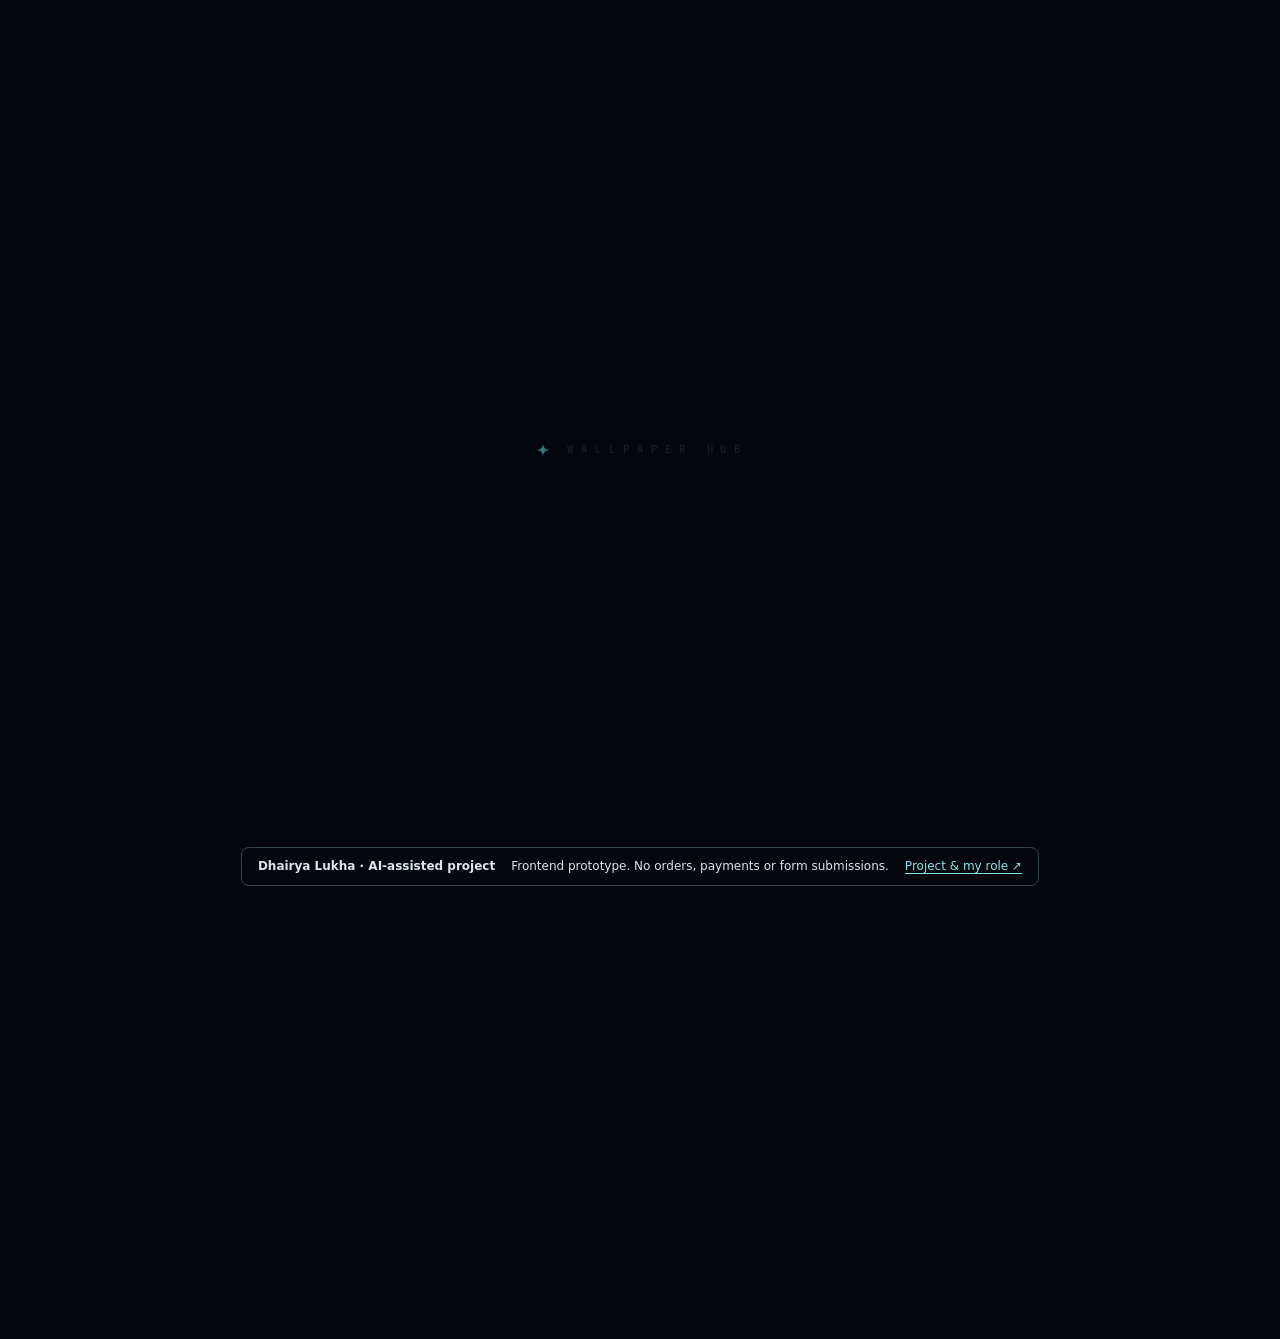
<file: index.html>
<!doctype html>
<html lang="en">
<head>
  <meta charset="utf-8">
  <meta name="viewport" content="width=device-width,initial-scale=1">
  <meta http-equiv="refresh" content="0;url=website/">
  <title>Wallpaper Hub — Dhairya Lukha</title>
  <meta name="description" content="Dhairya Lukha's AI-assisted interactive wallpaper project and website prototype.">
</head>
<body>
  <h1>Wallpaper Hub</h1>
  <p>An AI-assisted personal project by Dhairya Lukha.</p>
  <p><a href="website/">Open the website prototype</a> · <a href="wallpapers/">Try the wallpaper engine</a> · <a href="https://github.com/Dhairya-web/wallpaper-hub">Read the project overview</a></p>
</body>
</html>
</file>
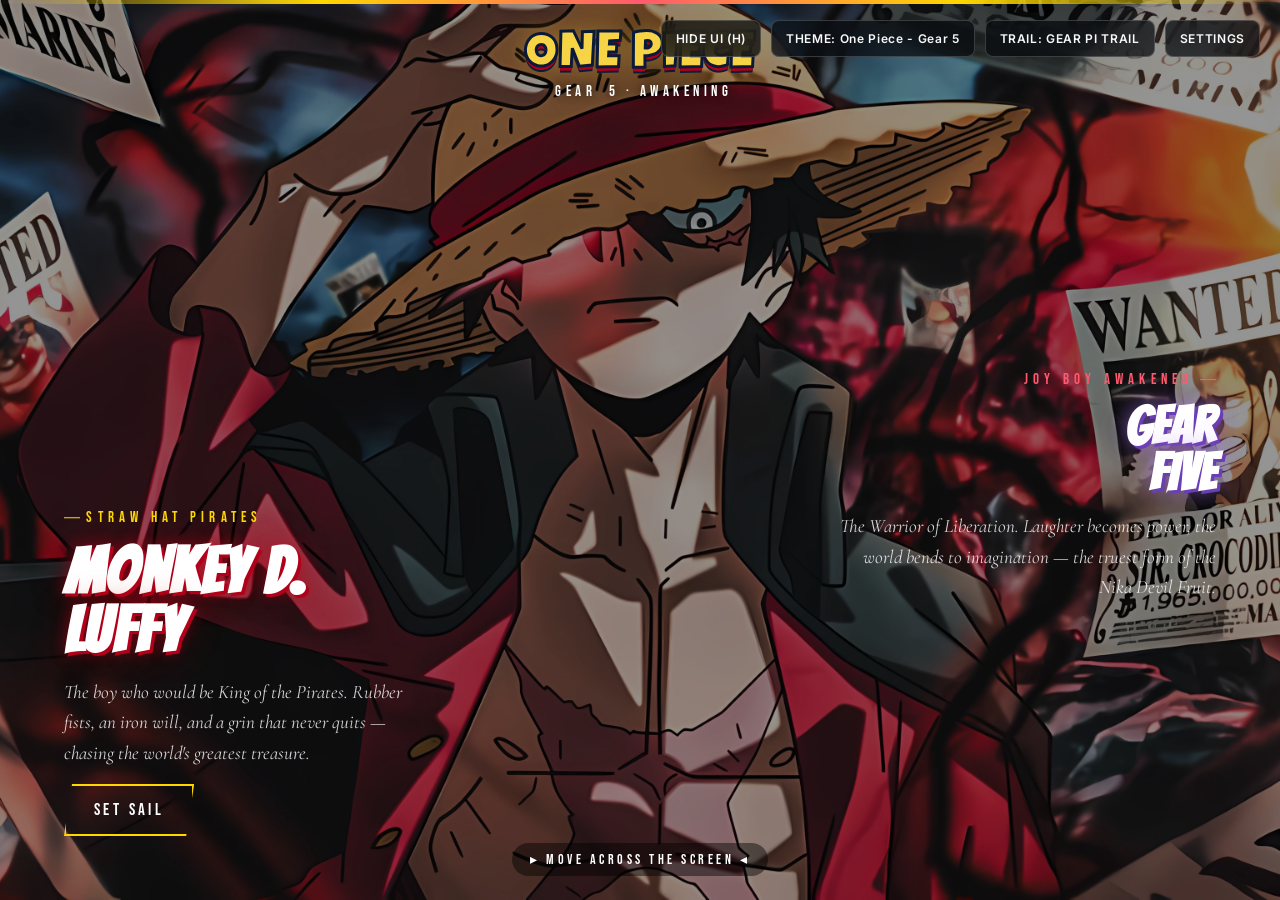
<file: wallpapers/index.html>
<!DOCTYPE html>
<html lang="en">

<head>
  <meta charset="utf-8">
  <meta name="viewport" content="width=device-width, initial-scale=1">
  <title>Interactive Reveal Wallpaper</title>
  <link rel="preconnect" href="https://fonts.googleapis.com">
  <link rel="preconnect" href="https://fonts.gstatic.com" crossorigin>
  <!-- Fonts are loaded dynamically -->
  <script src="assets/data/config.js"></script>
  <style>
    :root {
      --primary: #F4C430;
      --secondary: #ff5a6e;
      --logo-color: #F7D446;
      --logo-stroke: 3px #0a1a3a;
      --title-shadow: 3px 3px 0 #b3001a, 0 0 14px rgba(192, 0, 26, 0.5), 0 0 36px rgba(192, 0, 26, 0.3);
      --right-title-shadow: 3px 3px 0 #6a3fb3, 0 0 16px rgba(180, 120, 255, 0.5), 0 0 40px rgba(180, 120, 255, 0.3);
      --font-logo: 'Luckiest Guy', cursive;
      --font-title: 'Bangers', cursive;
      --font-eyebrow: 'Bebas Neue', sans-serif;
      --font-desc: 'Cormorant Garamond', serif;
    }

    * {
      margin: 0;
      padding: 0;
      box-sizing: border-box;
    }

    [hidden] {
      display: none !important;
    }

    html,
    body {
      height: 100%;
      background: #04060c;
      overflow: hidden;
    }

    .hero {
      position: relative;
      width: 100vw;
      height: 100vh;
      overflow: hidden;
      cursor: none;
    }

    .hero::before {
      content: '';
      position: absolute;
      top: 0;
      left: 0;
      right: 0;
      height: 4px;
      z-index: 20;
      background: linear-gradient(90deg, transparent, var(--primary), var(--secondary), var(--primary), transparent);
    }

    .hero-canvas {
      position: absolute;
      inset: 0;
      width: 100%;
      height: 100%;
      display: block;
      z-index: 0;
    }

    .content {
      position: absolute;
      inset: 0;
      z-index: 10;
      pointer-events: none;
    }

    .logo {
      position: absolute;
      top: 34px;
      left: 50%;
      transform: translateX(-50%);
      width: min(90vw, 960px);
      min-width: 0;
      z-index: 15;
      text-align: center;
      pointer-events: none;
    }

    .logo .op {
      font-family: var(--font-logo);
      font-size: clamp(40px, 4vw, 64px);
      line-height: 0.9;
      letter-spacing: 0.02em;
      color: var(--logo-color);
      -webkit-text-stroke: var(--logo-stroke);
      text-shadow:
        0 4px 0 #b3001a,
        0 6px 0 #0a1a3a,
        0 0 24px rgba(244, 196, 48, 0.45);
    }

    .logo .tag {
      margin-top: 2px;
      font-family: var(--font-eyebrow);
      font-size: 15px;
      letter-spacing: clamp(0.15em, 0.35vw, 0.5em);
      color: #fff;
      text-shadow: 0 0 8px rgba(0, 0, 0, 0.8);
      padding-left: 0.5em;
    }

    .left {
      position: absolute;
      bottom: 64px;
      left: 64px;
      width: 360px;
      min-width: 0;
      display: flex;
      flex-direction: column;
      gap: 16px;
    }

    .right {
      position: absolute;
      top: 54%;
      right: 64px;
      transform: translateY(-50%);
      width: 380px;
      min-width: 0;
      text-align: right;
      display: flex;
      flex-direction: column;
      gap: 14px;
      align-items: flex-end;
    }

    .eyebrow {
      font-family: var(--font-eyebrow);
      font-size: 15px;
      letter-spacing: 0.35em;
      color: var(--primary);
      padding-left: 1.4rem;
      position: relative;
    }

    .eyebrow::before {
      content: '';
      position: absolute;
      left: 0;
      top: 50%;
      transform: translateY(-50%);
      width: 1rem;
      height: 1.5px;
      background: var(--primary);
    }

    .right .eyebrow {
      color: var(--secondary);
      padding: 0 1.4rem 0 0;
    }

    .right .eyebrow::before {
      left: auto;
      right: 0;
      background: var(--secondary);
    }

    .title {
      font-family: var(--font-title);
      font-size: clamp(44px, 5vw, 78px);
      line-height: 0.92;
      color: #fff;
      letter-spacing: 0.02em;
      text-shadow: var(--title-shadow);
    }

    .right .title {
      font-size: clamp(38px, 4vw, 62px);
      color: #fff;
      text-shadow: var(--right-title-shadow);
    }

    .desc {
      font-family: var(--font-desc);
      font-style: italic;
      font-size: 19px;
      line-height: 1.6;
      color: rgba(255, 255, 255, 0.82);
    }

    .btn {
      font-family: var(--font-eyebrow);
      font-size: 17px;
      letter-spacing: 0.2em;
      padding: 14px 28px;
      background: transparent;
      color: #fff;
      border: 2px solid var(--primary);
      cursor: pointer;
      align-self: flex-start;
      position: relative;
      overflow: hidden;
      isolation: isolate;
      clip-path: polygon(8px 0%, 100% 0%, calc(100% - 8px) 100%, 0% 100%);
      pointer-events: all;
      transition: border-color .3s, color .3s;
    }

    .btn::after {
      content: '';
      position: absolute;
      inset: 0;
      background: var(--primary);
      transform: translateX(-105%) skewX(-8deg);
      transition: transform .38s cubic-bezier(.4, 0, .2, 1);
      z-index: -1;
    }

    .btn:hover {
      border-color: #ffe066;
      color: #1a0a00;
    }

    .btn:hover::after {
      transform: translateX(0) skewX(-8deg);
    }

    .hint {
      position: absolute;
      left: 50%;
      bottom: 24px;
      transform: translateX(-50%);
      z-index: 16;
      font-family: var(--font-eyebrow);
      letter-spacing: 0.25em;
      font-size: 14px;
      color: #fff;
      background: rgba(0, 0, 0, 0.45);
      padding: 8px 18px;
      border-radius: 999px;
      max-width: calc(100vw - 40px);
      text-align: center;
      pointer-events: none;
      transition: opacity .5s;
    }

    .logo .op,
    .logo .tag,
    .eyebrow,
    .title,
    .desc,
    .btn,
    .hint {
      min-width: 0;
      max-width: 100%;
      white-space: pre-line;
      overflow-wrap: anywhere;
      word-break: normal;
      hyphens: auto;
      unicode-bidi: plaintext;
    }

    .content, .logo, .hint {
      transition: opacity 0.4s ease;
    }
    body.ui-hidden .content,
    body.ui-hidden .logo,
    body.ui-hidden .hint {
      opacity: 0 !important;
      pointer-events: none;
    }

    .hero[data-theme="aeren-sol"] .logo {
      top: 38px;
      left: 54px;
      width: min(560px, calc(100vw - 108px));
      transform: none;
      text-align: left;
    }

    .hero[data-theme="aeren-sol"] .logo .op {
      font-size: clamp(38px, 3.6vw, 60px);
      letter-spacing: 0.08em;
      text-shadow: 0 0 22px rgba(82, 208, 211, 0.22);
    }

    .hero[data-theme="aeren-sol"] .logo .tag {
      padding-left: 0;
      letter-spacing: clamp(0.12em, 0.26vw, 0.34em);
    }

    .hero[data-theme="aeren-sol"] .left {
      left: 54px;
      bottom: 58px;
      width: min(390px, calc(48vw - 70px));
    }

    .hero[data-theme="aeren-sol"] .right {
      top: 190px;
      right: auto;
      left: 54px;
      width: min(350px, calc(45vw - 70px));
      transform: none;
      text-align: left;
      align-items: flex-start;
    }

    .hero[data-theme="aeren-sol"] .right .eyebrow {
      padding: 0 0 0 1.4rem;
    }

    .hero[data-theme="aeren-sol"] .right .eyebrow::before {
      right: auto;
      left: 0;
    }

    .hero[data-theme="aeren-sol"] .title,
    .hero[data-theme="aeren-sol"] .right .title {
      font-size: clamp(36px, 3.8vw, 60px);
      letter-spacing: 0.045em;
    }

    @media (max-width:680px) {
      .logo .op {
        font-size: 38px;
      }

      .logo .tag {
        font-size: 11px;
        letter-spacing: 0.3em;
      }

      .left {
        left: 22px;
        bottom: 34px;
        width: 62%;
      }

      .right {
        right: 22px;
        width: 58%;
      }

      .title {
        font-size: 42px;
      }

      .right .title {
        font-size: 34px;
      }

      .desc {
        font-size: 15px;
      }

      .btn {
        font-size: 14px;
        padding: 11px 18px;
      }

      .hero[data-theme="aeren-sol"] .logo {
        top: 24px;
        left: 22px;
        width: calc(100vw - 44px);
      }

      .hero[data-theme="aeren-sol"] .right {
        top: 142px;
        right: auto;
        left: 22px;
        width: 62%;
      }

      .hero[data-theme="aeren-sol"] .left {
        left: 22px;
        bottom: 34px;
        width: 62%;
      }
    }
  </style>
</head>

<body>
  <div class="hero" id="hero">
    <canvas class="hero-canvas" id="cv"></canvas>

    <div class="logo">
      <div class="op" id="ui-logoText"></div>
      <div class="tag" id="ui-logoSubText"></div>
    </div>

    <div class="content">
      <div class="left">
        <span class="eyebrow" id="ui-leftEyebrow"></span>
        <h1 class="title" id="ui-leftTitle"></h1>
        <p class="desc" id="ui-leftDesc"></p>
        <button class="btn" id="ui-buttonText" type="button"></button>
      </div>
      <div class="right">
        <span class="eyebrow" id="ui-rightEyebrow"></span>
        <h1 class="title" id="ui-rightTitle"></h1>
        <p class="desc" id="ui-rightDesc"></p>
      </div>
    </div>

    <div class="hint" id="hint"></div>
  </div>

  <script>
    (function () {
      // --- DOM Elements ---
      const hero = document.getElementById('hero');
      const canvas = document.getElementById('cv');
      // Lively's Chromium host can tear when `desynchronized` canvas rendering
      // is combined with a second compositing canvas. Use the stable path.
      const ctx = canvas.getContext('2d');
      const hint = document.getElementById('hint');
      const contentNodes = {
        logoText: document.getElementById('ui-logoText'),
        logoSubText: document.getElementById('ui-logoSubText'),
        leftEyebrow: document.getElementById('ui-leftEyebrow'),
        leftTitle: document.getElementById('ui-leftTitle'),
        leftDesc: document.getElementById('ui-leftDesc'),
        buttonText: document.getElementById('ui-buttonText'),
        rightEyebrow: document.getElementById('ui-rightEyebrow'),
        rightTitle: document.getElementById('ui-rightTitle'),
        rightDesc: document.getElementById('ui-rightDesc'),
        hintText: hint,
      };
      for (const node of Object.values(contentNodes)) node.dir = 'auto';

      // --- Constants ---
      let HEAD_RADIUS = 190;
      const MAX_RENDER_PIXELS = APP_CONFIG.settings?.maxRenderPixels || 2560 * 1440;
      const SETTINGS_SCHEMA_VERSION = 2;
      const SETTINGS_STORAGE_KEY = 'interactive-wallpaper-settings-v2';
      const LEGACY_SETTINGS_STORAGE_KEY = 'interactive-wallpaper-settings-v1';
      const TEXT_FIELD_DEFINITIONS = APP_CONFIG.controls?.textFields || {};
      const LIVELY_TEXT_PROPERTIES = Object.fromEntries(
        Object.entries(TEXT_FIELD_DEFINITIONS)
          .filter(([, definition]) => typeof definition?.propertyName === 'string')
          .map(([fieldId, definition]) => [definition.propertyName, fieldId]),
      );
      const runtimeThemes = APP_CONFIG.themes.filter(theme =>
        theme.enabled !== false || (
          APP_CONFIG.build?.mode === 'development' &&
          APP_CONFIG.build?.platform === 'browser' &&
          theme.developmentPreview === true
        )
      );

      if (!runtimeThemes.length) {
        throw new Error('No enabled wallpaper themes are configured.');
      }

      // --- State ---
      const mouse = { x: 0, y: 0 };
      const smooth = { x: 0, y: 0 };
      let trail = [];
      let isPaused = false;
      let animFrameId = null;
      let renderScale = 1;
      let lastFrameTime = 0;
      let pointerInitialized = false;
      let pointerActive = false;
      let headLastActive = 0;
      let activeTheme = runtimeThemes[0];
      let activeTrailId = activeTheme.settings.defaults.trailId;
      let activeSettings = {};
      let trailHeadScale = 1;
      let targetTrailHeadScale = 1;
      let nextTrailPointId = 0;
      let persistTextTimer = null;
      let pendingTextPersistence = null;
      let motionPreviewEnabled = true;
      const livingMotionState = {
        offsetX: 0,
        offsetY: 0,
        flowX: 0,
        flowY: 0,
        previousPointerX: 0,
        previousPointerY: 0,
        pointerReady: false,
      };
      let livingPetalParticles = [];
      let livingMoteParticles = [];
      let livingConstellationLinks = [];
      let livingMistLayers = [];
      const livingRegionBounds = new WeakMap();
      const livingRegionMeshes = new WeakMap();

      // --- Images ---
      const bottom = new Image(); // mask reveal
      const top = new Image(); // background
      let imageLoadGeneration = 0;
      let imagesReady = false;

      // --- Apply Theme from Config ---
      function getThemeById(themeId) {
        return runtimeThemes.find(theme => theme.id === themeId) || runtimeThemes[0];
      }

      function getThemeTrails(theme) {
        return Array.isArray(theme?.trails) ? theme.trails : [];
      }

      function getTrailOptions(themeId) {
        return getThemeTrails(getThemeById(themeId)).map(trailDefinition => trailDefinition.id);
      }

      function getTrailDefinition(theme, trailId) {
        return getThemeTrails(theme).find(trailDefinition => trailDefinition.id === trailId)
          || getThemeTrails(theme)[0];
      }

      function getActiveTrailDefinition() {
        return getTrailDefinition(activeTheme, activeTrailId);
      }

      function getThemeInteraction(theme = activeTheme) {
        return theme.interaction;
      }

      function getThemeCapabilities(theme) {
        return new Set(theme.settings?.capabilities || []);
      }

      function getThemeTextFields(theme) {
        const fields = Array.isArray(theme.settings?.textFields) ? theme.settings.textFields : [];
        return fields.filter(fieldId => Object.hasOwn(TEXT_FIELD_DEFINITIONS, fieldId));
      }

      function limitCodePoints(value, maximumLength) {
        return Array.from(value).slice(0, maximumLength).join('');
      }

      function normalizeTextValue(value, definition, options = {}) {
        if (typeof value !== 'string') return '';
        let normalized = value.replace(/\r\n?/g, '\n');
        if (options.decodeEscapedNewlines && definition.multiline) {
          normalized = normalized.replace(/\\n/g, '\n');
        }
        normalized = normalized
          .replace(/[\u0000-\u0008\u000B\u000C\u000E-\u001F\u007F]/g, '')
          .replace(/\t/g, ' ');

        if (!definition.multiline) {
          normalized = normalized.replace(/[ \t\r\n]+/g, ' ').trim();
        } else {
          const lines = normalized.split('\n').map(line => line.replace(/ {2,}/g, ' ').trim());
          const compactedLines = [];
          for (const line of lines) {
            const previousLine = compactedLines[compactedLines.length - 1];
            if (line || previousLine !== '') compactedLines.push(line);
          }
          while (compactedLines[0] === '') compactedLines.shift();
          while (compactedLines[compactedLines.length - 1] === '') compactedLines.pop();
          const maximumLines = Number.isInteger(definition.maxLines) ? definition.maxLines : compactedLines.length;
          normalized = compactedLines.slice(0, maximumLines).join('\n');
        }

        return limitCodePoints(normalized, definition.maxLength);
      }

      function sanitizeTextOverrides(theme, candidate = {}, options = {}) {
        const capabilities = getThemeCapabilities(theme);
        if (!capabilities.has('textCustomization') || !candidate || typeof candidate !== 'object' || Array.isArray(candidate)) {
          return {};
        }
        const overrides = {};
        for (const fieldId of getThemeTextFields(theme)) {
          if (!Object.hasOwn(candidate, fieldId)) continue;
          const definition = TEXT_FIELD_DEFINITIONS[fieldId];
          const fallback = normalizeTextValue(theme.content?.[fieldId] || '', definition);
          const normalized = normalizeTextValue(candidate[fieldId], definition, options);
          if (definition.required && !normalized) continue;
          if (normalized === fallback) continue;
          overrides[fieldId] = normalized;
        }
        return overrides;
      }

      function resolveThemeContent(theme = activeTheme, overrides = activeSettings.textOverrides || {}) {
        const resolved = {};
        for (const [fieldId, node] of Object.entries(contentNodes)) {
          void node;
          const definition = TEXT_FIELD_DEFINITIONS[fieldId];
          const fallback = definition
            ? normalizeTextValue(theme.content?.[fieldId] || '', definition)
            : String(theme.content?.[fieldId] || '');
          resolved[fieldId] = Object.hasOwn(overrides, fieldId) ? overrides[fieldId] : fallback;
        }
        return resolved;
      }

      function renderThemeContent() {
        const resolved = resolveThemeContent();
        for (const [fieldId, node] of Object.entries(contentNodes)) {
          const value = resolved[fieldId] || '';
          node.textContent = value;
          node.hidden = value.length === 0;
        }
      }

      function clampControlValue(controlName, value, fallback) {
        const definition = APP_CONFIG.controls?.[controlName];
        const numericValue = Number(value);
        if (!definition || !Number.isFinite(numericValue)) return fallback;
        return Math.min(definition.max, Math.max(definition.min, numericValue));
      }

      function sanitizeThemeSettings(theme, candidate = {}) {
        const defaults = theme.settings?.defaults || {};
        const capabilities = getThemeCapabilities(theme);
        const trailOptions = getTrailOptions(theme.id);
        const fallbackTrailId = trailOptions.includes(defaults.trailId)
          ? defaults.trailId
          : trailOptions[0];
        const settings = {
          trailId: trailOptions.includes(candidate.trailId) ? candidate.trailId : fallbackTrailId,
          artworkMotion: capabilities.has('artworkMotion')
            ? (typeof candidate.artworkMotion === 'boolean'
              ? candidate.artworkMotion
              : defaults.artworkMotion !== false)
            : false,
          showUi: capabilities.has('uiVisibility')
            ? (typeof candidate.showUi === 'boolean' ? candidate.showUi : defaults.showUi !== false)
            : true,
          showSettingsButton: capabilities.has('settingsButtonVisibility')
            ? (typeof candidate.showSettingsButton === 'boolean'
              ? candidate.showSettingsButton
              : defaults.showSettingsButton !== false)
            : false,
          textOverrides: capabilities.has('textCustomization')
            ? sanitizeTextOverrides(theme, candidate.textOverrides || {})
            : {},
        };

        for (const controlName of ['headSize', 'trailPersistence', 'effectIntensity', 'glowStrength', 'backgroundDimming']) {
          const fallback = Number(defaults[controlName]);
          settings[controlName] = capabilities.has(controlName)
            ? clampControlValue(controlName, candidate[controlName], fallback)
            : fallback;
        }

        const performanceOptions = APP_CONFIG.controls?.performanceMode?.options || ['balanced'];
        const requestedPerformance = candidate.performanceMode || defaults.performanceMode;
        settings.performanceMode = capabilities.has('performanceMode') && performanceOptions.includes(requestedPerformance)
          ? requestedPerformance
          : (performanceOptions.includes(defaults.performanceMode) ? defaults.performanceMode : performanceOptions[0]);
        return settings;
      }

      function createEmptyStoredSettings() {
        return { schemaVersion: SETTINGS_SCHEMA_VERSION, themes: {} };
      }

      function readStorageValue(storageKey) {
        try {
          const rawValue = localStorage.getItem(storageKey);
          if (!rawValue) return null;
          const parsed = JSON.parse(rawValue);
          return parsed && typeof parsed === 'object' && !Array.isArray(parsed) ? parsed : null;
        } catch (error) {
          return null;
        }
      }

      function readStoredSettings() {
        if (!APP_CONFIG.settings?.persistSettings) return createEmptyStoredSettings();
        const current = readStorageValue(SETTINGS_STORAGE_KEY);
        if (current?.schemaVersion === SETTINGS_SCHEMA_VERSION &&
          current.themes &&
          typeof current.themes === 'object' &&
          !Array.isArray(current.themes)) {
          return current;
        }
        const legacyThemes = readStorageValue(LEGACY_SETTINGS_STORAGE_KEY);
        return {
          schemaVersion: SETTINGS_SCHEMA_VERSION,
          themes: legacyThemes || {},
        };
      }

      function writeThemeSettings(themeId, settingsSnapshot) {
        if (!APP_CONFIG.settings?.persistSettings || !themeId) return;
        try {
          const stored = readStoredSettings();
          const trailDefaultRevision = getThemeById(themeId)?.settings?.trailDefaultRevision;
          stored.themes[themeId] = {
            ...settingsSnapshot,
            ...(typeof trailDefaultRevision === 'string' && trailDefaultRevision
              ? { trailDefaultRevision }
              : {}),
          };
          localStorage.setItem(SETTINGS_STORAGE_KEY, JSON.stringify(stored));
          localStorage.removeItem(LEGACY_SETTINGS_STORAGE_KEY);
        } catch (error) {
          // Wallpaper hosts may disable storage. Runtime settings still work.
        }
      }

      function flushScheduledThemeSettingsPersistence() {
        clearTimeout(persistTextTimer);
        persistTextTimer = null;
        if (!pendingTextPersistence) return;
        const pending = pendingTextPersistence;
        pendingTextPersistence = null;
        writeThemeSettings(pending.themeId, pending.settings);
      }

      function persistThemeSettings() {
        if (!APP_CONFIG.settings?.persistSettings || !activeTheme) return;
        flushScheduledThemeSettingsPersistence();
        writeThemeSettings(activeTheme.id, {
          ...activeSettings,
          textOverrides: { ...(activeSettings.textOverrides || {}) },
        });
      }

      function scheduleThemeSettingsPersistence() {
        if (!APP_CONFIG.settings?.persistSettings || !activeTheme) return;
        clearTimeout(persistTextTimer);
        pendingTextPersistence = {
          themeId: activeTheme.id,
          settings: {
            ...activeSettings,
            textOverrides: { ...(activeSettings.textOverrides || {}) },
          },
        };
        persistTextTimer = setTimeout(flushScheduledThemeSettingsPersistence, 250);
      }

      function loadThemeSettings(theme) {
        const defaults = theme.settings?.defaults || {};
        const stored = readStoredSettings().themes[theme.id] || {};
        const configuredTrailRevision = theme.settings?.trailDefaultRevision;
        const shouldApplyNewTrailDefault = typeof configuredTrailRevision === 'string' &&
          configuredTrailRevision && stored.trailDefaultRevision !== configuredTrailRevision;
        return sanitizeThemeSettings(theme, {
          ...defaults,
          ...stored,
          ...(shouldApplyNewTrailDefault ? { trailId: defaults.trailId } : {}),
        });
      }

      function startDrawingWhenImagesReady(generation) {
        if (generation !== imageLoadGeneration) return;
        const currentImagesReady = top.complete && top.naturalWidth > 0 &&
          bottom.complete && bottom.naturalWidth > 0;
        if (!currentImagesReady) return;

        imagesReady = true;
        document.body.dataset.imageState = 'ready';
        lastFrameTime = 0;
        if (!isPaused) {
          if (animFrameId) cancelAnimationFrame(animFrameId);
          animFrameId = requestAnimationFrame(draw);
        }
      }

      function loadThemeImages(theme) {
        const generation = ++imageLoadGeneration;
        imagesReady = false;
        document.body.dataset.imageState = 'loading';
        if (animFrameId) {
          cancelAnimationFrame(animFrameId);
          animFrameId = null;
        }

        const handleLoad = () => startDrawingWhenImagesReady(generation);
        const handleError = event => {
          if (generation !== imageLoadGeneration) return;
          imagesReady = false;
          document.body.dataset.imageState = 'error';
          const failedSource = event.currentTarget?.currentSrc || event.currentTarget?.src || 'unknown image';
          console.error(`Wallpaper artwork failed to load: ${failedSource}`);
        };

        top.onload = handleLoad;
        bottom.onload = handleLoad;
        top.onerror = handleError;
        bottom.onerror = handleError;
        top.src = theme.assets.imageAtRest;
        bottom.src = theme.assets.imageInTrail;

        // Cached local images can already be complete before a load event is observed.
        startDrawingWhenImagesReady(generation);
      }

      function applyTheme(themeId, preferredTrailId) {
        flushScheduledThemeSettingsPersistence();
        const theme = getThemeById(themeId);
        const trailOptions = getTrailOptions(theme.id);
        activeTheme = theme;
        activeSettings = loadThemeSettings(theme);
        if (query.get('motion') === 'on' &&
          theme.motion?.enabled === true &&
          getThemeCapabilities(theme).has('artworkMotion')) {
          activeSettings.artworkMotion = true;
        }
        if (trailOptions.includes(preferredTrailId)) activeSettings.trailId = preferredTrailId;
        activeTrailId = activeSettings.trailId;
        trailHeadScale = activeSettings.headSize / 100;
        targetTrailHeadScale = trailHeadScale;
        document.body.classList.toggle('ui-hidden', !activeSettings.showUi);
        hero.dataset.theme = theme.id;
        motionPreviewEnabled = theme.motion?.enabled === true && query.get('motion') !== 'off';
        resetTrail();
        resetLivingMotion();

        // Render immutable defaults plus sanitized plain-text customer overrides.
        renderThemeContent();

        // Inject CSS Colors
        const root = document.documentElement;
        root.style.setProperty('--primary', theme.colors.primary);
        root.style.setProperty('--secondary', theme.colors.secondary);
        root.style.setProperty('--logo-color', theme.colors.logoColor);
        root.style.setProperty('--logo-stroke', theme.colors.logoStroke);
        root.style.setProperty('--title-shadow', theme.colors.titleShadow);
        root.style.setProperty('--right-title-shadow', theme.colors.rightTitleShadow);

        if (theme.fonts) {
          let fontLink = document.getElementById('dynamic-fonts');
          if (fontLink) fontLink.remove();
          const families = Object.values(theme.fonts).map(f => f.replace(/ /g, '+') + ':wght@400;700').join('&family=');
          if (families) {
            fontLink = document.createElement('link');
            fontLink.id = 'dynamic-fonts';
            fontLink.rel = 'stylesheet';
            fontLink.href = `https://fonts.googleapis.com/css2?family=${families}&display=swap`;
            document.head.appendChild(fontLink);
          }
          root.style.setProperty('--font-logo', `'${theme.fonts.logo}', sans-serif`);
          root.style.setProperty('--font-title', `'${theme.fonts.title}', sans-serif`);
          root.style.setProperty('--font-eyebrow', `'${theme.fonts.eyebrow}', sans-serif`);
          root.style.setProperty('--font-desc', `'${theme.fonts.desc}', sans-serif`);
        }

        // Load the current pair as one generation so theme changes cannot strand the render loop.
        loadThemeImages(theme);

        document.title = theme.themeName;
      }

      function setRuntimeSetting(settingName, value, options = {}) {
        const previousTrailId = activeSettings.trailId;
        const previousPerformanceMode = activeSettings.performanceMode;
        const previousArtworkMotion = activeSettings.artworkMotion;
        const previousShowUi = activeSettings.showUi;
        activeSettings = sanitizeThemeSettings(activeTheme, { ...activeSettings, [settingName]: value });
        activeTrailId = activeSettings.trailId;
        targetTrailHeadScale = activeSettings.headSize / 100;
        document.body.classList.toggle('ui-hidden', !activeSettings.showUi);

        if (activeTrailId !== previousTrailId) resetTrail();
        if (activeSettings.performanceMode !== previousPerformanceMode) resize();
        if (activeSettings.artworkMotion !== previousArtworkMotion) {
          resetLivingMotion();
        }
        if (previousShowUi && !activeSettings.showUi) setSettingsPanelOpen(false);
        if (options.persist !== false) persistThemeSettings();
        updateDevButtonLabels();
        updateSettingsControls();
      }

      function setRuntimeTextSetting(fieldId, value, options = {}) {
        if (!getThemeCapabilities(activeTheme).has('textCustomization')) return;
        if (!getThemeTextFields(activeTheme).includes(fieldId)) return;
        const definition = TEXT_FIELD_DEFINITIONS[fieldId];
        const candidateValue = options.decodeEscapedNewlines && definition.multiline
          ? String(value).replace(/\\n/g, '\n')
          : value;
        activeSettings = sanitizeThemeSettings(activeTheme, {
          ...activeSettings,
          textOverrides: {
            ...activeSettings.textOverrides,
            [fieldId]: candidateValue,
          },
        });
        renderThemeContent();
        if (options.persist !== false) {
          if (options.debounce) scheduleThemeSettingsPersistence();
          else persistThemeSettings();
        }
        updateSettingsControls();
      }

      function resetThemeText() {
        activeSettings = sanitizeThemeSettings(activeTheme, {
          ...activeSettings,
          textOverrides: {},
        });
        renderThemeContent();
        persistThemeSettings();
        updateSettingsControls();
      }

      function resetThemeSettings() {
        activeSettings = sanitizeThemeSettings(activeTheme, activeTheme.settings?.defaults || {});
        activeTrailId = activeSettings.trailId;
        trailHeadScale = activeSettings.headSize / 100;
        targetTrailHeadScale = trailHeadScale;
        document.body.classList.toggle('ui-hidden', !activeSettings.showUi);
        renderThemeContent();
        resetTrail();
        resetLivingMotion();
        resize();
        persistThemeSettings();
        updateDevButtonLabels();
        updateSettingsControls();
      }

      function getTrailDurationMs() {
        return getThemeInteraction().baseTrailDurationMs * (activeSettings.trailPersistence || 100) / 100;
      }

      function getEffectIntensity() {
        return (activeSettings.effectIntensity || 100) / 100;
      }

      function getGlowStrength() {
        return (Number.isFinite(activeSettings.glowStrength) ? activeSettings.glowStrength : 100) / 100;
      }

      function getDimmingAlpha() {
        return Math.min(0.9, Math.max(0, (activeSettings.backgroundDimming || 42) / 100));
      }

      function getRenderPixelBudget() {
        const mode = activeSettings.performanceMode || 'balanced';
        if (mode === 'low-power') return Math.min(MAX_RENDER_PIXELS, 1920 * 1080);
        if (mode === 'quality') return MAX_RENDER_PIXELS;
        return Math.min(MAX_RENDER_PIXELS, 2560 * 1440);
      }

      // --- Temporary Theme & UI Switcher ---
      const buildMode = APP_CONFIG.build?.mode || 'development';
      const buildPlatform = APP_CONFIG.build?.platform || 'browser';
      const isDevelopmentBuild = buildMode === 'development' && buildPlatform === 'browser';
      const isCustomerBrowserBuild = buildMode === 'customer' && buildPlatform === 'browser';
      const usesNativeHostSettings = buildMode === 'customer' &&
        (buildPlatform === 'lively' || buildPlatform === 'wallpaper-engine');
      const query = new URLSearchParams(window.location.search);
      const trailGeometryMode = isDevelopmentBuild && query.get('trailGeometry') === 'v2'
        ? 'v2'
        : 'legacy';
      if (isDevelopmentBuild) hero.dataset.trailGeometry = trailGeometryMode;
      const requestedThemeId = isDevelopmentBuild
        ? (query.get('theme') || APP_CONFIG.settings?.defaultThemeId)
        : APP_CONFIG.settings?.defaultThemeId;
      let currentThemeIdx = Math.max(0, runtimeThemes.findIndex(theme => theme.id === requestedThemeId));
      applyTheme(runtimeThemes[currentThemeIdx].id, isDevelopmentBuild ? query.get('trail') : undefined);

      if (!usesNativeHostSettings && !document.getElementById('settings-font')) {
        const settingsFontLink = document.createElement('link');
        settingsFontLink.id = 'settings-font';
        settingsFontLink.rel = 'stylesheet';
        settingsFontLink.href = 'https://fonts.googleapis.com/css2?family=Inter:wght@400;500;600;700&display=swap';
        document.head.appendChild(settingsFontLink);
      }

      const devUiContainer = document.createElement('div');
      devUiContainer.style.cssText = 'position: absolute; top: 20px; right: 20px; z-index: 100; display: flex; flex-wrap: wrap; justify-content: flex-end; max-width: min(720px, calc(100vw - 40px)); gap: 10px; pointer-events: auto; transition: opacity 0.4s;';

      const themeBtn = document.createElement('button');
      themeBtn.textContent = 'SWITCH THEME';
      themeBtn.style.cssText = 'padding: 10px 14px; background: rgba(8,10,15,0.72); color: #f7f8fa; border: 1px solid rgba(255,255,255,0.18); border-radius: 8px; font-family: Inter, "Segoe UI", sans-serif; font-size: 12px; font-weight: 600; cursor: pointer; letter-spacing: 0.055em; backdrop-filter: blur(10px); transition: background 0.25s, color 0.25s, border-color 0.25s;';
      themeBtn.onmouseover = () => { themeBtn.style.background = 'rgba(255,255,255,0.9)'; themeBtn.style.color = '#000'; };
      themeBtn.onmouseout = () => { themeBtn.style.background = 'rgba(0,0,0,0.65)'; themeBtn.style.color = '#fff'; };
      themeBtn.addEventListener('click', () => {
        currentThemeIdx = (currentThemeIdx + 1) % runtimeThemes.length;
        applyTheme(runtimeThemes[currentThemeIdx].id);
        resize();
        updateDevButtonLabels();
        updateSettingsControls();
      });

      const trailBtn = document.createElement('button');
      trailBtn.style.cssText = themeBtn.style.cssText;
      trailBtn.onmouseover = () => { trailBtn.style.background = 'rgba(255,255,255,0.9)'; trailBtn.style.color = '#000'; };
      trailBtn.onmouseout = () => { trailBtn.style.background = 'rgba(0,0,0,0.65)'; trailBtn.style.color = '#fff'; };
      trailBtn.addEventListener('click', () => {
        const themeId = runtimeThemes[currentThemeIdx].id;
        const trailOptions = getTrailOptions(themeId);
        const currentTrailIdx = Math.max(0, trailOptions.indexOf(activeTrailId));
        setRuntimeSetting('trailId', trailOptions[(currentTrailIdx + 1) % trailOptions.length]);
      });

      const motionBtn = document.createElement('button');
      motionBtn.style.cssText = themeBtn.style.cssText;
      motionBtn.onmouseover = () => { motionBtn.style.background = 'rgba(255,255,255,0.9)'; motionBtn.style.color = '#000'; };
      motionBtn.onmouseout = () => { motionBtn.style.background = 'rgba(0,0,0,0.65)'; motionBtn.style.color = '#fff'; };
      motionBtn.addEventListener('click', () => {
        if (activeTheme.motion?.enabled !== true || !getThemeCapabilities(activeTheme).has('artworkMotion')) return;
        motionPreviewEnabled = true;
        setRuntimeSetting('artworkMotion', activeSettings.artworkMotion === false);
      });

      function updateDevButtonLabels() {
        const theme = runtimeThemes[currentThemeIdx];
        const trailDefinition = getTrailDefinition(theme, activeTrailId);
        themeBtn.textContent = `THEME: ${theme.themeName}`;
        trailBtn.textContent = `TRAIL: ${trailDefinition?.name || activeTrailId}`;
        motionBtn.textContent = `ARTWORK: ${getLivingMotionConfig() ? 'LIVING' : 'STATIC'}`;
      }
      updateDevButtonLabels();

      const headSizeControl = document.createElement('label');
      headSizeControl.style.cssText = 'display: grid; grid-template-columns: 1fr; gap: 8px; padding: 10px 0; min-width: 0; color: #e9edf3; border-bottom: 1px solid rgba(255,255,255,0.09); font-family: Inter, "Segoe UI", sans-serif; font-size: 12px; font-weight: 500; letter-spacing: 0.01em;';
      const headSizeLabel = document.createElement('span');
      headSizeLabel.textContent = 'Head size \u00b7 100%';
      headSizeLabel.style.cssText = 'white-space: nowrap;';
      const headSizeInput = document.createElement('input');
      headSizeInput.type = 'range';
      headSizeInput.min = String(APP_CONFIG.controls?.headSize?.min ?? 55);
      headSizeInput.max = String(APP_CONFIG.controls?.headSize?.max ?? 160);
      headSizeInput.step = String(APP_CONFIG.controls?.headSize?.step ?? 5);
      headSizeInput.value = '100';
      headSizeInput.setAttribute('aria-label', 'Trail head size');
      headSizeInput.style.cssText = 'width: 100%; cursor: pointer; accent-color: var(--primary);';
      headSizeInput.addEventListener('input', () => {
        setRuntimeSetting('headSize', Number(headSizeInput.value));
      });
      headSizeControl.appendChild(headSizeLabel);
      headSizeControl.appendChild(headSizeInput);

      function createRangeControl(settingName, labelText) {
        const definition = APP_CONFIG.controls?.[settingName];
        const row = document.createElement('label');
        row.style.cssText = headSizeControl.style.cssText;
        const label = document.createElement('span');
        label.style.cssText = 'white-space: nowrap;';
        const input = document.createElement('input');
        input.type = 'range';
        input.min = String(definition.min);
        input.max = String(definition.max);
        input.step = String(definition.step);
        input.setAttribute('aria-label', labelText);
        input.style.cssText = headSizeInput.style.cssText;
        input.addEventListener('input', () => setRuntimeSetting(settingName, Number(input.value)));
        row.appendChild(label);
        row.appendChild(input);
        return { row, label, input, labelText, settingName };
      }

      const persistenceControl = createRangeControl('trailPersistence', 'Trail persistence');
      const intensityControl = createRangeControl('effectIntensity', 'Effect intensity');
      const glowControl = createRangeControl('glowStrength', 'Glow strength');
      const dimmingControl = createRangeControl('backgroundDimming', 'Background dimming');

      const performanceControl = document.createElement('label');
      performanceControl.style.cssText = headSizeControl.style.cssText;
      const performanceLabel = document.createElement('span');
      performanceLabel.textContent = 'Performance';
      performanceLabel.style.cssText = 'white-space: nowrap;';
      const performanceSelect = document.createElement('select');
      performanceSelect.setAttribute('aria-label', 'Performance mode');
      performanceSelect.style.cssText = 'width: 100%; padding: 8px 10px; color: #f4f6f8; background: rgba(18,21,29,0.96); border: 1px solid rgba(255,255,255,0.14); border-radius: 7px; font: inherit; letter-spacing: 0.01em;';
      for (const optionName of APP_CONFIG.controls?.performanceMode?.options || ['balanced']) {
        const option = document.createElement('option');
        option.value = optionName;
        option.textContent = optionName.replace('-', ' ').toUpperCase();
        performanceSelect.appendChild(option);
      }
      performanceSelect.addEventListener('change', () => setRuntimeSetting('performanceMode', performanceSelect.value));
      performanceControl.appendChild(performanceLabel);
      performanceControl.appendChild(performanceSelect);

      const settingsPanel = document.createElement('div');
      settingsPanel.style.cssText = 'position: absolute; top: 72px; right: 20px; z-index: 99; display: none; flex-direction: column; width: min(340px, calc(100vw - 32px)); max-height:calc(100vh - 110px); overflow-y:auto; overflow-x:hidden; overscroll-behavior:contain; scrollbar-gutter:stable; gap:2px; padding:18px; background:linear-gradient(160deg, rgba(12,15,22,0.94), rgba(5,7,11,0.90)); color:#f5f7fa; border:1px solid rgba(255,255,255,0.13); border-radius:14px; box-shadow:0 20px 60px rgba(0,0,0,0.42); backdrop-filter:blur(18px); pointer-events:auto; font-family:Inter,"Segoe UI",sans-serif; transition:opacity 0.25s, transform 0.25s;';
      settingsPanel.setAttribute('role', 'dialog');
      settingsPanel.setAttribute('aria-modal', 'false');
      settingsPanel.setAttribute('aria-hidden', 'true');
      const settingsHeading = document.createElement('div');
      settingsHeading.id = 'wallpaper-settings-heading';
      settingsHeading.textContent = 'Experience settings';
      settingsHeading.style.cssText = 'font-size: 16px; font-weight: 650; letter-spacing: -0.01em;';
      settingsPanel.setAttribute('aria-labelledby', settingsHeading.id);
      const settingsDescription = document.createElement('div');
      settingsDescription.textContent = 'Tune the interaction without changing the artwork.';
      settingsDescription.style.cssText = 'margin: 3px 0 10px; color: rgba(230,235,244,0.62); font-size: 11px; line-height: 1.45;';
      const settingsHeader = document.createElement('div');
      settingsHeader.style.cssText = 'display:flex; align-items:flex-start; justify-content:space-between; gap:16px;';
      settingsHeader.appendChild(settingsHeading);
      settingsPanel.appendChild(settingsHeader);
      settingsPanel.appendChild(settingsDescription);

      const trailSelectControl = document.createElement('label');
      trailSelectControl.style.cssText = headSizeControl.style.cssText;
      const trailSelectLabel = document.createElement('span');
      trailSelectLabel.textContent = 'Trail style';
      const trailSelect = document.createElement('select');
      trailSelect.setAttribute('aria-label', 'Trail');
      trailSelect.style.cssText = performanceSelect.style.cssText;
      trailSelect.addEventListener('change', () => setRuntimeSetting('trailId', trailSelect.value));
      trailSelectControl.appendChild(trailSelectLabel);
      trailSelectControl.appendChild(trailSelect);
      settingsPanel.appendChild(trailSelectControl);

      const artworkMotionControl = document.createElement('label');
      artworkMotionControl.style.cssText = 'display:flex; align-items:center; justify-content:space-between; gap:12px; padding:10px 0; color:#e9edf3; border-bottom:1px solid rgba(255,255,255,0.09); font-family:Inter,"Segoe UI",sans-serif; font-size:12px; font-weight:500; cursor:pointer;';
      const artworkMotionLabel = document.createElement('span');
      artworkMotionLabel.textContent = 'Living artwork';
      artworkMotionLabel.title = 'Turn off for a completely static artwork layer.';
      const artworkMotionCheckbox = document.createElement('input');
      artworkMotionCheckbox.type = 'checkbox';
      artworkMotionCheckbox.setAttribute('aria-label', 'Living artwork');
      artworkMotionCheckbox.style.cssText = 'width:16px; height:16px; accent-color:var(--primary); cursor:pointer;';
      artworkMotionCheckbox.addEventListener('change', () => {
        motionPreviewEnabled = true;
        setRuntimeSetting('artworkMotion', artworkMotionCheckbox.checked);
      });
      artworkMotionControl.appendChild(artworkMotionLabel);
      artworkMotionControl.appendChild(artworkMotionCheckbox);
      settingsPanel.appendChild(artworkMotionControl);

      const showUiControl = document.createElement('label');
      showUiControl.style.cssText = 'display:flex; align-items:center; justify-content:space-between; gap:12px; padding:10px 0; color:#e9edf3; border-bottom:1px solid rgba(255,255,255,0.09); font-family:Inter,"Segoe UI",sans-serif; font-size:12px; font-weight:500; cursor:pointer;';
      const showUiLabel = document.createElement('span');
      showUiLabel.textContent = 'Show theme text';
      const showUiCheckbox = document.createElement('input');
      showUiCheckbox.type = 'checkbox';
      showUiCheckbox.setAttribute('aria-label', 'Show theme text');
      showUiCheckbox.style.cssText = 'width:16px; height:16px; accent-color:var(--primary); cursor:pointer;';
      showUiCheckbox.addEventListener('change', () => setRuntimeSetting('showUi', showUiCheckbox.checked));
      showUiControl.appendChild(showUiLabel);
      showUiControl.appendChild(showUiCheckbox);
      settingsPanel.appendChild(showUiControl);

      const settingsButtonControl = document.createElement('label');
      settingsButtonControl.style.cssText = showUiControl.style.cssText;
      const settingsButtonLabel = document.createElement('span');
      settingsButtonLabel.textContent = 'Show settings button';
      const settingsButtonCheckbox = document.createElement('input');
      settingsButtonCheckbox.type = 'checkbox';
      settingsButtonCheckbox.setAttribute('aria-label', 'Show settings button');
      settingsButtonCheckbox.style.cssText = showUiCheckbox.style.cssText;
      settingsButtonCheckbox.addEventListener('change', () => {
        setRuntimeSetting('showSettingsButton', settingsButtonCheckbox.checked);
      });
      settingsButtonControl.appendChild(settingsButtonLabel);
      settingsButtonControl.appendChild(settingsButtonCheckbox);
      settingsPanel.appendChild(settingsButtonControl);

      const textEditorDetails = document.createElement('details');
      textEditorDetails.style.cssText = 'padding:2px 0 8px; border-bottom:1px solid rgba(255,255,255,.09);';
      const textEditorSummary = document.createElement('summary');
      textEditorSummary.textContent = 'Text & labels';
      textEditorSummary.style.cssText = 'padding:10px 0; color:rgba(237,241,247,.88); font-size:12px; font-weight:600; cursor:pointer; user-select:none;';
      const textEditorDescription = document.createElement('p');
      textEditorDescription.textContent = 'Personalize the visible wording for this theme.';
      textEditorDescription.style.cssText = 'margin:0 0 10px; color:rgba(230,235,244,.58); font-size:10px; line-height:1.45;';
      const textEditorBody = document.createElement('div');
      textEditorBody.style.cssText = 'display:flex; flex-direction:column; gap:10px; padding:2px 0 8px;';
      const textFieldControls = new Map();

      for (const [fieldId, definition] of Object.entries(TEXT_FIELD_DEFINITIONS)) {
        const fieldControl = document.createElement('label');
        fieldControl.style.cssText = 'display:flex; flex-direction:column; gap:6px; min-width:0; color:#e9edf3; font-size:11px; font-weight:500;';
        const fieldHeader = document.createElement('span');
        fieldHeader.style.cssText = 'display:flex; align-items:center; justify-content:space-between; gap:10px;';
        const fieldLabel = document.createElement('span');
        fieldLabel.textContent = definition.required ? `${definition.label} · required` : definition.label;
        const fieldCounter = document.createElement('span');
        fieldCounter.style.cssText = 'flex:0 0 auto; color:rgba(230,235,244,.42); font-size:9px; font-variant-numeric:tabular-nums;';
        fieldHeader.appendChild(fieldLabel);
        fieldHeader.appendChild(fieldCounter);

        const fieldInput = document.createElement(definition.multiline ? 'textarea' : 'input');
        if (!definition.multiline) fieldInput.type = 'text';
        else fieldInput.rows = definition.maxLength > 100 ? 3 : 2;
        fieldInput.autocomplete = 'off';
        fieldInput.spellcheck = true;
        fieldInput.dir = 'auto';
        fieldInput.setAttribute('aria-label', definition.label);
        fieldInput.style.cssText = 'width:100%; min-height:36px; resize:vertical; padding:9px 10px; color:#f4f6f8; background:rgba(18,21,29,.96); border:1px solid rgba(255,255,255,.14); border-radius:7px; outline:none; font:400 11px/1.45 Inter,"Segoe UI",sans-serif; overflow-wrap:anywhere;';

        const updateCounter = () => {
          fieldCounter.textContent = `${Array.from(fieldInput.value).length} / ${definition.maxLength}`;
        };
        fieldInput.addEventListener('input', () => {
          const limitedValue = normalizeTextValue(fieldInput.value, definition);
          if (limitedValue !== fieldInput.value) fieldInput.value = limitedValue;
          updateCounter();
          setRuntimeTextSetting(fieldId, fieldInput.value, { debounce: true });
        });
        fieldInput.addEventListener('change', () => {
          persistThemeSettings();
          updateSettingsControls();
        });
        fieldInput.addEventListener('blur', () => {
          persistThemeSettings();
          updateSettingsControls();
        });

        fieldControl.appendChild(fieldHeader);
        fieldControl.appendChild(fieldInput);
        textEditorBody.appendChild(fieldControl);
        textFieldControls.set(fieldId, {
          wrapper: fieldControl,
          input: fieldInput,
          counter: fieldCounter,
          updateCounter,
        });
      }

      const restoreTextBtn = document.createElement('button');
      restoreTextBtn.type = 'button';
      restoreTextBtn.textContent = 'Restore original text';
      restoreTextBtn.style.cssText = 'margin-top:2px; padding:8px 10px; color:rgba(245,247,250,.82); background:rgba(255,255,255,.06); border:1px solid rgba(255,255,255,.12); border-radius:7px; cursor:pointer; font:600 10px Inter,"Segoe UI",sans-serif; letter-spacing:.02em;';
      restoreTextBtn.addEventListener('click', resetThemeText);
      textEditorBody.appendChild(restoreTextBtn);
      textEditorDetails.appendChild(textEditorSummary);
      textEditorDetails.appendChild(textEditorDescription);
      textEditorDetails.appendChild(textEditorBody);
      settingsPanel.appendChild(textEditorDetails);

      settingsPanel.appendChild(headSizeControl);
      settingsPanel.appendChild(persistenceControl.row);

      const advancedSettings = document.createElement('details');
      advancedSettings.style.cssText = 'padding:2px 0 8px; border-bottom:1px solid rgba(255,255,255,.09);';
      const advancedSummary = document.createElement('summary');
      advancedSummary.textContent = 'Advanced tuning';
      advancedSummary.style.cssText = 'padding:10px 0; color:rgba(237,241,247,.78); font-size:12px; font-weight:600; cursor:pointer; user-select:none;';
      const advancedSettingsBody = document.createElement('div');
      advancedSettingsBody.style.cssText = 'display:flex; flex-direction:column; padding:0 0 2px;';
      advancedSettingsBody.appendChild(intensityControl.row);
      advancedSettingsBody.appendChild(glowControl.row);
      advancedSettingsBody.appendChild(dimmingControl.row);
      advancedSettingsBody.appendChild(performanceControl);
      advancedSettings.appendChild(advancedSummary);
      advancedSettings.appendChild(advancedSettingsBody);
      settingsPanel.appendChild(advancedSettings);

      const resetSettingsBtn = document.createElement('button');
      resetSettingsBtn.textContent = 'Reset to defaults';
      resetSettingsBtn.style.cssText = themeBtn.style.cssText;
      resetSettingsBtn.addEventListener('click', resetThemeSettings);
      settingsPanel.appendChild(resetSettingsBtn);

      const settingsBtn = document.createElement('button');
      settingsBtn.textContent = 'SETTINGS';
      settingsBtn.style.cssText = themeBtn.style.cssText;

      const customerSettingsBtn = document.createElement('button');
      customerSettingsBtn.type = 'button';
      customerSettingsBtn.textContent = '\u2699';
      customerSettingsBtn.setAttribute('aria-label', 'Open wallpaper settings');
      customerSettingsBtn.setAttribute('aria-keyshortcuts', 'M');
      customerSettingsBtn.title = 'Wallpaper settings (M)';
      customerSettingsBtn.style.cssText = 'position:absolute; right:18px; bottom:18px; z-index:100; width:42px; height:42px; display:grid; place-items:center; padding:0; color:rgba(255,255,255,0.82); background:rgba(8,10,15,0.60); border:1px solid rgba(255,255,255,0.16); border-radius:50%; box-shadow:0 8px 28px rgba(0,0,0,0.28); backdrop-filter:blur(12px); cursor:pointer; font:500 17px Inter,"Segoe UI",sans-serif; transition:background .2s, border-color .2s, transform .2s;';

      const closeSettingsBtn = document.createElement('button');
      closeSettingsBtn.type = 'button';
      closeSettingsBtn.textContent = '\u00d7';
      closeSettingsBtn.setAttribute('aria-label', 'Close wallpaper settings');
      closeSettingsBtn.style.cssText = 'display:none; width:28px; height:28px; flex:0 0 28px; place-items:center; padding:0; color:rgba(255,255,255,.72); background:rgba(255,255,255,.06); border:1px solid rgba(255,255,255,.10); border-radius:7px; cursor:pointer; font:400 20px/1 Inter,"Segoe UI",sans-serif;';
      settingsHeader.appendChild(closeSettingsBtn);

      let settingsPanelReturnFocus = null;

      function setSettingsPanelOpen(isOpen, trigger = null) {
        const wasOpen = settingsPanel.style.display !== 'none';
        if (isOpen && trigger instanceof HTMLElement) settingsPanelReturnFocus = trigger;
        settingsPanel.style.display = isOpen ? 'flex' : 'none';
        settingsPanel.setAttribute('aria-hidden', String(!isOpen));
        settingsBtn.textContent = isOpen ? 'CLOSE SETTINGS' : 'SETTINGS';
        settingsBtn.setAttribute('aria-expanded', String(isOpen));
        customerSettingsBtn.setAttribute('aria-label', isOpen ? 'Close wallpaper settings' : 'Open wallpaper settings');
        customerSettingsBtn.setAttribute('aria-expanded', String(isOpen));
        if (isOpen && isCustomerBrowserBuild) {
          requestAnimationFrame(() => closeSettingsBtn.focus({ preventScroll: true }));
        } else if (!isOpen && wasOpen && settingsPanelReturnFocus?.isConnected && settingsPanelReturnFocus.offsetParent !== null) {
          settingsPanelReturnFocus.focus({ preventScroll: true });
        }
      }

      settingsBtn.addEventListener('click', () => {
        setSettingsPanelOpen(settingsPanel.style.display === 'none', settingsBtn);
      });
      customerSettingsBtn.addEventListener('click', () => {
        setSettingsPanelOpen(settingsPanel.style.display === 'none', customerSettingsBtn);
      });
      closeSettingsBtn.addEventListener('click', () => setSettingsPanelOpen(false));

      const toggleBtn = document.createElement('button');
      toggleBtn.textContent = 'HIDE UI (H)';
      toggleBtn.style.cssText = themeBtn.style.cssText;
      toggleBtn.onmouseover = () => { toggleBtn.style.background = 'rgba(255,255,255,0.9)'; toggleBtn.style.color = '#000'; };
      toggleBtn.onmouseout = () => { toggleBtn.style.background = 'rgba(0,0,0,0.65)'; toggleBtn.style.color = '#fff'; };

      function setUiHidden(isHidden) {
        setRuntimeSetting('showUi', !isHidden);
      }

      function toggleUi() {
        setUiHidden(!document.body.classList.contains('ui-hidden'));
      }

      window.livelyPropertyListener = function (name, value) {
        if (name === 'showUi') {
          setRuntimeSetting('showUi', value === true || value === 'true', { persist: false });
        } else if (name === 'artworkMotion') {
          motionPreviewEnabled = true;
          setRuntimeSetting('artworkMotion', value === true || value === 'true', { persist: false });
        } else if (name === 'showSettingsButton') {
          setRuntimeSetting('showSettingsButton', value === true || value === 'true', { persist: false });
        } else if (name === 'headSize') {
          setRuntimeSetting('headSize', Number(value), { persist: false });
        } else if (name === 'trailPersistence') {
          setRuntimeSetting('trailPersistence', Number(value), { persist: false });
        } else if (name === 'effectIntensity') {
          setRuntimeSetting('effectIntensity', Number(value), { persist: false });
        } else if (name === 'glowStrength') {
          setRuntimeSetting('glowStrength', Number(value), { persist: false });
        } else if (name === 'backgroundDimming') {
          setRuntimeSetting('backgroundDimming', Number(value), { persist: false });
        } else if (name === 'performanceMode') {
          const performanceOptions = APP_CONFIG.controls?.performanceMode?.options || ['balanced'];
          const selectedMode = Number.isInteger(Number(value))
            ? performanceOptions[Number(value)]
            : String(value);
          setRuntimeSetting('performanceMode', selectedMode, { persist: false });
        } else if (name === 'trailId') {
          const trails = getThemeTrails(activeTheme);
          const selectedTrail = Number.isInteger(Number(value))
            ? trails[Number(value)]?.id
            : String(value);
          setRuntimeSetting('trailId', selectedTrail, { persist: false });
        } else if (Object.prototype.hasOwnProperty.call(LIVELY_TEXT_PROPERTIES, name)) {
          setRuntimeTextSetting(LIVELY_TEXT_PROPERTIES[name], String(value ?? ''), {
            persist: false,
            decodeEscapedNewlines: true,
          });
        }
      };
      toggleBtn.addEventListener('mousedown', (event) => {
        event.preventDefault();
        event.stopPropagation();
        toggleUi();
      });

      function isEditableTarget(target) {
        return target instanceof Element && Boolean(
          target.closest('input, textarea, select, [contenteditable="true"], [contenteditable=""]'),
        );
      }

      function handleUiHotkey(event) {
        const isEscape = event.code === 'Escape' || event.key === 'Escape';
        if (isEscape && !usesNativeHostSettings && settingsPanel.style.display !== 'none') {
          event.preventDefault();
          setSettingsPanelOpen(false);
          return;
        }
        if (isEditableTarget(event.target)) return;
        if (event.ctrlKey || event.metaKey || event.altKey) return;
        const isH = event.code === 'KeyH' || String(event.key).toLowerCase() === 'h';
        const isM = event.code === 'KeyM' || String(event.key).toLowerCase() === 'm';
        if (event.repeat) return;
        if (isH) {
          event.preventDefault();
          toggleUi();
        } else if (isM && !usesNativeHostSettings && APP_CONFIG.settings?.showSettingsPanel) {
          event.preventDefault();
          setSettingsPanelOpen(settingsPanel.style.display === 'none');
        }
      }

      document.addEventListener('keydown', handleUiHotkey, true);
      window.addEventListener('pagehide', flushScheduledThemeSettingsPersistence);
      document.documentElement.tabIndex = -1;
      hero.addEventListener('mousedown', () => {
        document.documentElement.focus({ preventScroll: true });
      });

      function updateSettingsControls() {
        const capabilities = getThemeCapabilities(activeTheme);
        const themeTrails = getThemeTrails(activeTheme);
        const canSelectTrail = capabilities.has('trailSelection') && themeTrails.length > 1;
        const supportedTextFields = new Set(getThemeTextFields(activeTheme));
        const canCustomizeText = capabilities.has('textCustomization') && supportedTextFields.size > 0;
        headSizeControl.style.display = capabilities.has('headSize') ? 'grid' : 'none';
        persistenceControl.row.style.display = capabilities.has('trailPersistence') ? 'grid' : 'none';
        intensityControl.row.style.display = capabilities.has('effectIntensity') ? 'grid' : 'none';
        glowControl.row.style.display = capabilities.has('glowStrength') ? 'grid' : 'none';
        dimmingControl.row.style.display = capabilities.has('backgroundDimming') ? 'grid' : 'none';
        performanceControl.style.display = capabilities.has('performanceMode') ? 'grid' : 'none';
        advancedSettings.style.display = [
          'effectIntensity',
          'glowStrength',
          'backgroundDimming',
          'performanceMode',
        ].some(capability => capabilities.has(capability)) ? 'block' : 'none';
        trailBtn.style.display = canSelectTrail ? '' : 'none';
        motionBtn.style.display = isDevelopmentBuild &&
          activeTheme.motion?.enabled === true &&
          capabilities.has('artworkMotion') ? '' : 'none';
        trailSelectControl.style.display = canSelectTrail ? 'grid' : 'none';
        artworkMotionControl.style.display = capabilities.has('artworkMotion') ? 'flex' : 'none';
        showUiControl.style.display = capabilities.has('uiVisibility') ? 'flex' : 'none';
        settingsButtonControl.style.display = isCustomerBrowserBuild &&
          capabilities.has('settingsButtonVisibility') ? 'flex' : 'none';
        textEditorDetails.style.display = canCustomizeText ? 'block' : 'none';

        const resolvedContent = resolveThemeContent();
        for (const [fieldId, control] of textFieldControls) {
          const isSupported = canCustomizeText && supportedTextFields.has(fieldId);
          control.wrapper.hidden = !isSupported;
          if (isSupported && document.activeElement !== control.input) {
            control.input.value = resolvedContent[fieldId] || '';
          }
          control.updateCounter();
        }
        restoreTextBtn.disabled = Object.keys(activeSettings.textOverrides || {}).length === 0;
        restoreTextBtn.style.opacity = restoreTextBtn.disabled ? '0.45' : '1';
        restoreTextBtn.style.cursor = restoreTextBtn.disabled ? 'default' : 'pointer';

        const existingTrailIds = Array.from(trailSelect.options).map(option => option.value);
        const nextTrailIds = themeTrails.map(trail => trail.id);
        if (existingTrailIds.join('|') !== nextTrailIds.join('|')) {
          trailSelect.replaceChildren();
          for (const trailDefinition of themeTrails) {
            const option = document.createElement('option');
            option.value = trailDefinition.id;
            option.textContent = trailDefinition.name;
            trailSelect.appendChild(option);
          }
        }

        headSizeInput.value = String(activeSettings.headSize);
        headSizeLabel.textContent = `Head size \u00b7 ${activeSettings.headSize}%`;
        for (const control of [persistenceControl, intensityControl, glowControl, dimmingControl]) {
          const value = activeSettings[control.settingName];
          control.input.value = String(value);
          control.label.textContent = `${control.labelText} \u00b7 ${value}%`;
        }
        performanceSelect.value = activeSettings.performanceMode;
        trailSelect.value = activeTrailId;
        artworkMotionCheckbox.checked = activeSettings.artworkMotion !== false;
        showUiCheckbox.checked = activeSettings.showUi;
        settingsButtonCheckbox.checked = activeSettings.showSettingsButton;
        settingsHeading.textContent = isDevelopmentBuild
          ? `${activeTheme.themeName} settings`
          : 'Wallpaper settings';
        settingsDescription.textContent = isDevelopmentBuild
          ? 'Development controls for motion, text, visuals, and theme testing.'
          : 'Personalize the interaction and text. Press M anytime to open or close this menu.';
        const isHidden = !activeSettings.showUi;
        toggleBtn.textContent = isHidden ? 'SHOW UI (H)' : 'HIDE UI (H)';
        if (isDevelopmentBuild) {
          // H is the recovery path in development too: a hidden interface must
          // not leave the development toolbar or Settings entry point on screen.
          devUiContainer.style.display = isHidden ? 'none' : 'flex';
          settingsPanel.style.opacity = '1';
        } else {
          settingsPanel.style.opacity = '1';
          const showCustomerSettingsButton = activeSettings.showUi &&
            activeSettings.showSettingsButton;
          customerSettingsBtn.style.display = showCustomerSettingsButton ? 'grid' : 'none';
          customerSettingsBtn.style.opacity = showCustomerSettingsButton ? '1' : '0';
        }
      }

      function isolateSettingsSurface(surface) {
        surface.addEventListener('mouseenter', () => { pointerActive = false; });
        surface.addEventListener('touchstart', () => { pointerActive = false; }, { passive: true });
        surface.addEventListener('mousemove', event => event.stopPropagation());
        surface.addEventListener('touchmove', event => event.stopPropagation(), { passive: true });
      }

      isolateSettingsSurface(devUiContainer);
      isolateSettingsSurface(settingsPanel);
      isolateSettingsSurface(customerSettingsBtn);

      if (isDevelopmentBuild) {
        devUiContainer.appendChild(toggleBtn);
        if (APP_CONFIG.settings?.showThemeSwitcher) {
          devUiContainer.appendChild(themeBtn);
          devUiContainer.appendChild(trailBtn);
          devUiContainer.appendChild(motionBtn);
        }
        if (APP_CONFIG.settings?.showSettingsPanel) {
          devUiContainer.appendChild(settingsBtn);
          hero.appendChild(settingsPanel);
        }
        hero.appendChild(devUiContainer);
      } else if (isCustomerBrowserBuild) {
        settingsPanel.style.top = 'auto';
        settingsPanel.style.right = '18px';
        settingsPanel.style.bottom = '70px';
        closeSettingsBtn.style.display = 'grid';
        hero.appendChild(settingsPanel);
        hero.appendChild(customerSettingsBtn);
      } else if (usesNativeHostSettings) {
        // Lively and Wallpaper Engine expose settings in their own customer UI.
        setSettingsPanelOpen(false);
      }
      updateSettingsControls();

      // --- Rendering Logic ---
      const off = document.createElement('canvas');
      const offc = off.getContext('2d');

      function cover(img, cw, ch) {
        const ir = img.width / img.height, cr = cw / ch;
        let w, h, x, y;
        if (ir > cr) { h = ch; w = ch * ir; x = (cw - w) / 2; y = 0; }
        else { w = cw; h = cw / ir; x = 0; y = (ch - h) / 2; }
        return [x, y, w, h];
      }

      function getLivingMotionConfig() {
        return motionPreviewEnabled &&
          activeSettings.artworkMotion !== false &&
          activeTheme.motion?.enabled === true
          ? activeTheme.motion
          : null;
      }

      function makeSeededRandom(seedText) {
        let state = 2166136261;
        for (const character of seedText) {
          state ^= character.codePointAt(0);
          state = Math.imul(state, 16777619);
        }
        return function random() {
          state = (Math.imul(state, 1664525) + 1013904223) >>> 0;
          return state / 4294967296;
        };
      }

      function getPerformanceCount(counts) {
        return counts?.[activeSettings.performanceMode] || 0;
      }

      function resetLivingMotion() {
        livingMotionState.offsetX = 0;
        livingMotionState.offsetY = 0;
        livingMotionState.flowX = 0;
        livingMotionState.flowY = 0;
        livingMotionState.previousPointerX = 0;
        livingMotionState.previousPointerY = 0;
        livingMotionState.pointerReady = false;
        livingPetalParticles = [];
        livingMoteParticles = [];
        livingConstellationLinks = [];
        livingMistLayers = [];

        const motion = getLivingMotionConfig();
        if (!motion) return;
        const atmosphere = motion.atmosphere;
        const random = makeSeededRandom(`${activeTheme.id}:${activeSettings.performanceMode}`);

        for (let index = 0; index < getPerformanceCount(atmosphere.petalCount); index++) {
          livingPetalParticles.push({
            x: random(),
            y: random(),
            speed: 0.006 + random() * 0.011,
            drift: 0.003 + random() * 0.007,
            sway: 0.003 + random() * 0.009,
            phase: random() * Math.PI * 2,
            size: 1.2 + random() * 2.5,
            spin: 0.12 + random() * 0.30,
            gold: random() > 0.74,
          });
        }

        for (let index = 0; index < getPerformanceCount(atmosphere.moteCount); index++) {
          livingMoteParticles.push({
            x: random(),
            y: 0.16 + random() * 0.76,
            speed: 0.006 + random() * 0.012,
            sway: 0.004 + random() * 0.014,
            phase: random() * Math.PI * 2,
            size: 0.8 + random() * 1.8,
            gold: random() > 0.72,
          });
        }

        for (let index = 0; index < getPerformanceCount(atmosphere.constellationLinkCount); index++) {
          livingConstellationLinks.push({
            x: 0.40 + random() * 0.54,
            y: 0.12 + random() * 0.72,
            length: 0.028 + random() * 0.055,
            angle: -0.9 + random() * 1.8,
            drift: 0.002 + random() * 0.004,
            phase: random() * Math.PI * 2,
          });
        }

        for (let index = 0; index < getPerformanceCount(atmosphere.mistCount); index++) {
          livingMistLayers.push({
            x: 0.12 + random() * 0.54,
            y: 0.18 + random() * 0.52,
            radius: 0.12 + random() * 0.10,
            drift: 0.006 + random() * 0.008,
            phase: random() * Math.PI * 2,
          });
        }
      }

      function updateLivingMotion(now, deltaSeconds, width, height) {
        const motion = getLivingMotionConfig();
        if (!motion) return;
        const parallax = motion.parallax;
        const normalizedX = pointerActive && pointerInitialized
          ? Math.max(-1, Math.min(1, (smooth.x / Math.max(1, width) - 0.5) * 2))
          : 0;
        const normalizedY = pointerActive && pointerInitialized
          ? Math.max(-1, Math.min(1, (smooth.y / Math.max(1, height) - 0.5) * 2))
          : 0;
        const targetX = -normalizedX * parallax.pointerStrengthX +
          Math.sin(now * 0.000073) * parallax.ambientStrengthX;
        const targetY = -normalizedY * parallax.pointerStrengthY +
          Math.cos(now * 0.000061) * parallax.ambientStrengthY;
        const follow = 1 - Math.exp(-parallax.followRate * deltaSeconds);
        livingMotionState.offsetX += (targetX - livingMotionState.offsetX) * follow;
        livingMotionState.offsetY += (targetY - livingMotionState.offsetY) * follow;

        const deformation = motion.deformation;
        if (!deformation.enabled || deformation.sourceType !== 'layered-cutouts') {
          const settle = 1 - Math.exp(-deformation.pointerDecayRate * deltaSeconds);
          livingMotionState.flowX += (0 - livingMotionState.flowX) * settle;
          livingMotionState.flowY += (0 - livingMotionState.flowY) * settle;
          livingMotionState.pointerReady = false;
          return;
        }
        let targetFlowX = 0;
        let targetFlowY = 0;
        if (pointerActive && pointerInitialized) {
          if (livingMotionState.pointerReady) {
            const minimumDimension = Math.max(1, Math.min(width, height));
            const safeDelta = Math.max(1 / 240, deltaSeconds);
            const velocityX = (smooth.x - livingMotionState.previousPointerX) /
              (minimumDimension * safeDelta);
            const velocityY = (smooth.y - livingMotionState.previousPointerY) /
              (minimumDimension * safeDelta);
            targetFlowX = Math.max(-1, Math.min(1, velocityX * deformation.pointerResponse));
            targetFlowY = Math.max(-1, Math.min(1, velocityY * deformation.pointerResponse));
          }
          livingMotionState.pointerReady = true;
          livingMotionState.previousPointerX = smooth.x;
          livingMotionState.previousPointerY = smooth.y;
        } else {
          livingMotionState.pointerReady = false;
        }
        const flowRate = pointerActive
          ? deformation.pointerFollowRate
          : deformation.pointerDecayRate;
        const flowFollow = 1 - Math.exp(-flowRate * deltaSeconds);
        livingMotionState.flowX += (targetFlowX - livingMotionState.flowX) * flowFollow;
        livingMotionState.flowY += (targetFlowY - livingMotionState.flowY) * flowFollow;
      }

      function coverWithLivingMotion(img, width, height) {
        const frame = cover(img, width, height);
        const motion = getLivingMotionConfig();
        if (!motion) return frame;
        const scale = motion.parallax.overscanScale;
        const scaledWidth = frame[2] * scale;
        const scaledHeight = frame[3] * scale;
        return [
          frame[0] - (scaledWidth - frame[2]) * 0.5 + livingMotionState.offsetX,
          frame[1] - (scaledHeight - frame[3]) * 0.5 + livingMotionState.offsetY,
          scaledWidth,
          scaledHeight,
        ];
      }

      function wrapUnit(value) {
        return value - Math.floor(value);
      }

      function appendLivingPolygon(targetContext, imageFrame, points, offsets = null) {
        points.forEach((point, index) => {
          const offset = offsets?.[index] || [0, 0];
          const x = imageFrame[0] + imageFrame[2] * point[0] + offset[0];
          const y = imageFrame[1] + imageFrame[3] * point[1] + offset[1];
          if (index === 0) targetContext.moveTo(x, y);
          else targetContext.lineTo(x, y);
        });
        targetContext.closePath();
      }

      function pointInsideLivingPolygon(x, y, points) {
        let inside = false;
        for (let current = 0, previous = points.length - 1; current < points.length; previous = current++) {
          const currentPoint = points[current];
          const previousPoint = points[previous];
          const verticalDelta = previousPoint[1] - currentPoint[1];
          const safeVerticalDelta = Math.abs(verticalDelta) < 1e-9
            ? (verticalDelta < 0 ? -1e-9 : 1e-9)
            : verticalDelta;
          const crosses = ((currentPoint[1] > y) !== (previousPoint[1] > y)) &&
            (x < (previousPoint[0] - currentPoint[0]) * (y - currentPoint[1]) /
              safeVerticalDelta + currentPoint[0]);
          if (crosses) inside = !inside;
        }
        return inside;
      }

      function getLivingRegionBounds(region) {
        const cached = livingRegionBounds.get(region);
        if (cached) return cached;
        let minX = 1;
        let maxX = 0;
        let minY = 1;
        let maxY = 0;
        for (const point of region.points) {
          minX = Math.min(minX, point[0]);
          maxX = Math.max(maxX, point[0]);
          minY = Math.min(minY, point[1]);
          maxY = Math.max(maxY, point[1]);
        }
        const bounds = {
          minX: Math.max(0, minX),
          maxX: Math.min(1, maxX),
          minY: Math.max(0, minY),
          maxY: Math.min(1, maxY),
        };
        livingRegionBounds.set(region, bounds);
        return bounds;
      }

      function getLivingMesh(region, density) {
        let cachedByDensity = livingRegionMeshes.get(region);
        if (!cachedByDensity) {
          cachedByDensity = new Map();
          livingRegionMeshes.set(region, cachedByDensity);
        }
        if (cachedByDensity.has(density)) return cachedByDensity.get(density);

        const { minX, maxX, minY, maxY } = getLivingRegionBounds(region);
        const spanX = maxX - minX;
        const spanY = maxY - minY;
        const alongSpan = region.axis === 'x' ? spanX : spanY;
        const crossSpan = region.axis === 'x' ? spanY : spanX;
        const alongSegments = Math.max(2, density);
        const crossSegments = Math.max(
          2,
          Math.min(alongSegments, Math.round(alongSegments * crossSpan / Math.max(1e-6, alongSpan))),
        );
        const columns = region.axis === 'x' ? alongSegments : crossSegments;
        const rows = region.axis === 'x' ? crossSegments : alongSegments;
        const vertices = [];
        for (let row = 0; row <= rows; row++) {
          for (let column = 0; column <= columns; column++) {
            vertices.push([
              minX + spanX * column / columns,
              minY + spanY * row / rows,
            ]);
          }
        }

        const triangles = [];
        const vertexAt = (column, row) => row * (columns + 1) + column;
        for (let row = 0; row < rows; row++) {
          for (let column = 0; column < columns; column++) {
            const topLeft = vertexAt(column, row);
            const topRight = vertexAt(column + 1, row);
            const bottomLeft = vertexAt(column, row + 1);
            const bottomRight = vertexAt(column + 1, row + 1);
            const centerX = (vertices[topLeft][0] + vertices[bottomRight][0]) * 0.5;
            const centerY = (vertices[topLeft][1] + vertices[bottomRight][1]) * 0.5;
            const intersectsRegion = pointInsideLivingPolygon(centerX, centerY, region.points) ||
              [topLeft, topRight, bottomLeft, bottomRight].some(index =>
                pointInsideLivingPolygon(vertices[index][0], vertices[index][1], region.points));
            if (!intersectsRegion) continue;
            triangles.push([topLeft, topRight, bottomRight], [topLeft, bottomRight, bottomLeft]);
          }
        }

        const mesh = { vertices, triangles };
        cachedByDensity.set(density, mesh);
        return mesh;
      }

      function getLivingPointOffset(region, bounds, point, now, imageScale) {
        const spanX = Math.max(1e-6, bounds.maxX - bounds.minX);
        const spanY = Math.max(1e-6, bounds.maxY - bounds.minY);
        const localX = Math.max(0, Math.min(1, (point[0] - bounds.minX) / spanX));
        const localY = Math.max(0, Math.min(1, (point[1] - bounds.minY) / spanY));
        const along = region.axis === 'x' ? localX : localY;
        const across = region.axis === 'x' ? localY : localX;
        const distanceFromAnchor = region.anchor === 'end' ? 1 - along : along;
        const easedDistance = distanceFromAnchor * distanceFromAnchor * (3 - 2 * distanceFromAnchor);
        const freedom = Math.pow(Math.max(0, easedDistance), region.falloff);
        const elapsed = now * 0.001;
        const phase = elapsed * region.speed * Math.PI * 2 +
          along * region.frequency + region.phase + (across - 0.5) * 0.68;
        const wave = Math.sin(phase) * 0.52 +
          Math.sin(phase * 0.51 + 1.31) * 0.31 +
          Math.sin(phase * 0.23 + 2.17) * 0.17;
        const crossFlow = region.axis === 'x'
          ? livingMotionState.flowY
          : livingMotionState.flowX;
        const alongFlow = region.axis === 'x'
          ? livingMotionState.flowX
          : livingMotionState.flowY;
        const pointerInfluence = region.pointerInfluence;
        const crossOffset = (wave + crossFlow * pointerInfluence) *
          region.crossAmplitude * imageScale * freedom;
        const alongOffset = (
          Math.sin(phase * 0.63 + 0.79) * 0.62 + alongFlow * pointerInfluence * 0.38
        ) * region.alongAmplitude * imageScale * freedom;
        return region.axis === 'x'
          ? [alongOffset, crossOffset]
          : [crossOffset, alongOffset];
      }

      function expandLivingTriangle(points, padding) {
        const centerX = (points[0][0] + points[1][0] + points[2][0]) / 3;
        const centerY = (points[0][1] + points[1][1] + points[2][1]) / 3;
        return points.map(point => {
          const deltaX = point[0] - centerX;
          const deltaY = point[1] - centerY;
          const length = Math.hypot(deltaX, deltaY) || 1;
          const scale = (length + padding) / length;
          return [centerX + deltaX * scale, centerY + deltaY * scale];
        });
      }

      function drawLivingTexturedTriangle(targetContext, image, source, destination) {
        const sourcePixels = source.map(point => [point[0] * image.width, point[1] * image.height]);
        const [s0, s1, s2] = sourcePixels;
        const denominator = s0[0] * (s1[1] - s2[1]) +
          s1[0] * (s2[1] - s0[1]) + s2[0] * (s0[1] - s1[1]);
        if (Math.abs(denominator) < 1e-6) return;

        const solve = values => [
          (values[0] * (s1[1] - s2[1]) + values[1] * (s2[1] - s0[1]) +
            values[2] * (s0[1] - s1[1])) / denominator,
          (values[0] * (s2[0] - s1[0]) + values[1] * (s0[0] - s2[0]) +
            values[2] * (s1[0] - s0[0])) / denominator,
          (values[0] * (s1[0] * s2[1] - s2[0] * s1[1]) +
            values[1] * (s2[0] * s0[1] - s0[0] * s2[1]) +
            values[2] * (s0[0] * s1[1] - s1[0] * s0[1])) / denominator,
        ];
        const xTransform = solve(destination.map(point => point[0]));
        const yTransform = solve(destination.map(point => point[1]));
        const clipPoints = expandLivingTriangle(destination, 0.65);

        targetContext.save();
        targetContext.beginPath();
        targetContext.moveTo(clipPoints[0][0], clipPoints[0][1]);
        targetContext.lineTo(clipPoints[1][0], clipPoints[1][1]);
        targetContext.lineTo(clipPoints[2][0], clipPoints[2][1]);
        targetContext.closePath();
        targetContext.clip();
        targetContext.transform(
          xTransform[0],
          yTransform[0],
          xTransform[1],
          yTransform[1],
          xTransform[2],
          yTransform[2],
        );
        targetContext.drawImage(image, 0, 0);
        targetContext.restore();
      }

      function drawLivingPuppetRegion(
        targetContext,
        image,
        imageFrame,
        region,
        protectedAreas,
        now,
        deformation,
      ) {
        const meshDensity = getPerformanceCount(deformation.meshDensity);
        if (!meshDensity || !region.points?.length) return;

        const bounds = getLivingRegionBounds(region);
        if (bounds.maxX - bounds.minX <= 0 || bounds.maxY - bounds.minY <= 0) return;
        const imageScale = Math.min(Math.abs(imageFrame[2]), Math.abs(imageFrame[3]));
        const mesh = getLivingMesh(region, meshDensity);
        const offsets = mesh.vertices.map(point =>
          getLivingPointOffset(region, bounds, point, now, imageScale));
        const destination = mesh.vertices.map((point, index) => [
          imageFrame[0] + point[0] * imageFrame[2] + offsets[index][0],
          imageFrame[1] + point[1] * imageFrame[3] + offsets[index][1],
        ]);
        const outlineOffsets = region.points.map(point =>
          getLivingPointOffset(region, bounds, point, now, imageScale));

        targetContext.save();
        targetContext.beginPath();
        appendLivingPolygon(targetContext, imageFrame, region.points, outlineOffsets);
        for (const protectedArea of protectedAreas || []) {
          appendLivingPolygon(targetContext, imageFrame, protectedArea);
        }
        targetContext.clip('evenodd');
        targetContext.globalAlpha = region.opacity;
        targetContext.imageSmoothingEnabled = true;
        targetContext.imageSmoothingQuality = activeSettings.performanceMode === 'quality'
          ? 'high'
          : 'medium';
        for (const triangle of mesh.triangles) {
          drawLivingTexturedTriangle(
            targetContext,
            image,
            triangle.map(index => mesh.vertices[index]),
            triangle.map(index => destination[index]),
          );
        }
        targetContext.restore();
      }

      function drawLivingPuppetRegions(
        targetContext,
        image,
        imageFrame,
        regions,
        protectedAreas,
        now,
      ) {
        const motion = getLivingMotionConfig();
        if (!motion || !regions?.length) return;
        for (const region of regions) {
          drawLivingPuppetRegion(
            targetContext,
            image,
            imageFrame,
            region,
            protectedAreas,
            now,
            motion.deformation,
          );
        }
      }

      function drawLivingRestingAtmosphere(targetContext, now, width, height) {
        const motion = getLivingMotionConfig();
        if (!motion) return;
        const atmosphere = motion.atmosphere;
        const elapsed = now * 0.001 * atmosphere.speedScale;

        targetContext.save();
        targetContext.globalCompositeOperation = 'screen';
        for (const mist of livingMistLayers) {
          const x = wrapUnit(mist.x + elapsed * mist.drift) * width;
          const y = (mist.y + Math.sin(elapsed * 0.11 + mist.phase) * 0.025) * height;
          const radius = Math.max(width, height) * mist.radius;
          const gradient = targetContext.createRadialGradient(x, y, 0, x, y, radius);
          gradient.addColorStop(0, 'rgba(115,170,180,0.045)');
          gradient.addColorStop(0.58, 'rgba(82,116,130,0.022)');
          gradient.addColorStop(1, 'rgba(0,0,0,0)');
          targetContext.fillStyle = gradient;
          targetContext.fillRect(x - radius, y - radius, radius * 2, radius * 2);
        }
        targetContext.restore();

        if (!livingPetalParticles.length) return;
        targetContext.save();
        targetContext.globalCompositeOperation = 'screen';
        targetContext.globalAlpha = atmosphere.restingOpacity;
        for (const particle of livingPetalParticles) {
          const x = wrapUnit(
            particle.x + elapsed * particle.drift +
            Math.sin(elapsed * 0.32 + particle.phase) * particle.sway,
          ) * width;
          const y = wrapUnit(particle.y - elapsed * particle.speed) * height;
          const angle = particle.phase + elapsed * particle.spin;
          targetContext.save();
          targetContext.translate(x, y);
          targetContext.rotate(angle);
          targetContext.beginPath();
          targetContext.ellipse(0, 0, particle.size * 1.7, particle.size * 0.58, 0, 0, Math.PI * 2);
          targetContext.fillStyle = particle.gold
            ? 'rgba(246,210,133,0.48)'
            : 'rgba(154,245,237,0.46)';
          targetContext.fill();
          targetContext.restore();
        }
        targetContext.restore();
      }

      function drawLivingRevealedAtmosphere(targetContext, now, width, height, imageFrame) {
        const motion = getLivingMotionConfig();
        if (!motion) return;
        const atmosphere = motion.atmosphere;
        const elapsed = now * 0.001 * atmosphere.speedScale;

        targetContext.save();
        targetContext.globalCompositeOperation = 'source-atop';
        targetContext.globalAlpha = atmosphere.revealedOpacity;

        if (livingConstellationLinks.length) {
          targetContext.beginPath();
          for (const link of livingConstellationLinks) {
            const sway = Math.sin(elapsed * 0.16 + link.phase) * 0.008;
            const x = wrapUnit(link.x + elapsed * link.drift) * width;
            const y = (link.y + sway) * height;
            const length = link.length * Math.min(width, height);
            targetContext.moveTo(x, y);
            targetContext.lineTo(
              x + Math.cos(link.angle) * length,
              y + Math.sin(link.angle) * length,
            );
          }
          targetContext.strokeStyle = 'rgba(143,231,246,0.24)';
          targetContext.lineWidth = 0.75;
          targetContext.stroke();
        }

        for (const particle of livingMoteParticles) {
          const x = wrapUnit(
            particle.x + Math.sin(elapsed * 0.24 + particle.phase) * particle.sway,
          ) * width;
          const y = wrapUnit(particle.y - elapsed * particle.speed) * height;
          targetContext.beginPath();
          targetContext.arc(x, y, particle.size, 0, Math.PI * 2);
          targetContext.fillStyle = particle.gold
            ? 'rgba(244,207,126,0.74)'
            : 'rgba(134,248,238,0.72)';
          targetContext.fill();
        }

        const starseedX = imageFrame[0] + imageFrame[2] * atmosphere.starseed.x;
        const starseedY = imageFrame[1] + imageFrame[3] * atmosphere.starseed.y;
        const starseedRadius = Math.min(imageFrame[2], imageFrame[3]) * atmosphere.starseed.radiusScale;
        const glow = targetContext.createRadialGradient(
          starseedX, starseedY, 0,
          starseedX, starseedY, starseedRadius,
        );
        glow.addColorStop(0, 'rgba(238,255,250,0.22)');
        glow.addColorStop(0.34, 'rgba(91,231,226,0.10)');
        glow.addColorStop(0.72, 'rgba(228,190,114,0.045)');
        glow.addColorStop(1, 'rgba(0,0,0,0)');
        targetContext.globalAlpha = 1;
        targetContext.fillStyle = glow;
        targetContext.fillRect(
          starseedX - starseedRadius,
          starseedY - starseedRadius,
          starseedRadius * 2,
          starseedRadius * 2,
        );
        targetContext.restore();
      }

      function resize() {
        const w = hero.offsetWidth, h = hero.offsetHeight;
        const interaction = getThemeInteraction();
        const deviceScale = window.devicePixelRatio || 1;
        const memorySafeScale = Math.sqrt(getRenderPixelBudget() / Math.max(1, w * h));
        renderScale = Math.min(deviceScale, memorySafeScale);
        canvas.width = Math.max(1, Math.round(w * renderScale));
        canvas.height = Math.max(1, Math.round(h * renderScale));
        off.width = canvas.width;
        off.height = canvas.height;
        ctx.setTransform(renderScale, 0, 0, renderScale, 0, 0);
        offc.setTransform(renderScale, 0, 0, renderScale, 0, 0);
        ctx.imageSmoothingEnabled = true;
        ctx.imageSmoothingQuality = 'high';
        offc.imageSmoothingEnabled = true;
        offc.imageSmoothingQuality = 'high';
        // The original Minimal Reveal is the sizing authority for every trail.
        HEAD_RADIUS = Math.max(
          interaction.headRadius.minimum,
          Math.min(w, h) * interaction.headRadius.viewportScale,
        );
        resetLivingMotion();
      }
      resize();
      window.addEventListener('resize', resize);

      function updatePointer(x, y) {
        const interaction = getThemeInteraction();
        const isDistantReentry = pointerInitialized && !pointerActive &&
          Math.hypot(x - smooth.x, y - smooth.y) >
            getTrailHeadRadius() * interaction.reentryDistanceScale;
        mouse.x = x;
        mouse.y = y;
        if (!pointerInitialized || isDistantReentry) {
          smooth.x = x;
          smooth.y = y;
          pointerInitialized = true;
          trail.length = 0;
          headLastActive = 0;
          nextTrailPointId = 0;
        }
        pointerActive = true;
        hint.style.opacity = 0;
      }

      function resetTrail() {
        trail.length = 0;
        lastFrameTime = 0;
        pointerInitialized = false;
        pointerActive = false;
        headLastActive = 0;
        nextTrailPointId = 0;
      }

      hero.addEventListener('mousemove', function (e) {
        const r = hero.getBoundingClientRect();
        updatePointer(e.clientX - r.left, e.clientY - r.top);
      });
      hero.addEventListener('touchmove', function (e) {
        const r = hero.getBoundingClientRect(); const t = e.touches[0];
        updatePointer(t.clientX - r.left, t.clientY - r.top);
      }, { passive: true });
      hero.addEventListener('mouseleave', () => { pointerActive = false; });
      hero.addEventListener('touchend', () => { pointerActive = false; }, { passive: true });
      hero.addEventListener('touchcancel', () => { pointerActive = false; }, { passive: true });

      window.livelyWallpaperPlaybackChanged = function (paused) {
        isPaused = paused;
        if (animFrameId) cancelAnimationFrame(animFrameId);
        if (!isPaused && imagesReady) {
          lastFrameTime = 0;
          animFrameId = requestAnimationFrame(draw);
        }
      };

      function updateTrail(now, deltaSeconds) {
        if (!pointerInitialized) return;
        const interaction = getThemeInteraction();
        const sampling = interaction.sampling;

        const sizeFollow = 1 - Math.exp(-interaction.headSizeFollowRate * deltaSeconds);
        trailHeadScale += (targetTrailHeadScale - trailHeadScale) * sizeFollow;
        if (Math.abs(targetTrailHeadScale - trailHeadScale) < 0.0005) {
          trailHeadScale = targetTrailHeadScale;
        }
        const follow = 1 - Math.exp(-interaction.followRate * deltaSeconds);
        smooth.x += (mouse.x - smooth.x) * follow;
        smooth.y += (mouse.y - smooth.y) * follow;

        if (pointerActive) {
          headLastActive = now;
          const lastPoint = trail[trail.length - 1];
          // Keep samples evenly spaced and never insert the live endpoint.
          // The endpoint is drawn separately in buildTrailPath(), so a sample
          // crossing cannot duplicate it or reshape the head at small sizes.
          const spacing = Math.min(
            sampling.maximumSpacing,
            Math.max(sampling.minimumSpacing, getTrailHeadRadius() * sampling.headRadiusFactor),
          );
          const distance = lastPoint
            ? Math.hypot(smooth.x - lastPoint.x, smooth.y - lastPoint.y)
            : Infinity;

          if (!lastPoint) {
            trail.push(makeTrailPoint(smooth.x, smooth.y, now));
          } else if (distance >= spacing) {
            const sampleCount = Math.min(
              sampling.maxSamplesPerFrame,
              Math.floor((distance - 0.001) / spacing),
            );
            for (let step = 1; step <= sampleCount; step++) {
              const progress = (spacing * step) / distance;
              trail.push(makeTrailPoint(
                lastPoint.x + (smooth.x - lastPoint.x) * progress,
                lastPoint.y + (smooth.y - lastPoint.y) * progress,
                now - Math.min(34, deltaSeconds * 1000) * (1 - progress),
              ));
            }
          }
        }

        const trailDuration = getTrailDurationMs();
        while (trail.length && now - trail[0].born > trailDuration) {
          trail.shift();
        }
        if (trail.length > interaction.maxTrailPoints) {
          trail.splice(0, trail.length - interaction.maxTrailPoints);
        }
      }

      function makeTrailPoint(x, y, born) {
        return { x, y, born, id: nextTrailPointId++ };
      }

      function getHeadLife(now) {
        if (!pointerInitialized || !headLastActive) return 0;
        return 1 - Math.min(1, Math.max(0, (now - headLastActive) / getTrailDurationMs()));
      }

      function getTrailLife(point, now) {
        return 1 - Math.min(1, Math.max(0, (now - point.born) / getTrailDurationMs()));
      }

      function getTrailHeadRadius() {
        return HEAD_RADIUS * trailHeadScale;
      }

      function buildTrailPath(now) {
        const headLife = getHeadLife(now);
        if (headLife <= 0) return null;

        const points = trail.slice();
        const lastPoint = points[points.length - 1];
        if (!lastPoint || Math.hypot(smooth.x - lastPoint.x, smooth.y - lastPoint.y) > 0.01) {
          points.push({ x: smooth.x, y: smooth.y, born: headLastActive });
        }
        const distanceFromHead = new Array(points.length).fill(0);
        let accumulatedDistance = 0;
        for (let i = points.length - 2; i >= 0; i--) {
          accumulatedDistance += Math.hypot(
            points[i + 1].x - points[i].x,
            points[i + 1].y - points[i].y,
          );
          distanceFromHead[i] = accumulatedDistance;
        }
        return { points, headLife, distanceFromHead };
      }

      // V2_MINIMAL_GEOMETRY_BEGIN
      const V2_MINIMAL_GEOMETRY = (() => {
        const DEFAULTS = Object.freeze({
          sourceCapacity: 129,
          geometryCapacity: 512,
          pointEpsilon: 0.05,
          segmentEpsilon: 0.02,
          segmentOverlap: 1.25,
          flatnessTolerance: 0.85,
          radiusTolerance: 0.25,
          maxSubdivisionDepth: 4,
          miterLimit: 2,
          reversalDotThreshold: Math.cos(Math.PI * 5 / 6),
          maximumRadius: 4096,
          bodyWidthFloor: 0.72,
          terminalTaperFraction: 0.18,
          terminalTaperSegments: 4,
        });

        function clamp(value, minimum, maximum) {
          return Math.min(maximum, Math.max(minimum, value));
        }

        function distance(x0, y0, x1, y1) {
          return Math.hypot(x1 - x0, y1 - y0);
        }

        function midpoint(a, b) {
          return (a + b) * 0.5;
        }

        function finiteNumber(value, fallback) {
          const parsed = Number(value);
          return Number.isFinite(parsed) ? parsed : fallback;
        }

        function smoothstep01(value) {
          const bounded = clamp(finiteNumber(value, 0), 0, 1);
          return bounded * bounded * (3 - 2 * bounded);
        }

        function resolveTemporalWidthFactor(
          pointEasedLife,
          headEasedLife,
          tailWidthScale,
          lifeWidthScale,
          bodyWidthFloor = DEFAULTS.bodyWidthFloor,
        ) {
          const pointLife = clamp(finiteNumber(pointEasedLife, 0), 0, 1);
          const headLife = clamp(finiteNumber(headEasedLife, 0), 0, 1);
          const tailScale = Math.max(0, finiteNumber(tailWidthScale, 0));
          const lifeScale = Math.max(0, finiteNumber(lifeWidthScale, 0));
          const floorRatio = clamp(
            finiteNumber(bodyWidthFloor, DEFAULTS.bodyWidthFloor),
            0,
            1,
          );
          const fullProfile = tailScale + lifeScale;
          const pointLegacyFactor = (tailScale + pointLife * lifeScale) * pointLife;
          const headLegacyFactor = (tailScale + headLife * lifeScale) * headLife;
          const activeBodyFloor = Math.min(
            headLegacyFactor,
            fullProfile * floorRatio * headLife,
          );
          return Math.max(pointLegacyFactor, activeBodyFloor);
        }

        function normalizedOptions(overrides = {}) {
          return Object.freeze({
            sourceCapacity: Math.max(
              2,
              Math.trunc(finiteNumber(overrides.sourceCapacity, DEFAULTS.sourceCapacity)),
            ),
            geometryCapacity: Math.max(
              8,
              Math.trunc(finiteNumber(overrides.geometryCapacity, DEFAULTS.geometryCapacity)),
            ),
            pointEpsilon: Math.max(
              0.0001,
              finiteNumber(overrides.pointEpsilon, DEFAULTS.pointEpsilon),
            ),
            segmentEpsilon: Math.max(
              0.0001,
              finiteNumber(overrides.segmentEpsilon, DEFAULTS.segmentEpsilon),
            ),
            segmentOverlap: Math.max(
              0,
              finiteNumber(overrides.segmentOverlap, DEFAULTS.segmentOverlap),
            ),
            flatnessTolerance: Math.max(
              0.0001,
              finiteNumber(overrides.flatnessTolerance, DEFAULTS.flatnessTolerance),
            ),
            radiusTolerance: Math.max(
              0.0001,
              finiteNumber(overrides.radiusTolerance, DEFAULTS.radiusTolerance),
            ),
            maxSubdivisionDepth: clamp(
              Math.trunc(finiteNumber(overrides.maxSubdivisionDepth, DEFAULTS.maxSubdivisionDepth)),
              0,
              12,
            ),
            miterLimit: Math.max(
              1,
              finiteNumber(overrides.miterLimit, DEFAULTS.miterLimit),
            ),
            reversalDotThreshold: clamp(
              finiteNumber(overrides.reversalDotThreshold, DEFAULTS.reversalDotThreshold),
              -1,
              1,
            ),
            maximumRadius: Math.max(
              1,
              finiteNumber(overrides.maximumRadius, DEFAULTS.maximumRadius),
            ),
            bodyWidthFloor: clamp(
              finiteNumber(overrides.bodyWidthFloor, DEFAULTS.bodyWidthFloor),
              0,
              1,
            ),
            terminalTaperFraction: clamp(
              finiteNumber(overrides.terminalTaperFraction, DEFAULTS.terminalTaperFraction),
              0.05,
              0.35,
            ),
            terminalTaperSegments: clamp(
              Math.trunc(finiteNumber(
                overrides.terminalTaperSegments,
                DEFAULTS.terminalTaperSegments,
              )),
              2,
              8,
            ),
          });
        }

        function resetReport(report) {
          report.sourcePoints = 0;
          report.knots = 0;
          report.geometryVertices = 0;
          report.geometryCapacity = 0;
          report.capacityPercent = 0;
          report.sourceBudgetHit = false;
          report.geometryBudgetHit = false;
          report.invalidGeometry = false;
          report.duplicateMerges = 0;
          report.zeroLengthSegments = 0;
          report.segmentCount = 0;
          report.joinMiterCount = 0;
          report.joinBevelCount = 0;
          report.joinStraightCount = 0;
          report.reversalCount = 0;
          report.logicalReversalCount = 0;
          report.subdivisionCount = 0;
          report.maximumSubdivisionDepthUsed = 0;
          report.maximumMiterRatio = 0;
          report.sameWindingViolations = 0;
          report.minimumSubpathArea = Infinity;
          report.fillCalls = 0;
          report.strokeCalls = 0;
          report.internalCaps = 0;
          report.terminalBodyDisks = 0;
          report.fillRule = 'nonzero';
          report.endpointError = 0;
          report.bodyWidthFloor = 0;
          report.totalArcLength = 0;
          report.terminalTaperTargetFraction = 0;
          report.terminalTaperFraction = 0;
          report.terminalTaperRequestedLength = 0;
          report.terminalTaperLength = 0;
          report.terminalTaperVertices = 0;
          report.terminalTaperShoulderInserted = false;
          report.terminalTaperSamplesInserted = 0;
          report.representation = 'v2-minimal-same-winding-compound-fill';
          return report;
        }

        function createWorkspace(overrides = {}) {
          const settings = normalizedOptions(overrides);
          const sourceCapacity = settings.sourceCapacity;
          const geometryCapacity = settings.geometryCapacity;
          const report = resetReport({});
          const workspace = {
            settings,
            sourceCapacity,
            geometryCapacity,
            sourceCount: 0,
            knotCount: 0,
            geometryCount: 0,
            sourceX: new Float64Array(sourceCapacity),
            sourceY: new Float64Array(sourceCapacity),
            sourceBorn: new Float64Array(sourceCapacity),
            sourceDistanceFromHead: new Float64Array(sourceCapacity),
            sourceRadius: new Float64Array(sourceCapacity),
            knotX: new Float64Array(sourceCapacity),
            knotY: new Float64Array(sourceCapacity),
            knotRadius: new Float64Array(sourceCapacity),
            knotReversal: new Uint8Array(sourceCapacity),
            geometryX: new Float64Array(geometryCapacity),
            geometryY: new Float64Array(geometryCapacity),
            geometryRadius: new Float64Array(geometryCapacity),
            geometryReversal: new Uint8Array(geometryCapacity),
            frame: null,
            report,
            path: {
              headLife: 0,
              pointCount: 0,
              lastMotionTime: 0,
              geometryMode: 'v2',
            },
            activity: {
              ready: false,
              previousMouseX: 0,
              previousMouseY: 0,
              previousSmoothX: 0,
              previousSmoothY: 0,
              wasPointerActive: false,
              lastMotionTime: 0,
              renewalCount: 0,
            },
          };
          workspace.frame = {
            count: 0,
            x: workspace.sourceX,
            y: workspace.sourceY,
            radius: workspace.sourceRadius,
            sourceBudgetHit: false,
          };
          return workspace;
        }

        function clearFrame(workspace) {
          workspace.sourceCount = 0;
          workspace.knotCount = 0;
          workspace.geometryCount = 0;
          workspace.frame.count = 0;
          workspace.frame.sourceBudgetHit = false;
          workspace.path.headLife = 0;
          workspace.path.pointCount = 0;
          workspace.path.lastMotionTime = 0;
          resetReport(workspace.report);
        }

        function resetWorkspace(workspace) {
          clearFrame(workspace);
          const activity = workspace.activity;
          activity.ready = false;
          activity.previousMouseX = 0;
          activity.previousMouseY = 0;
          activity.previousSmoothX = 0;
          activity.previousSmoothY = 0;
          activity.wasPointerActive = false;
          activity.lastMotionTime = 0;
          activity.renewalCount = 0;
        }

        function appendGeometry(workspace, x, y, radius, report, isFinalEndpoint) {
          if (![x, y, radius].every(Number.isFinite)) {
            report.invalidGeometry = true;
            return false;
          }
          const safeRadius = clamp(radius, 0, workspace.settings.maximumRadius);
          if (workspace.geometryCount < workspace.geometryCapacity) {
            const index = workspace.geometryCount;
            workspace.geometryX[index] = x;
            workspace.geometryY[index] = y;
            workspace.geometryRadius[index] = safeRadius;
            workspace.geometryReversal[index] = 0;
            workspace.geometryCount += 1;
            return true;
          }
          report.geometryBudgetHit = true;
          if (isFinalEndpoint && workspace.geometryCapacity) {
            const index = workspace.geometryCapacity - 1;
            workspace.geometryX[index] = x;
            workspace.geometryY[index] = y;
            workspace.geometryRadius[index] = safeRadius;
            workspace.geometryReversal[index] = 0;
          }
          return false;
        }

        function pointLineDistance(px, py, ax, ay, bx, by) {
          const dx = bx - ax;
          const dy = by - ay;
          const denominator = dx * dx + dy * dy;
          if (denominator <= 1e-12) return Math.hypot(px - ax, py - ay);
          const projection = clamp(((px - ax) * dx + (py - ay) * dy) / denominator, 0, 1);
          return Math.hypot(px - (ax + dx * projection), py - (ay + dy * projection));
        }

        function flattenQuadratic(
          x0, y0, cx, cy, x1, y1,
          r0, rc, r1,
          depth, isFinalEndpoint,
          workspace, report
        ) {
          const settings = workspace.settings;
          if (workspace.geometryCount >= workspace.geometryCapacity - 1 && isFinalEndpoint) {
            report.geometryBudgetHit = true;
            appendGeometry(workspace, x1, y1, r1, report, true);
            return;
          }
          if (workspace.geometryCount >= workspace.geometryCapacity && !isFinalEndpoint) {
            report.geometryBudgetHit = true;
            return;
          }

          const spatialError = pointLineDistance(cx, cy, x0, y0, x1, y1);
          const radiusError = Math.abs(rc - midpoint(r0, r1));
          const flatEnough = spatialError <= settings.flatnessTolerance &&
            radiusError <= settings.radiusTolerance;
          if (flatEnough || depth >= settings.maxSubdivisionDepth) {
            report.maximumSubdivisionDepthUsed = Math.max(report.maximumSubdivisionDepthUsed, depth);
            appendGeometry(workspace, x1, y1, r1, report, isFinalEndpoint);
            return;
          }

          report.subdivisionCount += 1;
          report.maximumSubdivisionDepthUsed = Math.max(report.maximumSubdivisionDepthUsed, depth + 1);
          const x0c = midpoint(x0, cx);
          const y0c = midpoint(y0, cy);
          const cx1 = midpoint(cx, x1);
          const cy1 = midpoint(cy, y1);
          const middleX = midpoint(x0c, cx1);
          const middleY = midpoint(y0c, cy1);
          const r0c = midpoint(r0, rc);
          const rc1 = midpoint(rc, r1);
          const middleRadius = midpoint(r0c, rc1);

          flattenQuadratic(
            x0, y0, x0c, y0c, middleX, middleY,
            r0, r0c, middleRadius,
            depth + 1, false,
            workspace, report
          );
          flattenQuadratic(
            middleX, middleY, cx1, cy1, x1, y1,
            middleRadius, rc1, r1,
            depth + 1, isFinalEndpoint,
            workspace, report
          );
        }

        function compactGeometry(workspace, report) {
          if (workspace.geometryCount < 2) return;
          let write = 1;
          for (let read = 1; read < workspace.geometryCount; read += 1) {
            const previous = write - 1;
            const separation = distance(
              workspace.geometryX[previous], workspace.geometryY[previous],
              workspace.geometryX[read], workspace.geometryY[read],
            );
            if (separation <= workspace.settings.segmentEpsilon) {
              workspace.geometryX[previous] = workspace.geometryX[read];
              workspace.geometryY[previous] = workspace.geometryY[read];
              workspace.geometryRadius[previous] = Math.max(
                workspace.geometryRadius[previous],
                workspace.geometryRadius[read],
              );
              workspace.geometryReversal[previous] = workspace.geometryReversal[previous] ||
                workspace.geometryReversal[read];
              report.zeroLengthSegments += 1;
            } else {
              if (write !== read) {
                workspace.geometryX[write] = workspace.geometryX[read];
                workspace.geometryY[write] = workspace.geometryY[read];
                workspace.geometryRadius[write] = workspace.geometryRadius[read];
                workspace.geometryReversal[write] = workspace.geometryReversal[read];
              }
              write += 1;
            }
          }
          workspace.geometryCount = write;
        }

        function insertGeometryVertex(workspace, index, x, y, radius, report) {
          if (workspace.geometryCount >= workspace.geometryCapacity) {
            report.geometryBudgetHit = true;
            return false;
          }
          for (let read = workspace.geometryCount; read > index; read -= 1) {
            workspace.geometryX[read] = workspace.geometryX[read - 1];
            workspace.geometryY[read] = workspace.geometryY[read - 1];
            workspace.geometryRadius[read] = workspace.geometryRadius[read - 1];
            workspace.geometryReversal[read] = workspace.geometryReversal[read - 1];
          }
          workspace.geometryX[index] = x;
          workspace.geometryY[index] = y;
          workspace.geometryRadius[index] = radius;
          workspace.geometryReversal[index] = 0;
          workspace.geometryCount += 1;
          return true;
        }

        function applyLocalizedTerminalTaper(workspace, report) {
          const settings = workspace.settings;
          report.bodyWidthFloor = settings.bodyWidthFloor;
          report.terminalTaperTargetFraction = settings.terminalTaperFraction;
          if (workspace.geometryCount < 2) return;

          let totalArcLength = 0;
          for (let index = 1; index < workspace.geometryCount; index += 1) {
            totalArcLength += distance(
              workspace.geometryX[index - 1], workspace.geometryY[index - 1],
              workspace.geometryX[index], workspace.geometryY[index],
            );
          }
          report.totalArcLength = totalArcLength;
          if (totalArcLength <= settings.segmentEpsilon) {
            workspace.geometryRadius[0] = 0;
            return;
          }

          const requestedLength = totalArcLength * settings.terminalTaperFraction;
          report.terminalTaperRequestedLength = requestedLength;
          let cumulativeLength = 0;
          let shoulderIndex = workspace.geometryCount - 1;
          for (let index = 1; index < workspace.geometryCount; index += 1) {
            const segmentLength = distance(
              workspace.geometryX[index - 1], workspace.geometryY[index - 1],
              workspace.geometryX[index], workspace.geometryY[index],
            );
            const nextLength = cumulativeLength + segmentLength;
            if (nextLength + 1e-9 < requestedLength) {
              cumulativeLength = nextLength;
              continue;
            }

            const distanceBeforeShoulder = requestedLength - cumulativeLength;
            const distanceAfterShoulder = nextLength - requestedLength;
            if (distanceBeforeShoulder <= settings.segmentEpsilon) {
              shoulderIndex = index - 1;
            } else if (distanceAfterShoulder <= settings.segmentEpsilon) {
              shoulderIndex = index;
            } else {
              const interpolation = distanceBeforeShoulder / segmentLength;
              const shoulderX = workspace.geometryX[index - 1] +
                (workspace.geometryX[index] - workspace.geometryX[index - 1]) * interpolation;
              const shoulderY = workspace.geometryY[index - 1] +
                (workspace.geometryY[index] - workspace.geometryY[index - 1]) * interpolation;
              const shoulderRadius = workspace.geometryRadius[index - 1] +
                (workspace.geometryRadius[index] - workspace.geometryRadius[index - 1]) * interpolation;
              if (insertGeometryVertex(
                workspace,
                index,
                shoulderX,
                shoulderY,
                shoulderRadius,
                report,
              )) {
                shoulderIndex = index;
                report.terminalTaperShoulderInserted = true;
              } else {
                shoulderIndex = index;
              }
            }
            break;
          }

          for (let step = 1; step < settings.terminalTaperSegments; step += 1) {
            const targetLength = requestedLength * step / settings.terminalTaperSegments;
            cumulativeLength = 0;
            for (let index = 1; index <= shoulderIndex; index += 1) {
              const segmentLength = distance(
                workspace.geometryX[index - 1], workspace.geometryY[index - 1],
                workspace.geometryX[index], workspace.geometryY[index],
              );
              const nextLength = cumulativeLength + segmentLength;
              if (nextLength + 1e-9 < targetLength) {
                cumulativeLength = nextLength;
                continue;
              }
              const distanceBeforeMark = targetLength - cumulativeLength;
              const distanceAfterMark = nextLength - targetLength;
              if (
                distanceBeforeMark > settings.segmentEpsilon &&
                distanceAfterMark > settings.segmentEpsilon
              ) {
                const interpolation = distanceBeforeMark / segmentLength;
                const markX = workspace.geometryX[index - 1] +
                  (workspace.geometryX[index] - workspace.geometryX[index - 1]) * interpolation;
                const markY = workspace.geometryY[index - 1] +
                  (workspace.geometryY[index] - workspace.geometryY[index - 1]) * interpolation;
                const markRadius = workspace.geometryRadius[index - 1] +
                  (workspace.geometryRadius[index] - workspace.geometryRadius[index - 1]) * interpolation;
                if (insertGeometryVertex(
                  workspace,
                  index,
                  markX,
                  markY,
                  markRadius,
                  report,
                )) {
                  shoulderIndex += 1;
                  report.terminalTaperSamplesInserted += 1;
                }
              }
              break;
            }
          }

          cumulativeLength = 0;
          for (let index = 0; index < workspace.geometryCount; index += 1) {
            if (index > 0) {
              cumulativeLength += distance(
                workspace.geometryX[index - 1], workspace.geometryY[index - 1],
                workspace.geometryX[index], workspace.geometryY[index],
              );
            }
            if (index >= shoulderIndex) break;
            const taperProgress = requestedLength > 0
              ? clamp(cumulativeLength / requestedLength, 0, 1)
              : 1;
            workspace.geometryRadius[index] *= smoothstep01(taperProgress);
            report.terminalTaperVertices += 1;
          }
          workspace.geometryRadius[0] = 0;

          let shoulderDistance = 0;
          for (let index = 1; index <= shoulderIndex; index += 1) {
            shoulderDistance += distance(
              workspace.geometryX[index - 1], workspace.geometryY[index - 1],
              workspace.geometryX[index], workspace.geometryY[index],
            );
          }
          report.terminalTaperLength = shoulderDistance;
          report.terminalTaperFraction = shoulderDistance / totalArcLength;
        }

        function buildGeometry(frame, workspace) {
          const report = resetReport(workspace.report);
          const settings = workspace.settings;
          workspace.knotCount = 0;
          workspace.geometryCount = 0;
          report.sourcePoints = frame.count;
          report.sourceBudgetHit = frame.sourceBudgetHit === true;
          report.geometryCapacity = workspace.geometryCapacity;
          report.bodyWidthFloor = settings.bodyWidthFloor;
          report.terminalTaperTargetFraction = settings.terminalTaperFraction;
          if (!frame.count) return report;

          for (let index = 0; index < frame.count; index += 1) {
            const x = frame.x[index];
            const y = frame.y[index];
            const radius = frame.radius[index];
            if (![x, y, radius].every(Number.isFinite)) {
              report.invalidGeometry = true;
              workspace.knotCount = 0;
              workspace.geometryCount = 0;
              return report;
            }
            const safeRadius = clamp(radius, 0, settings.maximumRadius);
            if (workspace.knotCount) {
              const previous = workspace.knotCount - 1;
              if (distance(workspace.knotX[previous], workspace.knotY[previous], x, y) <= settings.pointEpsilon) {
                workspace.knotX[previous] = x;
                workspace.knotY[previous] = y;
                workspace.knotRadius[previous] = Math.max(workspace.knotRadius[previous], safeRadius);
                report.duplicateMerges += 1;
                continue;
              }
            }
            if (workspace.knotCount < workspace.sourceCapacity) {
              const write = workspace.knotCount;
              workspace.knotX[write] = x;
              workspace.knotY[write] = y;
              workspace.knotRadius[write] = safeRadius;
              workspace.knotReversal[write] = 0;
              workspace.knotCount += 1;
            } else {
              report.sourceBudgetHit = true;
              const newest = workspace.sourceCapacity - 1;
              workspace.knotX[newest] = x;
              workspace.knotY[newest] = y;
              workspace.knotRadius[newest] = Math.max(workspace.knotRadius[newest], safeRadius);
              workspace.knotReversal[newest] = 0;
            }
          }
          report.knots = workspace.knotCount;
          if (!workspace.knotCount) return report;

          for (let index = 1; index + 1 < workspace.knotCount; index += 1) {
            const previousDx = workspace.knotX[index] - workspace.knotX[index - 1];
            const previousDy = workspace.knotY[index] - workspace.knotY[index - 1];
            const nextDx = workspace.knotX[index + 1] - workspace.knotX[index];
            const nextDy = workspace.knotY[index + 1] - workspace.knotY[index];
            const previousLength = Math.hypot(previousDx, previousDy);
            const nextLength = Math.hypot(nextDx, nextDy);
            if (previousLength <= settings.segmentEpsilon || nextLength <= settings.segmentEpsilon) continue;
            const dot = clamp(
              (previousDx * nextDx + previousDy * nextDy) / (previousLength * nextLength),
              -1,
              1,
            );
            if (dot <= settings.reversalDotThreshold) {
              workspace.knotReversal[index] = 1;
              report.logicalReversalCount += 1;
            }
          }

          if (workspace.knotCount === 1) {
            appendGeometry(
              workspace,
              workspace.knotX[0], workspace.knotY[0], workspace.knotRadius[0],
              report, true,
            );
          } else {
            function emitRun(runStart, runEnd) {
              for (let index = runStart; index <= runEnd; index += 1) {
                const previous = Math.max(runStart, index - 1);
                const next = Math.min(runEnd, index + 1);
                const x0 = index === runStart
                  ? workspace.knotX[index]
                  : midpoint(workspace.knotX[previous], workspace.knotX[index]);
                const y0 = index === runStart
                  ? workspace.knotY[index]
                  : midpoint(workspace.knotY[previous], workspace.knotY[index]);
                const x1 = index === runEnd
                  ? workspace.knotX[index]
                  : midpoint(workspace.knotX[index], workspace.knotX[next]);
                const y1 = index === runEnd
                  ? workspace.knotY[index]
                  : midpoint(workspace.knotY[index], workspace.knotY[next]);
                const r0 = index === runStart
                  ? workspace.knotRadius[index]
                  : midpoint(workspace.knotRadius[previous], workspace.knotRadius[index]);
                const r1 = index === runEnd
                  ? workspace.knotRadius[index]
                  : midpoint(workspace.knotRadius[index], workspace.knotRadius[next]);

                const lastGeometry = workspace.geometryCount - 1;
                if (!workspace.geometryCount || distance(
                  workspace.geometryX[lastGeometry],
                  workspace.geometryY[lastGeometry],
                  x0,
                  y0,
                ) > settings.segmentEpsilon) {
                  appendGeometry(workspace, x0, y0, r0, report, false);
                }
                flattenQuadratic(
                  x0, y0,
                  workspace.knotX[index], workspace.knotY[index],
                  x1, y1,
                  r0, workspace.knotRadius[index], r1,
                  0, index === runEnd && runEnd === workspace.knotCount - 1,
                  workspace, report,
                );
              }
            }

            let runStart = 0;
            for (let index = 1; index + 1 < workspace.knotCount; index += 1) {
              if (!workspace.knotReversal[index]) continue;
              emitRun(runStart, index);
              if (workspace.geometryCount) {
                workspace.geometryReversal[workspace.geometryCount - 1] = 1;
              }
              runStart = index;
            }
            emitRun(runStart, workspace.knotCount - 1);
          }

          compactGeometry(workspace, report);
          if (workspace.geometryCount) {
            const last = workspace.geometryCount - 1;
            const sourceLast = frame.count - 1;
            workspace.geometryX[last] = frame.x[sourceLast];
            workspace.geometryY[last] = frame.y[sourceLast];
            workspace.geometryRadius[last] = clamp(
              frame.radius[sourceLast],
              0,
              settings.maximumRadius,
            );
            report.endpointError = distance(
              workspace.geometryX[last], workspace.geometryY[last],
              frame.x[sourceLast], frame.y[sourceLast],
            );
          }
          applyLocalizedTerminalTaper(workspace, report);
          report.geometryVertices = workspace.geometryCount;
          report.capacityPercent = workspace.geometryCapacity
            ? (workspace.geometryCount / workspace.geometryCapacity) * 100
            : 0;
          return report;
        }

        function signedArea3(x0, y0, x1, y1, x2, y2) {
          return 0.5 * (
            x0 * y1 + x1 * y2 + x2 * y0 -
            y0 * x1 - y1 * x2 - y2 * x0
          );
        }

        function signedArea4(x0, y0, x1, y1, x2, y2, x3, y3) {
          return 0.5 * (
            x0 * y1 + x1 * y2 + x2 * y3 + x3 * y0 -
            y0 * x1 - y1 * x2 - y2 * x3 - y3 * x0
          );
        }

        function recordArea(area, report) {
          if (!Number.isFinite(area)) {
            report.invalidGeometry = true;
            return false;
          }
          const absoluteArea = Math.abs(area);
          if (absoluteArea > 1e-8) {
            report.minimumSubpathArea = Math.min(report.minimumSubpathArea, absoluteArea);
          }
          return absoluteArea > 1e-8;
        }

        function appendTriangle(context, x0, y0, x1, y1, x2, y2, report) {
          const area = signedArea3(x0, y0, x1, y1, x2, y2);
          if (!recordArea(area, report)) return false;
          context.moveTo(x0, y0);
          if (area > 0) {
            context.lineTo(x1, y1);
            context.lineTo(x2, y2);
          } else {
            context.lineTo(x2, y2);
            context.lineTo(x1, y1);
          }
          context.closePath();
          return true;
        }

        function appendQuad(context, x0, y0, x1, y1, x2, y2, x3, y3, report) {
          const area = signedArea4(x0, y0, x1, y1, x2, y2, x3, y3);
          if (!recordArea(area, report)) return false;
          context.moveTo(x0, y0);
          if (area > 0) {
            context.lineTo(x1, y1);
            context.lineTo(x2, y2);
            context.lineTo(x3, y3);
          } else {
            context.lineTo(x3, y3);
            context.lineTo(x2, y2);
            context.lineTo(x1, y1);
          }
          context.closePath();
          return true;
        }

        function appendDisk(context, x, y, radius, report) {
          if (![x, y, radius].every(Number.isFinite) || radius <= 0) return false;
          context.moveTo(x + radius, y);
          context.arc(x, y, radius, 0, Math.PI * 2, false);
          context.closePath();
          report.minimumSubpathArea = Math.min(
            report.minimumSubpathArea,
            Math.PI * radius * radius,
          );
          return true;
        }

        function classifyTurn(t0x, t0y, t1x, t1y, settings = DEFAULTS) {
          const dot = clamp(t0x * t1x + t0y * t1y, -1, 1);
          const cross = t0x * t1y - t0y * t1x;
          if (dot <= settings.reversalDotThreshold) return 'reversal';
          if (Math.abs(cross) <= 1e-5 && dot > 0) return 'straight';
          return 'ordinary';
        }

        function appendCompoundGeometry(context, workspace, report) {
          const settings = workspace.settings;
          const count = workspace.geometryCount;
          for (let index = 0; index + 1 < count; index += 1) {
            const x0 = workspace.geometryX[index];
            const y0 = workspace.geometryY[index];
            const x1 = workspace.geometryX[index + 1];
            const y1 = workspace.geometryY[index + 1];
            const radius0 = workspace.geometryRadius[index];
            const radius1 = workspace.geometryRadius[index + 1];
            const dx = x1 - x0;
            const dy = y1 - y0;
            const length = Math.hypot(dx, dy);
            if (length <= settings.segmentEpsilon) {
              report.zeroLengthSegments += 1;
              continue;
            }
            const normalX = -dy / length;
            const normalY = dx / length;
            const tangentX = dx / length;
            const tangentY = dy / length;
            const boundedOverlap = Math.min(settings.segmentOverlap, length * 0.25);
            const startOverlap = index === 0 ? 0 : boundedOverlap;
            const endOverlap = index === count - 2 ? 0 : boundedOverlap;
            const startX = x0 - tangentX * startOverlap;
            const startY = y0 - tangentY * startOverlap;
            const endX = x1 + tangentX * endOverlap;
            const endY = y1 + tangentY * endOverlap;
            if (appendQuad(
              context,
              startX + normalX * radius0, startY + normalY * radius0,
              endX + normalX * radius1, endY + normalY * radius1,
              endX - normalX * radius1, endY - normalY * radius1,
              startX - normalX * radius0, startY - normalY * radius0,
              report,
            )) {
              report.segmentCount += 1;
            }
          }

          for (let index = 1; index + 1 < count; index += 1) {
            const px = workspace.geometryX[index];
            const py = workspace.geometryY[index];
            const previousDx = px - workspace.geometryX[index - 1];
            const previousDy = py - workspace.geometryY[index - 1];
            const nextDx = workspace.geometryX[index + 1] - px;
            const nextDy = workspace.geometryY[index + 1] - py;
            const previousLength = Math.hypot(previousDx, previousDy);
            const nextLength = Math.hypot(nextDx, nextDy);
            if (previousLength <= settings.segmentEpsilon || nextLength <= settings.segmentEpsilon) continue;
            const t0x = previousDx / previousLength;
            const t0y = previousDy / previousLength;
            const t1x = nextDx / nextLength;
            const t1y = nextDy / nextLength;
            const classification = workspace.geometryReversal[index]
              ? 'reversal'
              : classifyTurn(t0x, t0y, t1x, t1y, settings);
            const radius = workspace.geometryRadius[index];
            if (radius <= 1e-6) continue;
            if (classification === 'straight') {
              report.joinStraightCount += 1;
              continue;
            }
            if (classification === 'reversal') {
              if (appendDisk(context, px, py, radius, report)) {
                report.reversalCount += 1;
              }
              continue;
            }

            const cross = t0x * t1y - t0y * t1x;
            const outerSign = cross > 0 ? -1 : 1;
            const normal0X = -t0y * outerSign;
            const normal0Y = t0x * outerSign;
            const normal1X = -t1y * outerSign;
            const normal1Y = t1x * outerSign;
            const ax = px + normal0X * radius;
            const ay = py + normal0Y * radius;
            const bx = px + normal1X * radius;
            const by = py + normal1Y * radius;
            const bisectorX = normal0X + normal1X;
            const bisectorY = normal0Y + normal1Y;
            const bisectorLength = Math.hypot(bisectorX, bisectorY);
            let usedMiter = false;

            if (bisectorLength > 1e-6) {
              const unitX = bisectorX / bisectorLength;
              const unitY = bisectorY / bisectorLength;
              const denominator = unitX * normal1X + unitY * normal1Y;
              if (denominator > 1e-5) {
                const miterLength = radius / denominator;
                const miterRatio = miterLength / Math.max(radius, 1e-6);
                const mx = px + unitX * miterLength;
                const my = py + unitY * miterLength;
                report.maximumMiterRatio = Math.max(report.maximumMiterRatio, miterRatio);
                if (
                  Number.isFinite(mx) && Number.isFinite(my) &&
                  miterRatio <= settings.miterLimit && miterRatio >= 1 &&
                  (mx - px) * unitX + (my - py) * unitY > 0
                ) {
                  usedMiter = appendQuad(
                    context,
                    ax, ay,
                    mx, my,
                    bx, by,
                    px, py,
                    report,
                  );
                }
              }
            }
            if (usedMiter) {
              report.joinMiterCount += 1;
            } else {
              appendTriangle(context, ax, ay, px, py, bx, by, report);
              report.joinBevelCount += 1;
            }
          }
        }

        function renderCompoundMask(context, frame, workspace, fillStyle) {
          const report = buildGeometry(frame, workspace);
          if (report.invalidGeometry || workspace.geometryCount < 2) {
            if (!Number.isFinite(report.minimumSubpathArea)) report.minimumSubpathArea = 0;
            return report;
          }
          context.save();
          context.globalCompositeOperation = 'source-over';
          context.globalAlpha = 1;
          context.fillStyle = fillStyle;
          context.beginPath();
          appendCompoundGeometry(context, workspace, report);
          if (report.segmentCount > 0) {
            context.fill('nonzero');
            report.fillCalls = 1;
          }
          context.restore();
          if (!Number.isFinite(report.minimumSubpathArea)) report.minimumSubpathArea = 0;
          return report;
        }

        return Object.freeze({
          DEFAULTS,
          appendCompoundGeometry,
          buildGeometry,
          classifyTurn,
          clearFrame,
          createWorkspace,
          normalizedOptions,
          renderCompoundMask,
          resolveTemporalWidthFactor,
          resetWorkspace,
          signedArea3,
          signedArea4,
        });
      })();
      // V2_MINIMAL_GEOMETRY_END

      const V2_MINIMAL_MOTION_EPSILON = 0.01;
      const V2_MINIMAL_RUNTIME = {
        active: false,
        workspace: null,
        frameCount: 0,
        peakGeometryVertices: 0,
        capacityHit: false,
        headVisible: false,
        lastBuildMilliseconds: 0,
        peakBuildMilliseconds: 0,
      };

      function isV2MinimalTrail(trailDefinition) {
        return trailGeometryMode === 'v2' && trailDefinition?.renderer === 'minimalReveal';
      }

      function getV2MinimalWorkspace() {
        if (!V2_MINIMAL_RUNTIME.workspace) {
          V2_MINIMAL_RUNTIME.workspace = V2_MINIMAL_GEOMETRY.createWorkspace();
          if (isDevelopmentBuild) {
            hero.dataset.v2WorkspaceCount = '1';
            hero.dataset.v2SourceCapacity = String(V2_MINIMAL_RUNTIME.workspace.sourceCapacity);
            hero.dataset.v2GeometryCapacity = String(V2_MINIMAL_RUNTIME.workspace.geometryCapacity);
            hero.dataset.v2PeakGeometryVertices = '0';
            hero.dataset.v2CapacityHit = 'false';
            hero.dataset.v2InvalidGeometry = 'false';
            hero.dataset.v2EndpointError = '0';
            hero.dataset.v2HeadVisible = 'false';
            hero.dataset.v2BodyWidthFloor = String(
              V2_MINIMAL_RUNTIME.workspace.settings.bodyWidthFloor,
            );
            hero.dataset.v2TerminalTaperFraction = String(
              V2_MINIMAL_RUNTIME.workspace.settings.terminalTaperFraction,
            );
          }
        }
        V2_MINIMAL_RUNTIME.active = true;
        if (isDevelopmentBuild) hero.dataset.v2Active = 'true';
        return V2_MINIMAL_RUNTIME.workspace;
      }

      function deactivateV2MinimalRuntime() {
        if (!V2_MINIMAL_RUNTIME.active && !V2_MINIMAL_RUNTIME.workspace) return;
        if (V2_MINIMAL_RUNTIME.workspace) {
          V2_MINIMAL_GEOMETRY.resetWorkspace(V2_MINIMAL_RUNTIME.workspace);
        }
        V2_MINIMAL_RUNTIME.workspace = null;
        V2_MINIMAL_RUNTIME.active = false;
        V2_MINIMAL_RUNTIME.frameCount = 0;
        V2_MINIMAL_RUNTIME.peakGeometryVertices = 0;
        V2_MINIMAL_RUNTIME.capacityHit = false;
        V2_MINIMAL_RUNTIME.headVisible = false;
        V2_MINIMAL_RUNTIME.lastBuildMilliseconds = 0;
        V2_MINIMAL_RUNTIME.peakBuildMilliseconds = 0;
        if (isDevelopmentBuild) {
          hero.dataset.v2Active = 'false';
          hero.dataset.v2WorkspaceCount = '0';
          hero.dataset.v2PeakGeometryVertices = '0';
          hero.dataset.v2CapacityHit = 'false';
          hero.dataset.v2InvalidGeometry = 'false';
          hero.dataset.v2EndpointError = '0';
          hero.dataset.v2HeadVisible = 'false';
        }
      }

      function saturatingIncrement(value) {
        return value < Number.MAX_SAFE_INTEGER ? value + 1 : value;
      }

      function getV2MinimalHeadLife(now, lastMotionTime, duration) {
        if (![now, lastMotionTime, duration].every(Number.isFinite) || duration <= 0) return 0;
        return 1 - Math.min(1, Math.max(0, (now - lastMotionTime) / duration));
      }

      function updateV2MinimalActivity(workspace, now) {
        const activity = workspace.activity;
        if (!activity.ready) {
          activity.ready = true;
          activity.previousMouseX = mouse.x;
          activity.previousMouseY = mouse.y;
          activity.previousSmoothX = smooth.x;
          activity.previousSmoothY = smooth.y;
          activity.wasPointerActive = pointerActive;
          activity.lastMotionTime = now;
          activity.renewalCount = 1;
          return activity.lastMotionTime;
        }

        const targetMovement = Math.hypot(
          mouse.x - activity.previousMouseX,
          mouse.y - activity.previousMouseY,
        );
        const smoothedMovement = Math.hypot(
          smooth.x - activity.previousSmoothX,
          smooth.y - activity.previousSmoothY,
        );
        const smoothingResidual = Math.hypot(mouse.x - smooth.x, mouse.y - smooth.y);
        const becameActive = pointerActive && !activity.wasPointerActive;
        if (
          pointerActive && (
            becameActive ||
            targetMovement > V2_MINIMAL_MOTION_EPSILON ||
            smoothedMovement > V2_MINIMAL_MOTION_EPSILON ||
            smoothingResidual > V2_MINIMAL_MOTION_EPSILON
          )
        ) {
          activity.lastMotionTime = now;
          activity.renewalCount = saturatingIncrement(activity.renewalCount);
        }
        activity.previousMouseX = mouse.x;
        activity.previousMouseY = mouse.y;
        activity.previousSmoothX = smooth.x;
        activity.previousSmoothY = smooth.y;
        activity.wasPointerActive = pointerActive;
        return activity.lastMotionTime;
      }

      function prepareV2MinimalFrame(now, style, workspace) {
        const lastMotionTime = updateV2MinimalActivity(workspace, now);
        const duration = getTrailDurationMs();
        const headLife = getV2MinimalHeadLife(now, lastMotionTime, duration);
        const headEase = headLife * headLife * (3 - 2 * headLife);
        workspace.path.headLife = headLife;
        workspace.path.lastMotionTime = lastMotionTime;
        workspace.sourceCount = 0;
        workspace.frame.count = 0;
        workspace.frame.sourceBudgetHit = false;
        if (headLife <= 0) {
          V2_MINIMAL_GEOMETRY.clearFrame(workspace);
          return null;
        }

        const maximumAcceptedPoints = workspace.sourceCapacity - 1;
        const sourceStart = Math.max(0, trail.length - maximumAcceptedPoints);
        if (sourceStart > 0) workspace.frame.sourceBudgetHit = true;
        for (let index = sourceStart; index < trail.length; index += 1) {
          const point = trail[index];
          const write = workspace.sourceCount;
          workspace.sourceX[write] = point.x;
          workspace.sourceY[write] = point.y;
          workspace.sourceBorn[write] = point.born;
          workspace.sourceCount += 1;
        }

        const last = workspace.sourceCount - 1;
        if (
          last < 0 ||
          Math.hypot(smooth.x - workspace.sourceX[last], smooth.y - workspace.sourceY[last]) >
            V2_MINIMAL_MOTION_EPSILON
        ) {
          const write = Math.min(workspace.sourceCount, workspace.sourceCapacity - 1);
          if (workspace.sourceCount >= workspace.sourceCapacity) {
            workspace.frame.sourceBudgetHit = true;
          } else {
            workspace.sourceCount += 1;
          }
          workspace.sourceX[write] = smooth.x;
          workspace.sourceY[write] = smooth.y;
          workspace.sourceBorn[write] = lastMotionTime;
        } else {
          workspace.sourceX[last] = smooth.x;
          workspace.sourceY[last] = smooth.y;
          workspace.sourceBorn[last] = Math.max(workspace.sourceBorn[last], lastMotionTime);
        }

        let accumulatedDistance = 0;
        if (workspace.sourceCount) {
          workspace.sourceDistanceFromHead[workspace.sourceCount - 1] = 0;
        }
        for (let index = workspace.sourceCount - 2; index >= 0; index -= 1) {
          accumulatedDistance += Math.hypot(
            workspace.sourceX[index + 1] - workspace.sourceX[index],
            workspace.sourceY[index + 1] - workspace.sourceY[index],
          );
          workspace.sourceDistanceFromHead[index] = accumulatedDistance;
        }

        const ribbon = getThemeInteraction().ribbon;
        const headBlendDistance = Math.max(
          1,
          HEAD_RADIUS * getThemeInteraction().headScaleBlendRadius,
        );
        for (let index = 0; index < workspace.sourceCount; index += 1) {
          const life = 1 - Math.min(
            1,
            Math.max(0, (now - workspace.sourceBorn[index]) / duration),
          );
          const easedLife = life * life * (3 - 2 * life);
          const scaleBlend = Math.max(
            0,
            1 - workspace.sourceDistanceFromHead[index] / headBlendDistance,
          );
          const smoothScaleBlend = scaleBlend * scaleBlend * (3 - 2 * scaleBlend);
          const localHeadScale = 1 + (trailHeadScale - 1) * smoothScaleBlend;
          const temporalWidthFactor = V2_MINIMAL_GEOMETRY.resolveTemporalWidthFactor(
            easedLife,
            headEase,
            ribbon.tailWidthScale,
            ribbon.lifeWidthScale,
            workspace.settings.bodyWidthFloor,
          );
          const width = HEAD_RADIUS * style.mask.ribbonWidthScale *
            localHeadScale * temporalWidthFactor;
          workspace.sourceRadius[index] = Math.max(0, width * 0.5);
        }

        workspace.frame.count = workspace.sourceCount;
        workspace.path.pointCount = workspace.sourceCount;
        return workspace.frame;
      }

      function drawV2MinimalRevealMask(now, style) {
        const workspace = getV2MinimalWorkspace();
        const buildStart = performance.now();
        const frame = prepareV2MinimalFrame(now, style, workspace);
        if (!frame) {
          V2_MINIMAL_RUNTIME.lastBuildMilliseconds = performance.now() - buildStart;
          if (V2_MINIMAL_RUNTIME.headVisible) {
            V2_MINIMAL_RUNTIME.headVisible = false;
            if (isDevelopmentBuild) hero.dataset.v2HeadVisible = 'false';
          }
          return null;
        }
        if (!V2_MINIMAL_RUNTIME.headVisible) {
          V2_MINIMAL_RUNTIME.headVisible = true;
          if (isDevelopmentBuild) hero.dataset.v2HeadVisible = 'true';
        }

        const report = V2_MINIMAL_GEOMETRY.renderCompoundMask(
          offc,
          frame,
          workspace,
          style.mask.ribbonColor,
        );
        const headEase = workspace.path.headLife * workspace.path.headLife *
          (3 - 2 * workspace.path.headLife);
        if (headEase > 0) {
          offc.save();
          offc.globalCompositeOperation = 'source-over';
          offc.globalAlpha = 1;
          offc.beginPath();
          offc.arc(
            smooth.x,
            smooth.y,
            getTrailHeadRadius() * style.mask.headScale * headEase,
            0,
            Math.PI * 2,
          );
          offc.fillStyle = style.mask.headColor;
          offc.fill();
          offc.restore();
        }

        const buildMilliseconds = performance.now() - buildStart;
        V2_MINIMAL_RUNTIME.lastBuildMilliseconds = buildMilliseconds;
        V2_MINIMAL_RUNTIME.peakBuildMilliseconds = Math.max(
          V2_MINIMAL_RUNTIME.peakBuildMilliseconds,
          buildMilliseconds,
        );
        V2_MINIMAL_RUNTIME.frameCount = saturatingIncrement(V2_MINIMAL_RUNTIME.frameCount);
        const previousPeakGeometryVertices = V2_MINIMAL_RUNTIME.peakGeometryVertices;
        V2_MINIMAL_RUNTIME.peakGeometryVertices = Math.max(
          V2_MINIMAL_RUNTIME.peakGeometryVertices,
          report.geometryVertices,
        );
        const previouslyHitCapacity = V2_MINIMAL_RUNTIME.capacityHit;
        V2_MINIMAL_RUNTIME.capacityHit = V2_MINIMAL_RUNTIME.capacityHit ||
          report.sourceBudgetHit || report.geometryBudgetHit;
        if (
          isDevelopmentBuild &&
          V2_MINIMAL_RUNTIME.peakGeometryVertices > previousPeakGeometryVertices
        ) {
          hero.dataset.v2PeakGeometryVertices = String(
            V2_MINIMAL_RUNTIME.peakGeometryVertices,
          );
        }
        if (isDevelopmentBuild && V2_MINIMAL_RUNTIME.capacityHit !== previouslyHitCapacity) {
          hero.dataset.v2CapacityHit = String(V2_MINIMAL_RUNTIME.capacityHit);
        }
        if (isDevelopmentBuild && report.invalidGeometry) {
          hero.dataset.v2InvalidGeometry = 'true';
        }
        if (isDevelopmentBuild && report.endpointError > 0) {
          hero.dataset.v2EndpointError = String(report.endpointError);
        }
        return workspace.path;
      }

      function getV2MinimalDiagnosticsSnapshot() {
        const workspace = V2_MINIMAL_RUNTIME.workspace;
        const report = workspace?.report;
        return {
          selectedMode: trailGeometryMode,
          active: V2_MINIMAL_RUNTIME.active,
          workspaceCount: workspace ? 1 : 0,
          sourceCapacity: workspace?.sourceCapacity || 0,
          geometryCapacity: workspace?.geometryCapacity || 0,
          sourcePoints: report?.sourcePoints || 0,
          geometryVertices: report?.geometryVertices || 0,
          peakGeometryVertices: V2_MINIMAL_RUNTIME.peakGeometryVertices,
          capacityHit: V2_MINIMAL_RUNTIME.capacityHit,
          invalidGeometry: report?.invalidGeometry === true,
          endpointError: report?.endpointError || 0,
          fillCalls: report?.fillCalls || 0,
          strokeCalls: report?.strokeCalls || 0,
          internalCaps: report?.internalCaps || 0,
          terminalBodyDisks: report?.terminalBodyDisks || 0,
          reversalCount: report?.reversalCount || 0,
          joinMiterCount: report?.joinMiterCount || 0,
          joinBevelCount: report?.joinBevelCount || 0,
          bodyWidthFloor: workspace?.settings.bodyWidthFloor || 0,
          terminalTaperTargetFraction: workspace?.settings.terminalTaperFraction || 0,
          terminalTaperFraction: report?.terminalTaperFraction || 0,
          terminalTaperLength: report?.terminalTaperLength || 0,
          terminalTaperVertices: report?.terminalTaperVertices || 0,
          terminalTaperShoulderInserted: report?.terminalTaperShoulderInserted === true,
          terminalTaperSamplesInserted: report?.terminalTaperSamplesInserted || 0,
          headLife: workspace?.path.headLife || 0,
          lastMotionTime: workspace?.activity.lastMotionTime || 0,
          motionRenewalCount: workspace?.activity.renewalCount || 0,
          frameCount: V2_MINIMAL_RUNTIME.frameCount,
          lastBuildMilliseconds: V2_MINIMAL_RUNTIME.lastBuildMilliseconds,
          peakBuildMilliseconds: V2_MINIMAL_RUNTIME.peakBuildMilliseconds,
        };
      }

      if (isDevelopmentBuild) {
        Object.defineProperty(window, '__trailV2MinimalDiagnostics', {
          configurable: false,
          enumerable: false,
          writable: false,
          value: Object.freeze({
            getSnapshot: getV2MinimalDiagnosticsSnapshot,
          }),
        });
      }

      function drawFadingTrailSegments(targetContext, path, now, widthScale, color, opacityScale, isSolidMask = false) {
        const points = path.points;
        if (points.length < 2) return;
        const ribbon = getThemeInteraction().ribbon;

        targetContext.lineCap = 'round';
        targetContext.lineJoin = 'round';
        targetContext.strokeStyle = color;

        for (let i = 0; i < points.length; i++) {
          const previous = points[Math.max(0, i - 1)];
          const point = points[i];
          const next = points[Math.min(points.length - 1, i + 1)];
          const life = getTrailLife(point, now);
          if (life <= 0) continue;

          const easedLife = life * life * (3 - 2 * life);
          const startX = i === 0 ? point.x : (previous.x + point.x) * 0.5;
          const startY = i === 0 ? point.y : (previous.y + point.y) * 0.5;
          const endX = i === points.length - 1 ? point.x : (point.x + next.x) * 0.5;
          const endY = i === points.length - 1 ? point.y : (point.y + next.y) * 0.5;

          targetContext.beginPath();
          targetContext.moveTo(startX, startY);
          targetContext.quadraticCurveTo(point.x, point.y, endX, endY);
          
          let alpha = opacityScale * Math.pow(easedLife, ribbon.alphaExponent);
          const scaleBlend = Math.max(
            0,
            1 - path.distanceFromHead[i] /
              Math.max(1, HEAD_RADIUS * getThemeInteraction().headScaleBlendRadius),
          );
          const smoothScaleBlend = scaleBlend * scaleBlend * (3 - 2 * scaleBlend);
          const localHeadScale = 1 + (trailHeadScale - 1) * smoothScaleBlend;
          
          let width = HEAD_RADIUS * widthScale *
            (ribbon.tailWidthScale + easedLife * ribbon.lifeWidthScale) * localHeadScale;
            
          if (isSolidMask) {
            alpha = 1;
            width *= easedLife;
          }
          
          targetContext.globalAlpha = alpha;
          targetContext.lineWidth = width;
          targetContext.stroke();
        }
      }

      function appendNormalizedPath(targetContext, x, y, radius, commands, mirrorX = false) {
        const mapX = value => x + radius * value * (mirrorX ? -1 : 1);
        const mapY = value => y + radius * value;
        for (const command of commands) {
          const [operation, ...values] = command;
          if (operation === 'M') targetContext.moveTo(mapX(values[0]), mapY(values[1]));
          else if (operation === 'L') targetContext.lineTo(mapX(values[0]), mapY(values[1]));
          else if (operation === 'Q') {
            targetContext.quadraticCurveTo(
              mapX(values[0]), mapY(values[1]),
              mapX(values[2]), mapY(values[3]),
            );
          } else if (operation === 'C') {
            targetContext.bezierCurveTo(
              mapX(values[0]), mapY(values[1]),
              mapX(values[2]), mapY(values[3]),
              mapX(values[4]), mapY(values[5]),
            );
          } else if (operation === 'Z') targetContext.closePath();
        }
      }

      function traceNormalizedPath(targetContext, x, y, radius, commands) {
        targetContext.beginPath();
        appendNormalizedPath(targetContext, x, y, Math.max(0.1, radius), commands);
      }

      function traceMirroredPath(targetContext, x, y, radius, commands) {
        targetContext.beginPath();
        appendNormalizedPath(targetContext, x, y, radius, commands);
        appendNormalizedPath(targetContext, x, y, radius, commands, true);
      }

      function drawGearPiTrailMask(now, path, style) {
        const mask = style.mask;
        const headEase = path.headLife * path.headLife * (3 - 2 * path.headLife);
        offc.save();
        offc.globalCompositeOperation = 'source-over';
        drawFadingTrailSegments(
          offc, path, now, mask.ribbonWidthScale, mask.ribbonColor, mask.ribbonOpacity, true
        );
        if (headEase > 0) {
          traceNormalizedPath(
            offc,
            smooth.x,
            smooth.y,
            getTrailHeadRadius() * mask.cloudScale * headEase,
            mask.cloudCommands,
          );
          offc.fillStyle = mask.cloudColor;
          offc.globalAlpha = 1;
          offc.fill();
        }
        offc.restore();
        return path;
      }

      function drawGearPiCloudBorder(now, path, style) {
        if (!path) return;
        const effectStrength = getEffectIntensity() * getGlowStrength();
        const overlay = style.overlay;
        ctx.save();
        ctx.globalCompositeOperation = overlay.blendMode;
        for (const layer of overlay.ribbonLayers) {
          drawFadingTrailSegments(
            ctx,
            path,
            now,
            layer.widthScale,
            layer.color,
            layer.opacity * effectStrength,
          );
        }
        for (const layer of overlay.cloudLayers) {
          traceNormalizedPath(
            ctx,
            smooth.x,
            smooth.y,
            getTrailHeadRadius() * layer.scale,
            style.mask.cloudCommands,
          );
          ctx.globalAlpha = layer.opacity * path.headLife * effectStrength;
          ctx.fillStyle = layer.color;
          ctx.fill();
        }
        ctx.restore();
      }

      function drawMinimalRevealMask(now, path, style) {
        const mask = style.mask;
        const headEase = path.headLife * path.headLife * (3 - 2 * path.headLife);
        offc.save();
        offc.globalCompositeOperation = 'source-over';
        drawFadingTrailSegments(
          offc, path, now, mask.ribbonWidthScale, mask.ribbonColor, mask.ribbonOpacity, true
        );
        if (headEase > 0) {
          offc.globalAlpha = 1;
          offc.beginPath();
          offc.arc(
            smooth.x,
            smooth.y,
            getTrailHeadRadius() * mask.headScale * headEase,
            0,
            Math.PI * 2,
          );
          offc.fillStyle = mask.headColor;
          offc.fill();
        }
        offc.restore();
        return path;
      }

      function drawMinimalRevealGlow(path, style) {
        if (!path) return;
        const radius = getTrailHeadRadius() * style.glow.radiusScale;
        const glow = ctx.createRadialGradient(smooth.x, smooth.y, 0, smooth.x, smooth.y, radius);
        for (const stop of style.glow.stops) glow.addColorStop(stop.offset, stop.color);
        ctx.save();
        ctx.globalAlpha = path.headLife * getEffectIntensity() * getGlowStrength();
        ctx.beginPath();
        ctx.arc(smooth.x, smooth.y, radius, 0, Math.PI * 2);
        ctx.fillStyle = glow;
        ctx.fill();
        ctx.restore();
      }

      function drawHeroLightMask(now, path, style) {
        if (!path) return null;
        const mask = style.mask;
        const headEase = path.headLife * path.headLife * (3 - 2 * path.headLife);
        offc.save();
        offc.globalCompositeOperation = 'source-over';
        drawFadingTrailSegments(
          offc, path, now, mask.ribbonWidthScale, mask.ribbonColor, mask.ribbonOpacity, true
        );
        if (headEase > 0) {
          const radius = getTrailHeadRadius() * mask.headScale * headEase;
          offc.globalAlpha = 1;
          offc.beginPath();
          offc.arc(smooth.x, smooth.y, radius, 0, Math.PI * 2);
          offc.fillStyle = mask.ribbonColor || 'rgba(0,0,0,1)';
          offc.fill();
        }
        offc.restore();
        return path;
      }

      function drawHeroLightOverlay(now, path, style) {
        if (!path) return;
        const strength = getEffectIntensity() * getGlowStrength();
        const overlay = style.overlay;
        ctx.save();
        ctx.globalCompositeOperation = overlay.blendMode;
        for (const layer of overlay.ribbonLayers) {
          if (layer.skipInLowPower && activeSettings.performanceMode === 'low-power') continue;
          drawFadingTrailSegments(
            ctx,
            path,
            now,
            layer.widthScale,
            layer.color,
            layer.opacity * strength,
          );
        }
        const haloRadius = getTrailHeadRadius() * overlay.haloRadiusScale;
        const halo = ctx.createRadialGradient(
          smooth.x, smooth.y, 0,
          smooth.x, smooth.y, haloRadius,
        );
        for (const stop of overlay.haloStops) halo.addColorStop(stop.offset, stop.color);
        ctx.globalAlpha = path.headLife * strength;
        ctx.beginPath();
        ctx.arc(smooth.x, smooth.y, haloRadius, 0, Math.PI * 2);
        ctx.fillStyle = halo;
        ctx.fill();
        ctx.restore();
      }

      function traceWebBoundary(targetContext, x, y, radius, spokes, rotation, sagScale) {
        targetContext.beginPath();
        targetContext.moveTo(
          x + Math.cos(rotation) * radius,
          y + Math.sin(rotation) * radius,
        );
        for (let segment = 1; segment <= spokes; segment++) {
          const endAngle = rotation + (Math.PI * 2 * segment) / spokes;
          const middleAngle = endAngle - Math.PI / spokes;
          targetContext.quadraticCurveTo(
            x + Math.cos(middleAngle) * radius * sagScale,
            y + Math.sin(middleAngle) * radius * sagScale,
            x + Math.cos(endAngle) * radius,
            y + Math.sin(endAngle) * radius,
          );
        }
        targetContext.closePath();
      }

      function drawSpiderTrailMask(now, path, style) {
        const mask = style.mask;
        const headEase = path.headLife * path.headLife * (3 - 2 * path.headLife);
        offc.save();
        offc.globalCompositeOperation = 'source-over';
        drawFadingTrailSegments(
          offc, path, now, mask.ribbonWidthScale, mask.ribbonColor, mask.ribbonOpacity, true
        );

        if (headEase > 0) {
          const headRadius = getTrailHeadRadius() * headEase;
          offc.globalCompositeOperation = 'destination-out';
          offc.globalAlpha = 1;
          offc.beginPath();
          offc.arc(smooth.x, smooth.y, headRadius * mask.clearScale, 0, Math.PI * 2);
          offc.fill();

          offc.globalCompositeOperation = 'source-over';
          offc.globalAlpha = 1;
          offc.fillStyle = mask.headColor;
          traceWebBoundary(
            offc,
            smooth.x,
            smooth.y,
            headRadius * mask.headScale,
            mask.boundarySpokes,
            mask.boundaryRotationRadians,
            mask.boundarySagScale,
          );
          offc.fill();
        }
        offc.restore();
        return path;
      }

      function drawWebTrailBody(now, path, style) {
        if (!path || path.points.length < 2) return;
        const points = path.points;
        const bucketCount = style.bucketCount;
        const bodyRadius = getTrailHeadRadius();
        ctx.save();
        ctx.globalCompositeOperation = style.blendMode;
        ctx.lineCap = 'round';
        ctx.lineJoin = 'round';
        ctx.strokeStyle = style.color;
        ctx.lineWidth = Math.max(style.lineWidthMinimum, bodyRadius * style.lineWidthScale);

        for (let bucket = 0; bucket < bucketCount; bucket++) {
          let hasGeometry = false;
          ctx.beginPath();
          for (let i = 0; i < points.length; i++) {
            const previous = points[Math.max(0, i - 1)];
            const point = points[i];
            const next = points[Math.min(points.length - 1, i + 1)];
            const life = getTrailLife(point, now);
            if (life <= 0) continue;
            const pointBucket = Math.min(bucketCount - 1, Math.floor(life * bucketCount));
            if (pointBucket !== bucket) continue;

            const tangentX = next.x - previous.x;
            const tangentY = next.y - previous.y;
            const tangentLength = Math.max(1, Math.hypot(tangentX, tangentY));
            const directionX = tangentX / tangentLength;
            const directionY = tangentY / tangentLength;
            const normalX = -directionY;
            const normalY = directionX;
            const startX = i === 0 ? point.x : (previous.x + point.x) * 0.5;
            const startY = i === 0 ? point.y : (previous.y + point.y) * 0.5;
            const endX = i === points.length - 1 ? point.x : (point.x + next.x) * 0.5;
            const endY = i === points.length - 1 ? point.y : (point.y + next.y) * 0.5;
            const strandSpread = bodyRadius * style.spreadScale *
              (style.spreadBase + life * style.spreadLifeScale);

            for (const strand of style.strandOffsets) {
              const offset = strand * strandSpread;
              ctx.moveTo(startX + normalX * offset, startY + normalY * offset);
              ctx.quadraticCurveTo(
                point.x + normalX * offset,
                point.y + normalY * offset,
                endX + normalX * offset,
                endY + normalY * offset,
              );
            }

            if (Number.isInteger(point.id) && point.id % style.crossbarEvery === 0) {
              ctx.moveTo(point.x - normalX * strandSpread, point.y - normalY * strandSpread);
              ctx.quadraticCurveTo(
                point.x - directionX * bodyRadius * style.crossbarBendScale,
                point.y - directionY * bodyRadius * style.crossbarBendScale,
                point.x + normalX * strandSpread,
                point.y + normalY * strandSpread,
              );
            }
            hasGeometry = true;
          }

          if (hasGeometry) {
            const bucketLife = (bucket + 1) / bucketCount;
            ctx.globalAlpha = (style.alphaBase + bucketLife * style.alphaLifeScale) *
              style.opacity * getEffectIntensity();
            ctx.stroke();
          }
        }
        ctx.restore();
      }

      function traceRadialWeb(targetContext, x, y, radius, style) {
        const { spokes, rings, rotationRadians, ringSagScale } = style;
        targetContext.beginPath();
        for (let spoke = 0; spoke < spokes; spoke++) {
          const angle = rotationRadians + (Math.PI * 2 * spoke) / spokes;
          targetContext.moveTo(x, y);
          targetContext.lineTo(x + Math.cos(angle) * radius, y + Math.sin(angle) * radius);
        }

        for (let ring = 1; ring <= rings; ring++) {
          const ringRadius = radius * (ring / rings);
          targetContext.moveTo(
            x + Math.cos(rotationRadians) * ringRadius,
            y + Math.sin(rotationRadians) * ringRadius,
          );
          for (let segment = 1; segment <= spokes; segment++) {
            const endAngle = rotationRadians + (Math.PI * 2 * segment) / spokes;
            const middleAngle = endAngle - Math.PI / spokes;
            targetContext.quadraticCurveTo(
              x + Math.cos(middleAngle) * ringRadius * ringSagScale,
              y + Math.sin(middleAngle) * ringRadius * ringSagScale,
              x + Math.cos(endAngle) * ringRadius,
              y + Math.sin(endAngle) * ringRadius,
            );
          }
        }
      }

      function drawSpiderHead(now, path, style) {
        if (!path) return;
        const head = style.head;
        const radius = getTrailHeadRadius() * head.radiusScale;
        const intensity = getEffectIntensity();
        ctx.save();
        ctx.lineCap = 'round';
        ctx.lineJoin = 'round';

        traceRadialWeb(ctx, smooth.x, smooth.y, radius, head);
        ctx.globalCompositeOperation = 'source-over';
        ctx.globalAlpha = head.darkLayer.opacity * path.headLife * intensity;
        ctx.strokeStyle = head.darkLayer.color;
        ctx.lineWidth = Math.max(
          head.darkLayer.lineWidthMinimum,
          radius * head.darkLayer.lineWidthScale,
        );
        ctx.stroke();

        traceRadialWeb(ctx, smooth.x, smooth.y, radius, head);
        ctx.globalCompositeOperation = 'screen';
        ctx.globalAlpha = head.lightLayer.opacity * path.headLife * intensity;
        ctx.strokeStyle = head.lightLayer.color;
        ctx.lineWidth = Math.max(
          head.lightLayer.lineWidthMinimum,
          radius * head.lightLayer.lineWidthScale,
        );
        ctx.stroke();

        if (head.eyes) {
          const eyes = head.eyes;
          traceMirroredPath(ctx, smooth.x, smooth.y, radius, head.eyeCommands);
          ctx.globalCompositeOperation = 'source-over';
          ctx.globalAlpha = eyes.fill.opacity * path.headLife * intensity;
          ctx.fillStyle = eyes.fill.color;
          ctx.fill();
          ctx.globalAlpha = eyes.darkStroke.opacity * path.headLife * intensity;
          ctx.strokeStyle = eyes.darkStroke.color;
          ctx.lineWidth = Math.max(
            eyes.darkStroke.lineWidthMinimum,
            radius * eyes.darkStroke.lineWidthScale,
          );
          ctx.stroke();

          traceMirroredPath(ctx, smooth.x, smooth.y, radius, head.eyeCommands);
          ctx.globalCompositeOperation = 'screen';
          ctx.globalAlpha = eyes.accentStroke.opacity * path.headLife * intensity;
          ctx.strokeStyle = eyes.accentStroke.color;
          ctx.lineWidth = Math.max(
            eyes.accentStroke.lineWidthMinimum,
            radius * eyes.accentStroke.lineWidthScale,
          );
          ctx.shadowColor = eyes.accentStroke.shadowColor;
          ctx.shadowBlur = radius * eyes.accentStroke.shadowBlurScale * getGlowStrength();
          ctx.stroke();

          ctx.shadowColor = 'rgba(0,0,0,0)';
          ctx.shadowBlur = 0;
          traceMirroredPath(
            ctx,
            smooth.x,
            smooth.y,
            radius * eyes.highlightStroke.scale,
            head.eyeCommands,
          );
          ctx.globalAlpha = eyes.highlightStroke.opacity * path.headLife * intensity;
          ctx.strokeStyle = eyes.highlightStroke.color;
          ctx.lineWidth = Math.max(
            eyes.highlightStroke.lineWidthMinimum,
            radius * eyes.highlightStroke.lineWidthScale,
          );
          ctx.stroke();
        }
        ctx.restore();
      }

      function drawSpiderTrailOverlay(now, path, style) {
        if (!path) return;
        drawWebTrailBody(now, path, style.body);
        drawSpiderHead(now, path, style);
      }

      const TRAIL_RENDERERS = {
        minimalReveal: {
          drawMask: drawMinimalRevealMask,
          drawOverlay: (now, path, style) => drawMinimalRevealGlow(path, style),
        },
        heroLight: {
          drawMask: drawHeroLightMask,
          drawOverlay: drawHeroLightOverlay,
        },
        gearPi: {
          drawMask: drawGearPiTrailMask,
          drawUnderlay: drawGearPiCloudBorder,
        },
        maskedWeb: {
          drawMask: drawSpiderTrailMask,
          drawOverlay: drawSpiderTrailOverlay,
        },
        radialWeb: {
          drawMask: drawSpiderTrailMask,
          drawOverlay: drawSpiderTrailOverlay,
        },
      };

      function getActiveTrailRenderer(trailDefinition) {
        const renderer = TRAIL_RENDERERS[trailDefinition.renderer];
        if (!renderer) {
          throw new Error(`Unknown trail renderer: ${trailDefinition.renderer}`);
        }
        return renderer;
      }

      function drawActiveTrailMask(now, renderer, trailDefinition) {
        if (isV2MinimalTrail(trailDefinition)) {
          if (!pointerInitialized) {
            deactivateV2MinimalRuntime();
            return null;
          }
          return drawV2MinimalRevealMask(now, trailDefinition.style);
        }
        deactivateV2MinimalRuntime();
        const path = buildTrailPath(now);
        if (!path) return null;
        return renderer.drawMask(now, path, trailDefinition.style);
      }

      function draw(now) {
        if (isPaused || !imagesReady || top.naturalWidth === 0 || bottom.naturalWidth === 0) {
          animFrameId = null;
          return;
        }
        const w = hero.offsetWidth, h = hero.offsetHeight;
        const deltaSeconds = lastFrameTime
          ? Math.min(0.05, Math.max(0.001, (now - lastFrameTime) / 1000))
          : 1 / 60;
        lastFrameTime = now;
        updateTrail(now, deltaSeconds);
        updateLivingMotion(now, deltaSeconds, w, h);

        ctx.clearRect(0, 0, w, h);
        const ct = coverWithLivingMotion(top, w, h);
        ctx.drawImage(top, ct[0], ct[1], ct[2], ct[3]);
        const livingMotion = getLivingMotionConfig();
        if (
          livingMotion?.deformation.enabled &&
          livingMotion.deformation.sourceType === 'layered-cutouts'
        ) {
          drawLivingPuppetRegions(
            ctx,
            top,
            ct,
            livingMotion.deformation.restingRegions,
            livingMotion.deformation.restingProtectedAreas,
            now,
          );
        }
        const dimming = getDimmingAlpha();
        ctx.fillStyle = `rgba(0,0,0,${dimming})`;
        ctx.fillRect(0, 0, w, h);
        drawLivingRestingAtmosphere(ctx, now, w, h);

        offc.clearRect(0, 0, w, h);
        const trailDefinition = getActiveTrailDefinition();
        const renderer = getActiveTrailRenderer(trailDefinition);
        const trailPath = drawActiveTrailMask(now, renderer, trailDefinition);
        offc.globalCompositeOperation = 'source-in';
        const cb = getLivingMotionConfig() ? ct : cover(bottom, w, h);
        offc.drawImage(bottom, cb[0], cb[1], cb[2], cb[3]);
        offc.globalCompositeOperation = 'source-atop';
        if (
          livingMotion?.deformation.enabled &&
          livingMotion.deformation.sourceType === 'layered-cutouts' &&
          trailPath
        ) {
          drawLivingPuppetRegions(
            offc,
            bottom,
            cb,
            livingMotion.deformation.revealedRegions,
            livingMotion.deformation.revealedProtectedAreas,
            now,
          );
        }
        offc.fillStyle = `rgba(0,0,0,${dimming})`;
        offc.fillRect(0, 0, w, h);
        drawLivingRevealedAtmosphere(offc, now, w, h, cb);

        if (renderer.drawUnderlay) {
          renderer.drawUnderlay(now, trailPath, trailDefinition.style);
        }
        
        ctx.globalCompositeOperation = 'destination-out';
        ctx.drawImage(off, 0, 0, w, h);
        ctx.globalCompositeOperation = 'lighter';
        ctx.drawImage(off, 0, 0, w, h);
        ctx.globalCompositeOperation = 'source-over';

        if (renderer.drawOverlay) {
          renderer.drawOverlay(now, trailPath, trailDefinition.style);
        }
        animFrameId = requestAnimationFrame(draw);
      }

      document.addEventListener('dblclick', () => {
        if (buildPlatform !== 'browser') return;
        if (!document.fullscreenElement) {
          document.documentElement.requestFullscreen().catch(err => console.log(err));
        } else {
          document.exitFullscreen();
        }
      });
    })();
  </script>
</body>

</html>
</file>
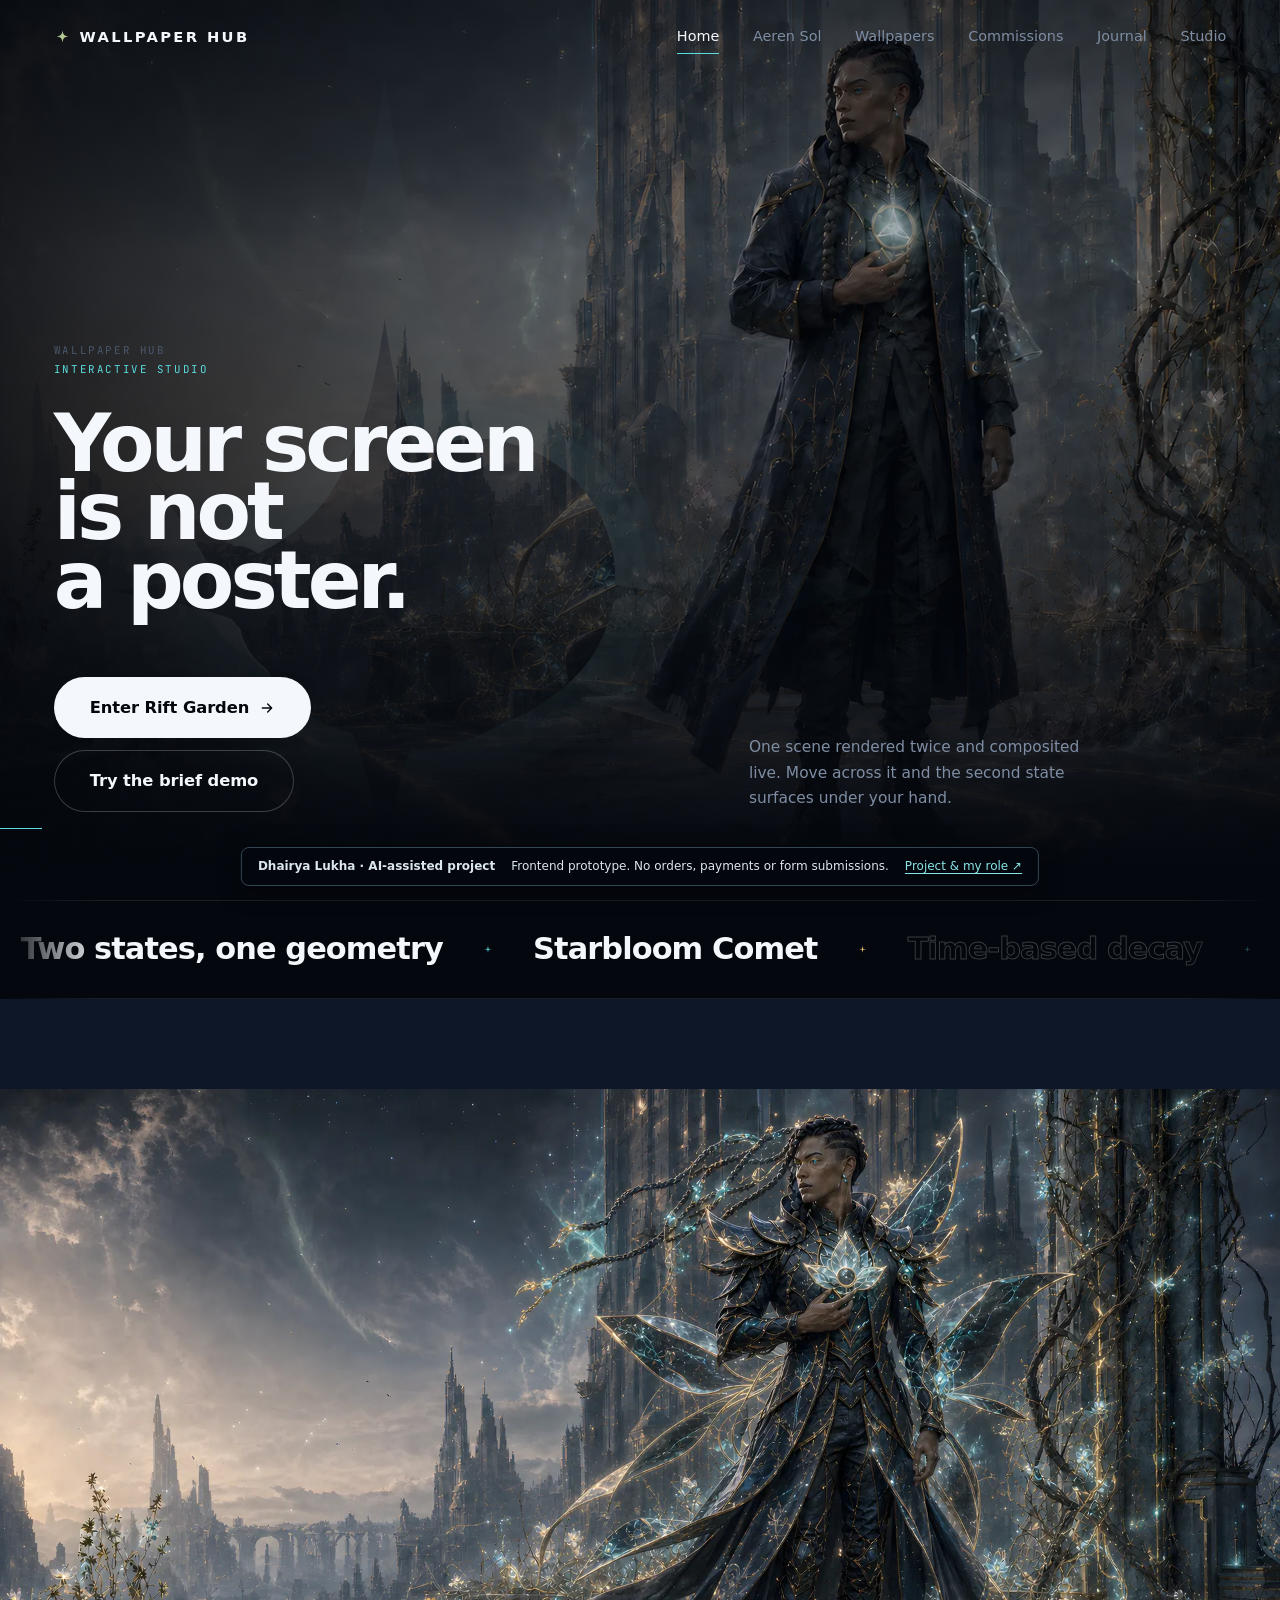
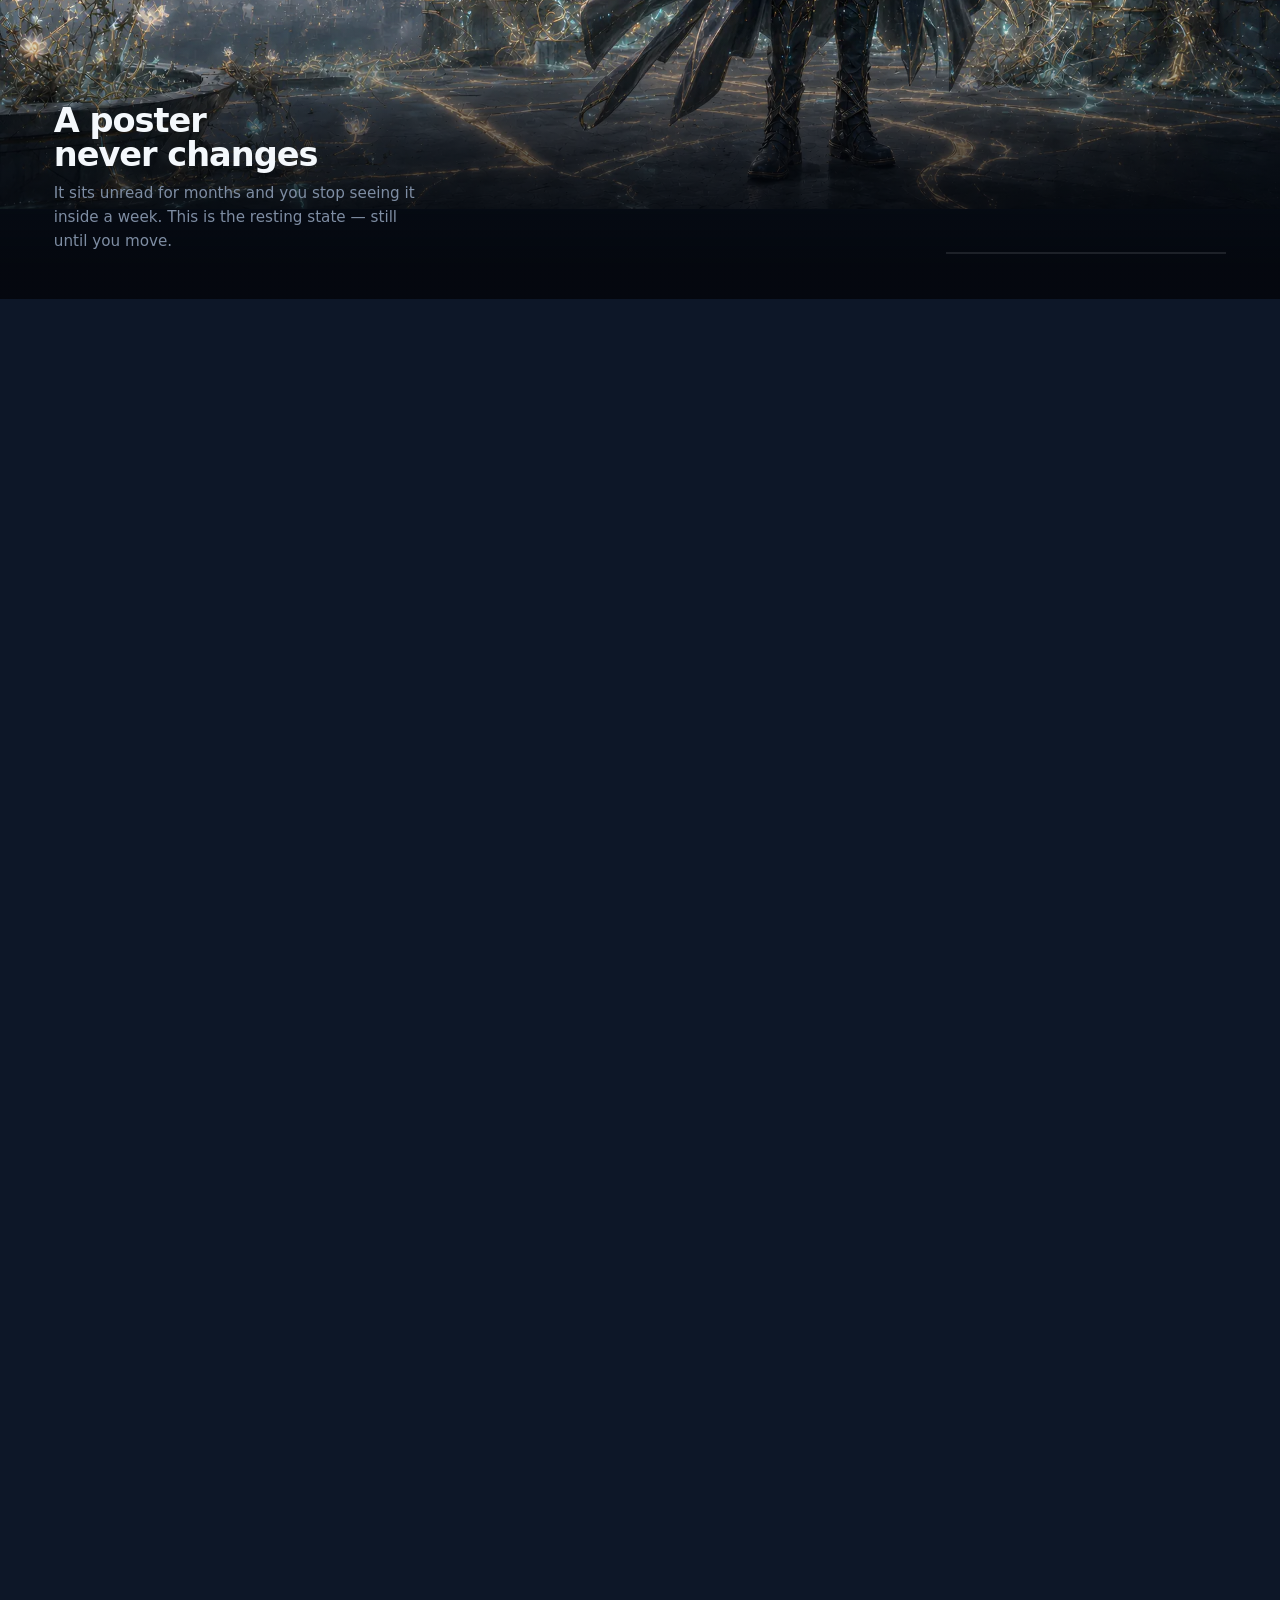
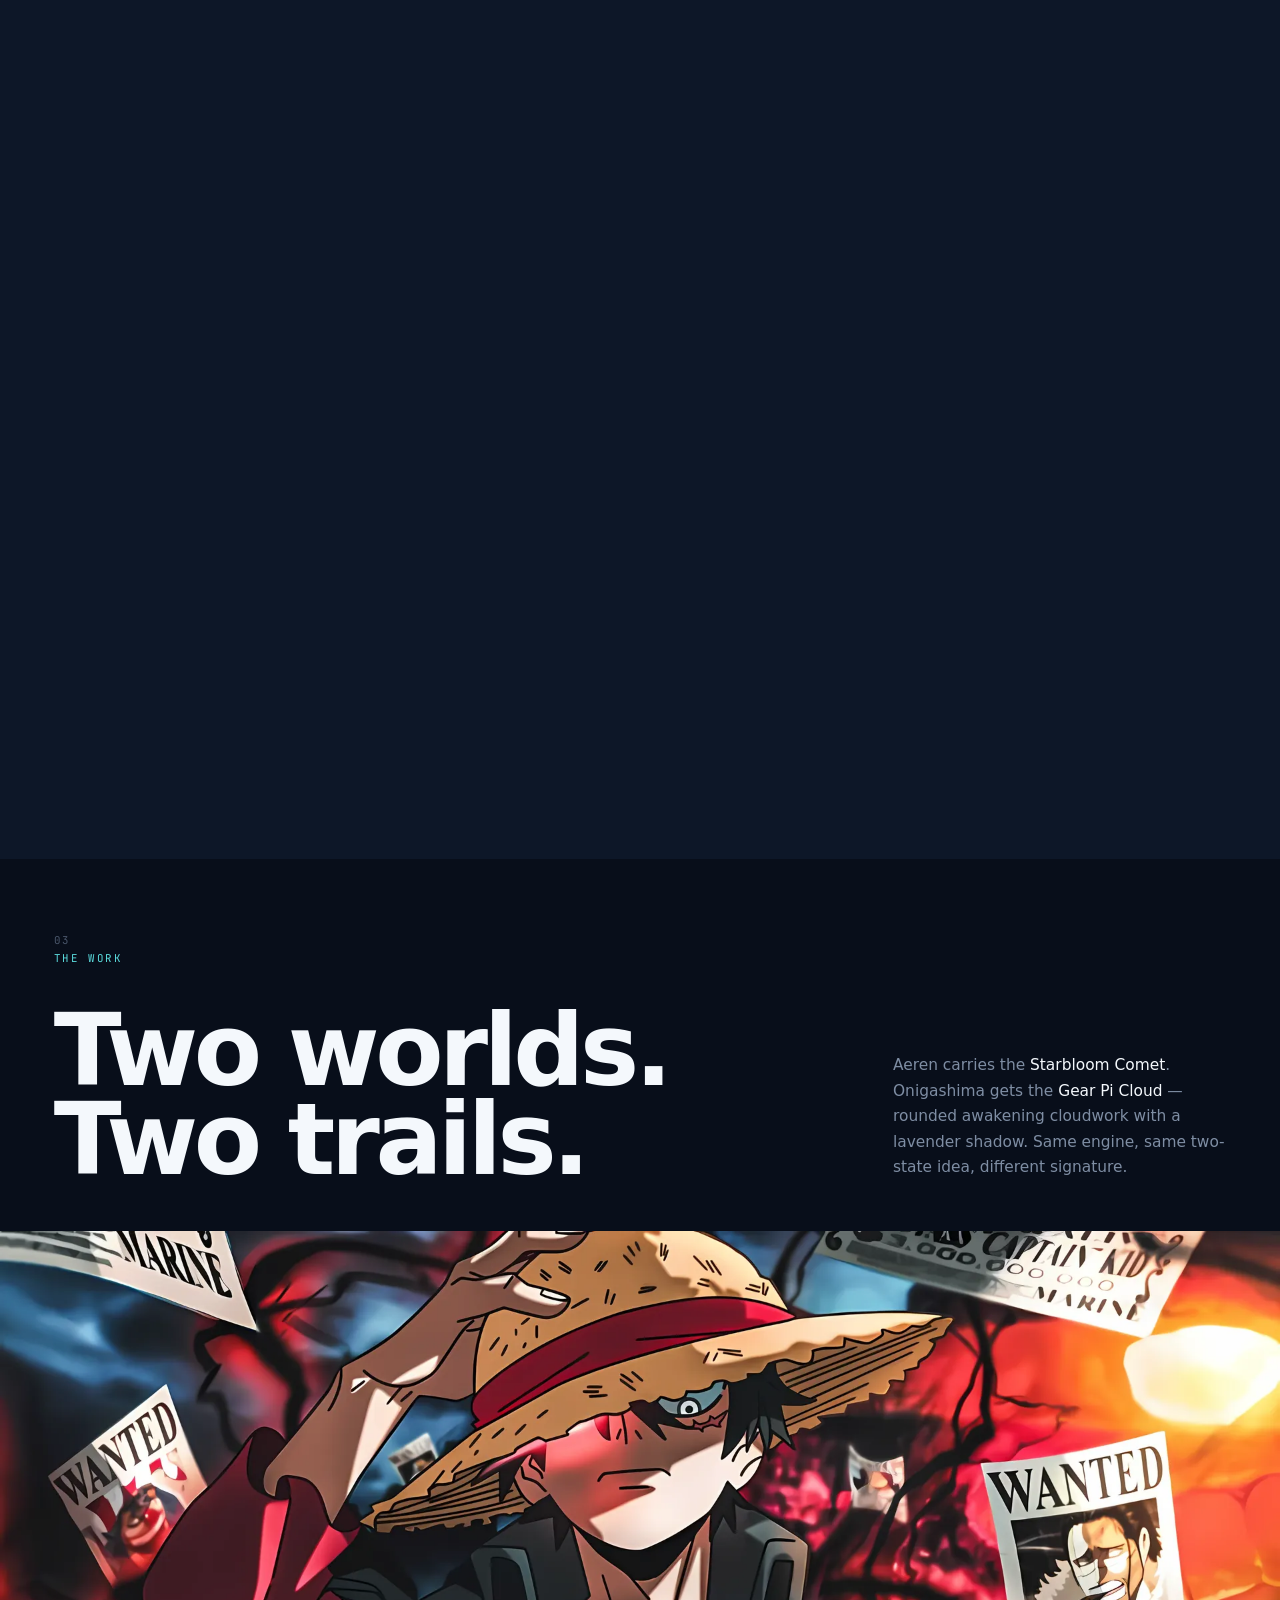
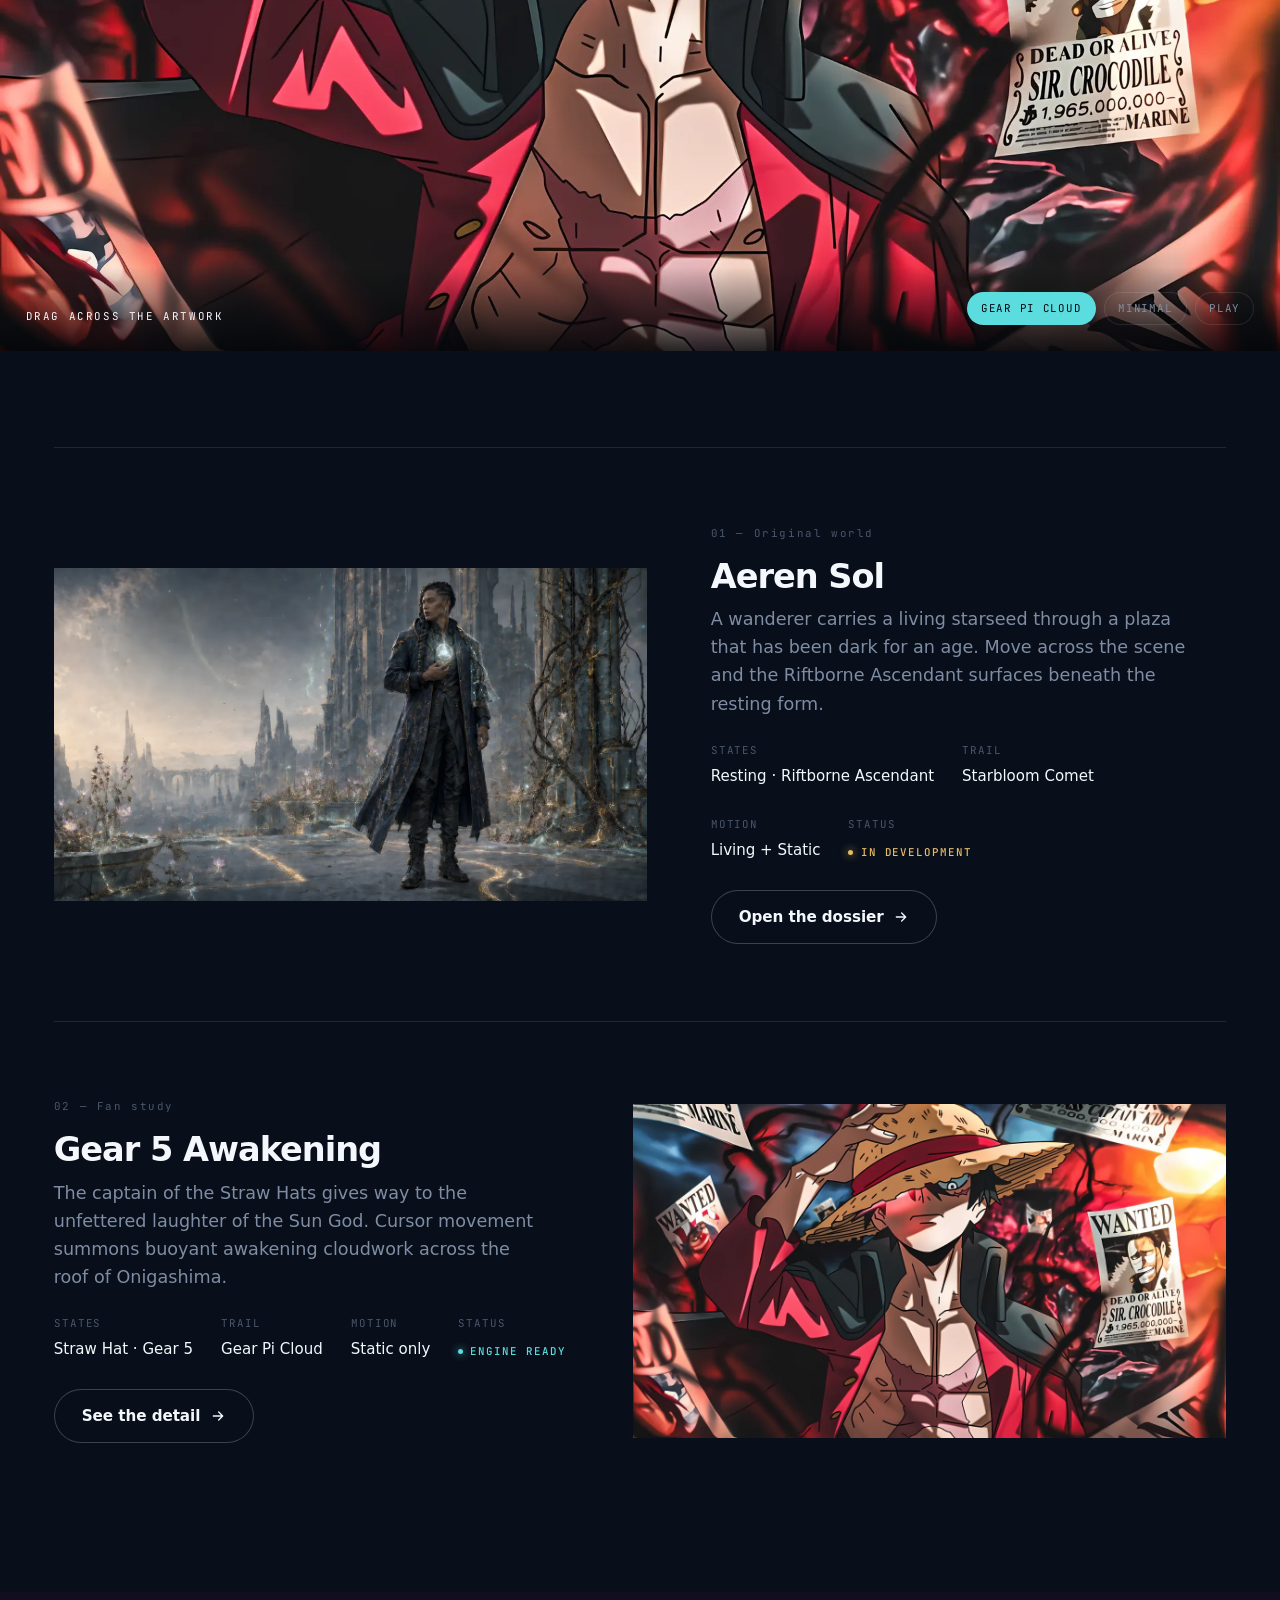
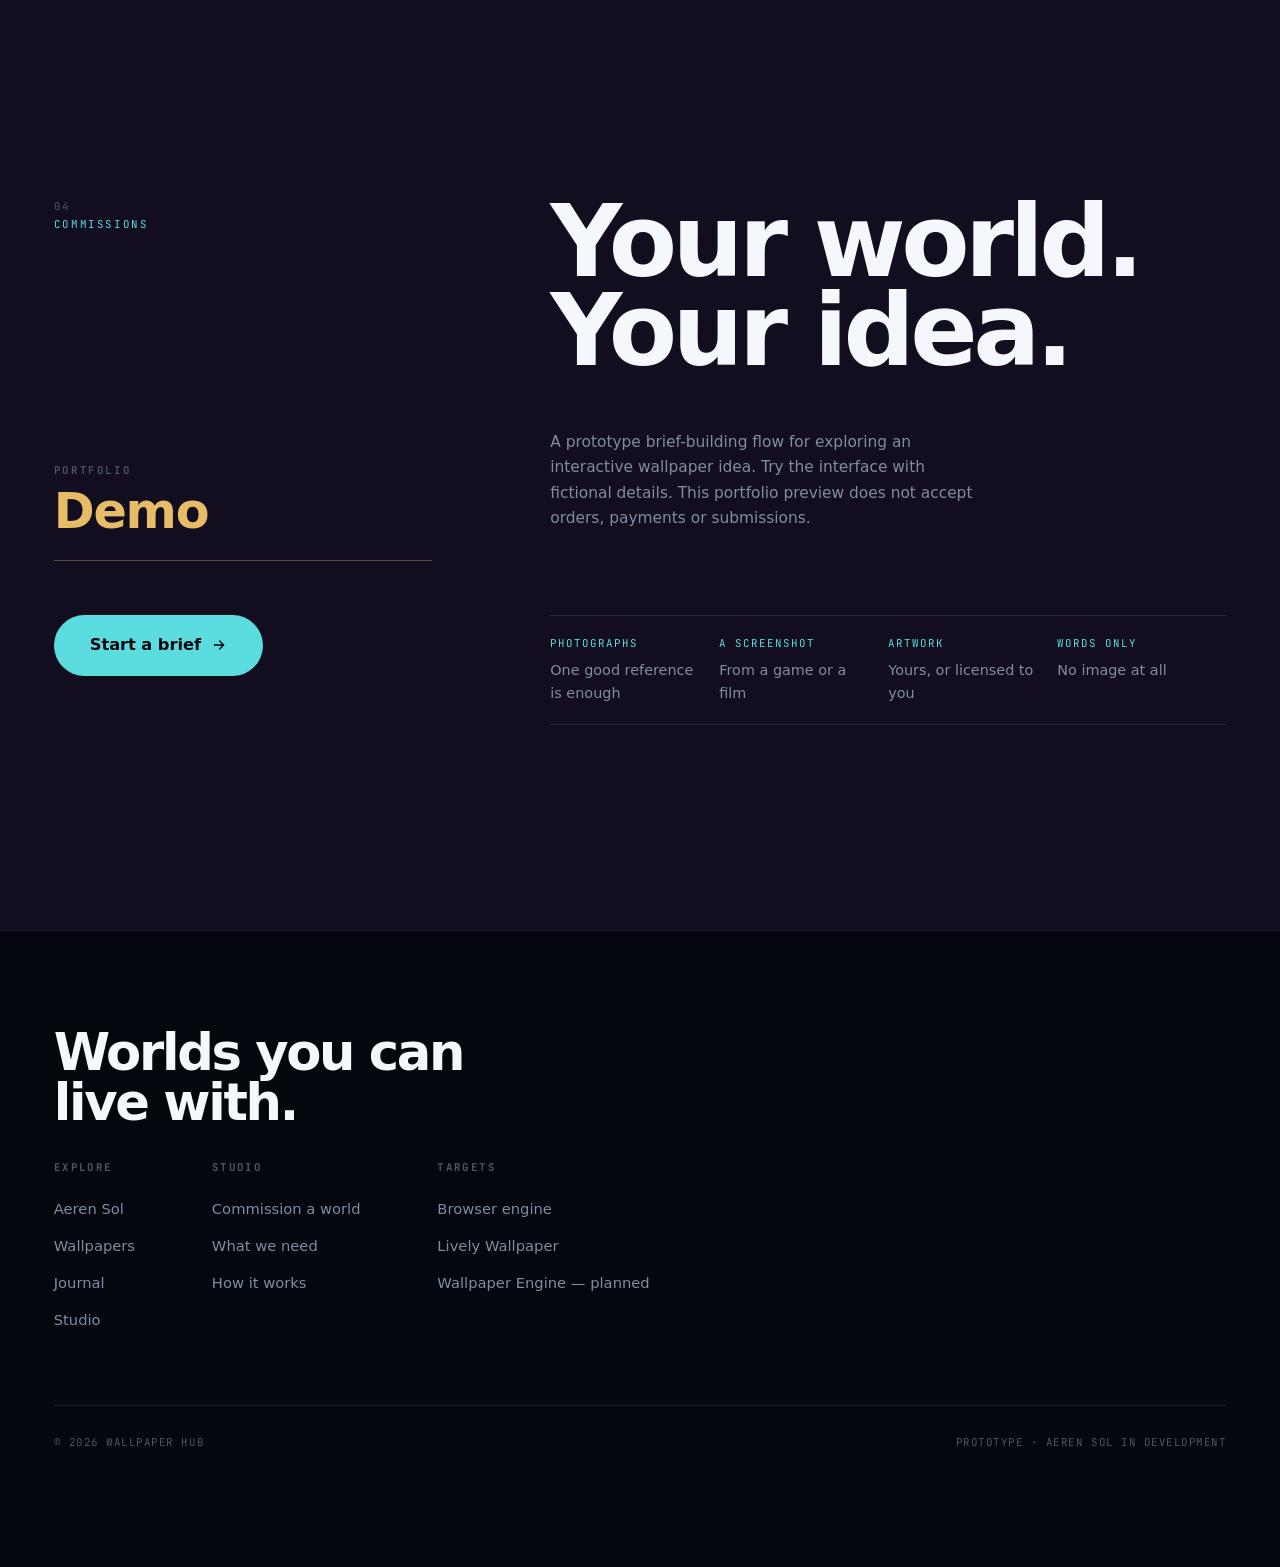
<file: website/index.html>
<!DOCTYPE html>
<html lang="en">
<head>
<meta charset="utf-8">
<meta name="viewport" content="width=device-width,initial-scale=1,viewport-fit=cover">
<title>Wallpaper Hub — Portfolio by Dhairya Lukha</title>
<meta name="description" content="Dhairya Lukha's AI-assisted interactive wallpaper project. A frontend portfolio prototype, not a live store.">
<meta name="theme-color" content="#04070D">
<meta name="color-scheme" content="dark">

<link rel="preconnect" href="https://api.fontshare.com" crossorigin>
<link rel="preconnect" href="https://cdn.fontshare.com" crossorigin>
<link rel="preconnect" href="https://fonts.gstatic.com" crossorigin>
<link rel="stylesheet" href="https://api.fontshare.com/v2/css?f[]=satoshi@400,500,700,900&display=swap">
<link rel="stylesheet" href="https://fonts.googleapis.com/css2?family=JetBrains+Mono:wght@400;500&display=swap">

<link rel="preload" as="image" href="assets/derived/aeren-sol-base-1920.webp"
      imagesrcset="assets/derived/aeren-sol-base-1280.webp 1280w, assets/derived/aeren-sol-base-1920.webp 1920w, assets/derived/aeren-sol-base-2560.webp 2560w">

<link rel="stylesheet" href="css/tokens.css">
<link rel="stylesheet" href="css/base.css">
<link rel="stylesheet" href="css/components.css">
<link rel="stylesheet" href="css/views.css">
<link rel="stylesheet" href="css/portfolio.css">
</head>
<body>
<aside class="portfolio-note" aria-label="Portfolio context">
  <strong>Dhairya Lukha · AI-assisted project</strong>
  <span>Frontend prototype. No orders, payments or form submissions.</span>
  <a href="https://github.com/Dhairya-web/wallpaper-hub">Project &amp; my role ↗</a>
</aside>

<a class="skip" href="#main">Skip to content</a>

<div class="veil" id="veil">
  <div class="veil-in">
    <svg class="veil-seed" viewBox="-2 -2 4 4" aria-hidden="true">
      <path d="M0-1.4C.15-.4.4-.15 1.4 0 .4.15.15.4 0 1.4-.15.4-.4.15-1.4 0-.4-.15-.15-.4 0-1.4Z" fill="#5BDCDE"/>
    </svg>
    <span class="veil-txt">WALLPAPER HUB</span>
  </div>
</div>

<div class="field" aria-hidden="true"><i></i><i></i><i></i><i></i><i></i><i></i><i></i><i></i><i></i></div>

<!-- Route transition. The site's whole idea is a scene that opens
     along a seam, so navigation opens along one too. -->
<div class="xr" id="xr" aria-hidden="true">
  <i class="xr-l"></i><i class="xr-r"></i><i class="xr-seam"></i>
</div>

<div id="hdr"></div>
<main id="main" tabindex="-1"></main>
<div id="ftr"></div>

<noscript><div style="padding:5rem 1.5rem;text-align:center;color:#F4F8FC">
  <h2>Wallpaper Hub</h2><p style="color:#8A99AE">This experience composites interactive artwork and needs JavaScript.</p>
</div></noscript>

<script type="module" src="js/main.js"></script>
</body>
</html>
</file>
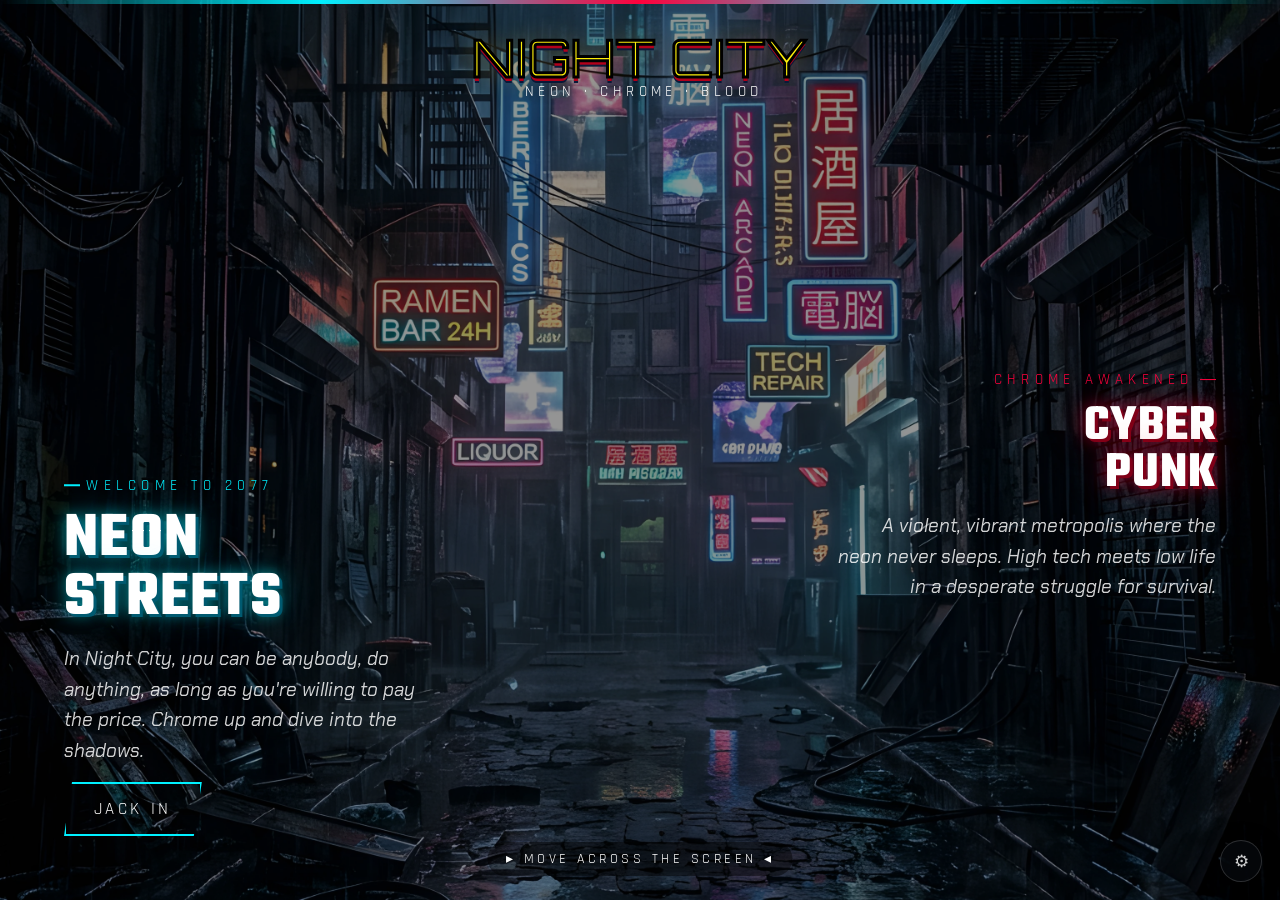
<file: wallpapers/release/browser/cyberpunk-neon/index.html>
<!DOCTYPE html>
<html lang="en">

<head>
  <meta charset="utf-8">
  <meta name="viewport" content="width=device-width, initial-scale=1">
  <title>Interactive Reveal Wallpaper</title>
  <link rel="preconnect" href="https://fonts.googleapis.com">
  <link rel="preconnect" href="https://fonts.gstatic.com" crossorigin>
  <!-- Fonts are loaded dynamically -->
  <script src="assets/data/config.js"></script>
  <style>
    :root {
      --primary: #F4C430;
      --secondary: #ff5a6e;
      --logo-color: #F7D446;
      --logo-stroke: 3px #0a1a3a;
      --title-shadow: 3px 3px 0 #b3001a, 0 0 14px rgba(192, 0, 26, 0.5), 0 0 36px rgba(192, 0, 26, 0.3);
      --right-title-shadow: 3px 3px 0 #6a3fb3, 0 0 16px rgba(180, 120, 255, 0.5), 0 0 40px rgba(180, 120, 255, 0.3);
      --font-logo: 'Luckiest Guy', cursive;
      --font-title: 'Bangers', cursive;
      --font-eyebrow: 'Bebas Neue', sans-serif;
      --font-desc: 'Cormorant Garamond', serif;
    }

    * {
      margin: 0;
      padding: 0;
      box-sizing: border-box;
    }

    [hidden] {
      display: none !important;
    }

    html,
    body {
      height: 100%;
      background: #04060c;
      overflow: hidden;
    }

    .hero {
      position: relative;
      width: 100vw;
      height: 100vh;
      overflow: hidden;
      cursor: none;
    }

    .hero::before {
      content: '';
      position: absolute;
      top: 0;
      left: 0;
      right: 0;
      height: 4px;
      z-index: 20;
      background: linear-gradient(90deg, transparent, var(--primary), var(--secondary), var(--primary), transparent);
    }

    .hero-canvas {
      position: absolute;
      inset: 0;
      width: 100%;
      height: 100%;
      display: block;
      z-index: 0;
    }

    .content {
      position: absolute;
      inset: 0;
      z-index: 10;
      pointer-events: none;
    }

    .logo {
      position: absolute;
      top: 34px;
      left: 50%;
      transform: translateX(-50%);
      width: min(90vw, 960px);
      min-width: 0;
      z-index: 15;
      text-align: center;
      pointer-events: none;
    }

    .logo .op {
      font-family: var(--font-logo);
      font-size: clamp(40px, 4vw, 64px);
      line-height: 0.9;
      letter-spacing: 0.02em;
      color: var(--logo-color);
      -webkit-text-stroke: var(--logo-stroke);
      text-shadow:
        0 4px 0 #b3001a,
        0 6px 0 #0a1a3a,
        0 0 24px rgba(244, 196, 48, 0.45);
    }

    .logo .tag {
      margin-top: 2px;
      font-family: var(--font-eyebrow);
      font-size: 15px;
      letter-spacing: clamp(0.15em, 0.35vw, 0.5em);
      color: #fff;
      text-shadow: 0 0 8px rgba(0, 0, 0, 0.8);
      padding-left: 0.5em;
    }

    .left {
      position: absolute;
      bottom: 64px;
      left: 64px;
      width: 360px;
      min-width: 0;
      display: flex;
      flex-direction: column;
      gap: 16px;
    }

    .right {
      position: absolute;
      top: 54%;
      right: 64px;
      transform: translateY(-50%);
      width: 380px;
      min-width: 0;
      text-align: right;
      display: flex;
      flex-direction: column;
      gap: 14px;
      align-items: flex-end;
    }

    .eyebrow {
      font-family: var(--font-eyebrow);
      font-size: 15px;
      letter-spacing: 0.35em;
      color: var(--primary);
      padding-left: 1.4rem;
      position: relative;
    }

    .eyebrow::before {
      content: '';
      position: absolute;
      left: 0;
      top: 50%;
      transform: translateY(-50%);
      width: 1rem;
      height: 1.5px;
      background: var(--primary);
    }

    .right .eyebrow {
      color: var(--secondary);
      padding: 0 1.4rem 0 0;
    }

    .right .eyebrow::before {
      left: auto;
      right: 0;
      background: var(--secondary);
    }

    .title {
      font-family: var(--font-title);
      font-size: clamp(44px, 5vw, 78px);
      line-height: 0.92;
      color: #fff;
      letter-spacing: 0.02em;
      text-shadow: var(--title-shadow);
    }

    .right .title {
      font-size: clamp(38px, 4vw, 62px);
      color: #fff;
      text-shadow: var(--right-title-shadow);
    }

    .desc {
      font-family: var(--font-desc);
      font-style: italic;
      font-size: 19px;
      line-height: 1.6;
      color: rgba(255, 255, 255, 0.82);
    }

    .btn {
      font-family: var(--font-eyebrow);
      font-size: 17px;
      letter-spacing: 0.2em;
      padding: 14px 28px;
      background: transparent;
      color: #fff;
      border: 2px solid var(--primary);
      cursor: pointer;
      align-self: flex-start;
      position: relative;
      overflow: hidden;
      isolation: isolate;
      clip-path: polygon(8px 0%, 100% 0%, calc(100% - 8px) 100%, 0% 100%);
      pointer-events: all;
      transition: border-color .3s, color .3s;
    }

    .btn::after {
      content: '';
      position: absolute;
      inset: 0;
      background: var(--primary);
      transform: translateX(-105%) skewX(-8deg);
      transition: transform .38s cubic-bezier(.4, 0, .2, 1);
      z-index: -1;
    }

    .btn:hover {
      border-color: #ffe066;
      color: #1a0a00;
    }

    .btn:hover::after {
      transform: translateX(0) skewX(-8deg);
    }

    .hint {
      position: absolute;
      left: 50%;
      bottom: 24px;
      transform: translateX(-50%);
      z-index: 16;
      font-family: var(--font-eyebrow);
      letter-spacing: 0.25em;
      font-size: 14px;
      color: #fff;
      background: rgba(0, 0, 0, 0.45);
      padding: 8px 18px;
      border-radius: 999px;
      max-width: calc(100vw - 40px);
      text-align: center;
      pointer-events: none;
      transition: opacity .5s;
    }

    .logo .op,
    .logo .tag,
    .eyebrow,
    .title,
    .desc,
    .btn,
    .hint {
      min-width: 0;
      max-width: 100%;
      white-space: pre-line;
      overflow-wrap: anywhere;
      word-break: normal;
      hyphens: auto;
      unicode-bidi: plaintext;
    }

    .content, .logo, .hint {
      transition: opacity 0.4s ease;
    }
    body.ui-hidden .content,
    body.ui-hidden .logo,
    body.ui-hidden .hint {
      opacity: 0 !important;
      pointer-events: none;
    }

    .hero[data-theme="aeren-sol"] .logo {
      top: 38px;
      left: 54px;
      width: min(560px, calc(100vw - 108px));
      transform: none;
      text-align: left;
    }

    .hero[data-theme="aeren-sol"] .logo .op {
      font-size: clamp(38px, 3.6vw, 60px);
      letter-spacing: 0.08em;
      text-shadow: 0 0 22px rgba(82, 208, 211, 0.22);
    }

    .hero[data-theme="aeren-sol"] .logo .tag {
      padding-left: 0;
      letter-spacing: clamp(0.12em, 0.26vw, 0.34em);
    }

    .hero[data-theme="aeren-sol"] .left {
      left: 54px;
      bottom: 58px;
      width: min(390px, calc(48vw - 70px));
    }

    .hero[data-theme="aeren-sol"] .right {
      top: 190px;
      right: auto;
      left: 54px;
      width: min(350px, calc(45vw - 70px));
      transform: none;
      text-align: left;
      align-items: flex-start;
    }

    .hero[data-theme="aeren-sol"] .right .eyebrow {
      padding: 0 0 0 1.4rem;
    }

    .hero[data-theme="aeren-sol"] .right .eyebrow::before {
      right: auto;
      left: 0;
    }

    .hero[data-theme="aeren-sol"] .title,
    .hero[data-theme="aeren-sol"] .right .title {
      font-size: clamp(36px, 3.8vw, 60px);
      letter-spacing: 0.045em;
    }

    @media (max-width:680px) {
      .logo .op {
        font-size: 38px;
      }

      .logo .tag {
        font-size: 11px;
        letter-spacing: 0.3em;
      }

      .left {
        left: 22px;
        bottom: 34px;
        width: 62%;
      }

      .right {
        right: 22px;
        width: 58%;
      }

      .title {
        font-size: 42px;
      }

      .right .title {
        font-size: 34px;
      }

      .desc {
        font-size: 15px;
      }

      .btn {
        font-size: 14px;
        padding: 11px 18px;
      }

      .hero[data-theme="aeren-sol"] .logo {
        top: 24px;
        left: 22px;
        width: calc(100vw - 44px);
      }

      .hero[data-theme="aeren-sol"] .right {
        top: 142px;
        right: auto;
        left: 22px;
        width: 62%;
      }

      .hero[data-theme="aeren-sol"] .left {
        left: 22px;
        bottom: 34px;
        width: 62%;
      }
    }
  </style>
</head>

<body>
  <div class="hero" id="hero">
    <canvas class="hero-canvas" id="cv"></canvas>

    <div class="logo">
      <div class="op" id="ui-logoText"></div>
      <div class="tag" id="ui-logoSubText"></div>
    </div>

    <div class="content">
      <div class="left">
        <span class="eyebrow" id="ui-leftEyebrow"></span>
        <h1 class="title" id="ui-leftTitle"></h1>
        <p class="desc" id="ui-leftDesc"></p>
        <button class="btn" id="ui-buttonText" type="button"></button>
      </div>
      <div class="right">
        <span class="eyebrow" id="ui-rightEyebrow"></span>
        <h1 class="title" id="ui-rightTitle"></h1>
        <p class="desc" id="ui-rightDesc"></p>
      </div>
    </div>

    <div class="hint" id="hint"></div>
  </div>

  <script>
    (function () {
      // --- DOM Elements ---
      const hero = document.getElementById('hero');
      const canvas = document.getElementById('cv');
      // Lively's Chromium host can tear when `desynchronized` canvas rendering
      // is combined with a second compositing canvas. Use the stable path.
      const ctx = canvas.getContext('2d');
      const hint = document.getElementById('hint');
      const contentNodes = {
        logoText: document.getElementById('ui-logoText'),
        logoSubText: document.getElementById('ui-logoSubText'),
        leftEyebrow: document.getElementById('ui-leftEyebrow'),
        leftTitle: document.getElementById('ui-leftTitle'),
        leftDesc: document.getElementById('ui-leftDesc'),
        buttonText: document.getElementById('ui-buttonText'),
        rightEyebrow: document.getElementById('ui-rightEyebrow'),
        rightTitle: document.getElementById('ui-rightTitle'),
        rightDesc: document.getElementById('ui-rightDesc'),
        hintText: hint,
      };
      for (const node of Object.values(contentNodes)) node.dir = 'auto';

      // --- Constants ---
      let HEAD_RADIUS = 190;
      const MAX_RENDER_PIXELS = APP_CONFIG.settings?.maxRenderPixels || 2560 * 1440;
      const SETTINGS_SCHEMA_VERSION = 2;
      const SETTINGS_STORAGE_KEY = 'interactive-wallpaper-settings-v2';
      const LEGACY_SETTINGS_STORAGE_KEY = 'interactive-wallpaper-settings-v1';
      const TEXT_FIELD_DEFINITIONS = APP_CONFIG.controls?.textFields || {};
      const LIVELY_TEXT_PROPERTIES = Object.fromEntries(
        Object.entries(TEXT_FIELD_DEFINITIONS)
          .filter(([, definition]) => typeof definition?.propertyName === 'string')
          .map(([fieldId, definition]) => [definition.propertyName, fieldId]),
      );
      const runtimeThemes = APP_CONFIG.themes.filter(theme =>
        theme.enabled !== false || (
          APP_CONFIG.build?.mode === 'development' &&
          APP_CONFIG.build?.platform === 'browser' &&
          theme.developmentPreview === true
        )
      );

      if (!runtimeThemes.length) {
        throw new Error('No enabled wallpaper themes are configured.');
      }

      // --- State ---
      const mouse = { x: 0, y: 0 };
      const smooth = { x: 0, y: 0 };
      let trail = [];
      let isPaused = false;
      let animFrameId = null;
      let renderScale = 1;
      let lastFrameTime = 0;
      let pointerInitialized = false;
      let pointerActive = false;
      let headLastActive = 0;
      let activeTheme = runtimeThemes[0];
      let activeTrailId = activeTheme.settings.defaults.trailId;
      let activeSettings = {};
      let trailHeadScale = 1;
      let targetTrailHeadScale = 1;
      let nextTrailPointId = 0;
      let persistTextTimer = null;
      let pendingTextPersistence = null;
      let motionPreviewEnabled = true;
      const livingMotionState = {
        offsetX: 0,
        offsetY: 0,
        flowX: 0,
        flowY: 0,
        previousPointerX: 0,
        previousPointerY: 0,
        pointerReady: false,
      };
      let livingPetalParticles = [];
      let livingMoteParticles = [];
      let livingConstellationLinks = [];
      let livingMistLayers = [];
      const livingRegionBounds = new WeakMap();
      const livingRegionMeshes = new WeakMap();

      // --- Images ---
      const bottom = new Image(); // mask reveal
      const top = new Image(); // background
      let imageLoadGeneration = 0;
      let imagesReady = false;

      // --- Apply Theme from Config ---
      function getThemeById(themeId) {
        return runtimeThemes.find(theme => theme.id === themeId) || runtimeThemes[0];
      }

      function getThemeTrails(theme) {
        return Array.isArray(theme?.trails) ? theme.trails : [];
      }

      function getTrailOptions(themeId) {
        return getThemeTrails(getThemeById(themeId)).map(trailDefinition => trailDefinition.id);
      }

      function getTrailDefinition(theme, trailId) {
        return getThemeTrails(theme).find(trailDefinition => trailDefinition.id === trailId)
          || getThemeTrails(theme)[0];
      }

      function getActiveTrailDefinition() {
        return getTrailDefinition(activeTheme, activeTrailId);
      }

      function getThemeInteraction(theme = activeTheme) {
        return theme.interaction;
      }

      function getThemeCapabilities(theme) {
        return new Set(theme.settings?.capabilities || []);
      }

      function getThemeTextFields(theme) {
        const fields = Array.isArray(theme.settings?.textFields) ? theme.settings.textFields : [];
        return fields.filter(fieldId => Object.hasOwn(TEXT_FIELD_DEFINITIONS, fieldId));
      }

      function limitCodePoints(value, maximumLength) {
        return Array.from(value).slice(0, maximumLength).join('');
      }

      function normalizeTextValue(value, definition, options = {}) {
        if (typeof value !== 'string') return '';
        let normalized = value.replace(/\r\n?/g, '\n');
        if (options.decodeEscapedNewlines && definition.multiline) {
          normalized = normalized.replace(/\\n/g, '\n');
        }
        normalized = normalized
          .replace(/[\u0000-\u0008\u000B\u000C\u000E-\u001F\u007F]/g, '')
          .replace(/\t/g, ' ');

        if (!definition.multiline) {
          normalized = normalized.replace(/[ \t\r\n]+/g, ' ').trim();
        } else {
          const lines = normalized.split('\n').map(line => line.replace(/ {2,}/g, ' ').trim());
          const compactedLines = [];
          for (const line of lines) {
            const previousLine = compactedLines[compactedLines.length - 1];
            if (line || previousLine !== '') compactedLines.push(line);
          }
          while (compactedLines[0] === '') compactedLines.shift();
          while (compactedLines[compactedLines.length - 1] === '') compactedLines.pop();
          const maximumLines = Number.isInteger(definition.maxLines) ? definition.maxLines : compactedLines.length;
          normalized = compactedLines.slice(0, maximumLines).join('\n');
        }

        return limitCodePoints(normalized, definition.maxLength);
      }

      function sanitizeTextOverrides(theme, candidate = {}, options = {}) {
        const capabilities = getThemeCapabilities(theme);
        if (!capabilities.has('textCustomization') || !candidate || typeof candidate !== 'object' || Array.isArray(candidate)) {
          return {};
        }
        const overrides = {};
        for (const fieldId of getThemeTextFields(theme)) {
          if (!Object.hasOwn(candidate, fieldId)) continue;
          const definition = TEXT_FIELD_DEFINITIONS[fieldId];
          const fallback = normalizeTextValue(theme.content?.[fieldId] || '', definition);
          const normalized = normalizeTextValue(candidate[fieldId], definition, options);
          if (definition.required && !normalized) continue;
          if (normalized === fallback) continue;
          overrides[fieldId] = normalized;
        }
        return overrides;
      }

      function resolveThemeContent(theme = activeTheme, overrides = activeSettings.textOverrides || {}) {
        const resolved = {};
        for (const [fieldId, node] of Object.entries(contentNodes)) {
          void node;
          const definition = TEXT_FIELD_DEFINITIONS[fieldId];
          const fallback = definition
            ? normalizeTextValue(theme.content?.[fieldId] || '', definition)
            : String(theme.content?.[fieldId] || '');
          resolved[fieldId] = Object.hasOwn(overrides, fieldId) ? overrides[fieldId] : fallback;
        }
        return resolved;
      }

      function renderThemeContent() {
        const resolved = resolveThemeContent();
        for (const [fieldId, node] of Object.entries(contentNodes)) {
          const value = resolved[fieldId] || '';
          node.textContent = value;
          node.hidden = value.length === 0;
        }
      }

      function clampControlValue(controlName, value, fallback) {
        const definition = APP_CONFIG.controls?.[controlName];
        const numericValue = Number(value);
        if (!definition || !Number.isFinite(numericValue)) return fallback;
        return Math.min(definition.max, Math.max(definition.min, numericValue));
      }

      function sanitizeThemeSettings(theme, candidate = {}) {
        const defaults = theme.settings?.defaults || {};
        const capabilities = getThemeCapabilities(theme);
        const trailOptions = getTrailOptions(theme.id);
        const fallbackTrailId = trailOptions.includes(defaults.trailId)
          ? defaults.trailId
          : trailOptions[0];
        const settings = {
          trailId: trailOptions.includes(candidate.trailId) ? candidate.trailId : fallbackTrailId,
          artworkMotion: capabilities.has('artworkMotion')
            ? (typeof candidate.artworkMotion === 'boolean'
              ? candidate.artworkMotion
              : defaults.artworkMotion !== false)
            : false,
          showUi: capabilities.has('uiVisibility')
            ? (typeof candidate.showUi === 'boolean' ? candidate.showUi : defaults.showUi !== false)
            : true,
          showSettingsButton: capabilities.has('settingsButtonVisibility')
            ? (typeof candidate.showSettingsButton === 'boolean'
              ? candidate.showSettingsButton
              : defaults.showSettingsButton !== false)
            : false,
          textOverrides: capabilities.has('textCustomization')
            ? sanitizeTextOverrides(theme, candidate.textOverrides || {})
            : {},
        };

        for (const controlName of ['headSize', 'trailPersistence', 'effectIntensity', 'glowStrength', 'backgroundDimming']) {
          const fallback = Number(defaults[controlName]);
          settings[controlName] = capabilities.has(controlName)
            ? clampControlValue(controlName, candidate[controlName], fallback)
            : fallback;
        }

        const performanceOptions = APP_CONFIG.controls?.performanceMode?.options || ['balanced'];
        const requestedPerformance = candidate.performanceMode || defaults.performanceMode;
        settings.performanceMode = capabilities.has('performanceMode') && performanceOptions.includes(requestedPerformance)
          ? requestedPerformance
          : (performanceOptions.includes(defaults.performanceMode) ? defaults.performanceMode : performanceOptions[0]);
        return settings;
      }

      function createEmptyStoredSettings() {
        return { schemaVersion: SETTINGS_SCHEMA_VERSION, themes: {} };
      }

      function readStorageValue(storageKey) {
        try {
          const rawValue = localStorage.getItem(storageKey);
          if (!rawValue) return null;
          const parsed = JSON.parse(rawValue);
          return parsed && typeof parsed === 'object' && !Array.isArray(parsed) ? parsed : null;
        } catch (error) {
          return null;
        }
      }

      function readStoredSettings() {
        if (!APP_CONFIG.settings?.persistSettings) return createEmptyStoredSettings();
        const current = readStorageValue(SETTINGS_STORAGE_KEY);
        if (current?.schemaVersion === SETTINGS_SCHEMA_VERSION &&
          current.themes &&
          typeof current.themes === 'object' &&
          !Array.isArray(current.themes)) {
          return current;
        }
        const legacyThemes = readStorageValue(LEGACY_SETTINGS_STORAGE_KEY);
        return {
          schemaVersion: SETTINGS_SCHEMA_VERSION,
          themes: legacyThemes || {},
        };
      }

      function writeThemeSettings(themeId, settingsSnapshot) {
        if (!APP_CONFIG.settings?.persistSettings || !themeId) return;
        try {
          const stored = readStoredSettings();
          const trailDefaultRevision = getThemeById(themeId)?.settings?.trailDefaultRevision;
          stored.themes[themeId] = {
            ...settingsSnapshot,
            ...(typeof trailDefaultRevision === 'string' && trailDefaultRevision
              ? { trailDefaultRevision }
              : {}),
          };
          localStorage.setItem(SETTINGS_STORAGE_KEY, JSON.stringify(stored));
          localStorage.removeItem(LEGACY_SETTINGS_STORAGE_KEY);
        } catch (error) {
          // Wallpaper hosts may disable storage. Runtime settings still work.
        }
      }

      function flushScheduledThemeSettingsPersistence() {
        clearTimeout(persistTextTimer);
        persistTextTimer = null;
        if (!pendingTextPersistence) return;
        const pending = pendingTextPersistence;
        pendingTextPersistence = null;
        writeThemeSettings(pending.themeId, pending.settings);
      }

      function persistThemeSettings() {
        if (!APP_CONFIG.settings?.persistSettings || !activeTheme) return;
        flushScheduledThemeSettingsPersistence();
        writeThemeSettings(activeTheme.id, {
          ...activeSettings,
          textOverrides: { ...(activeSettings.textOverrides || {}) },
        });
      }

      function scheduleThemeSettingsPersistence() {
        if (!APP_CONFIG.settings?.persistSettings || !activeTheme) return;
        clearTimeout(persistTextTimer);
        pendingTextPersistence = {
          themeId: activeTheme.id,
          settings: {
            ...activeSettings,
            textOverrides: { ...(activeSettings.textOverrides || {}) },
          },
        };
        persistTextTimer = setTimeout(flushScheduledThemeSettingsPersistence, 250);
      }

      function loadThemeSettings(theme) {
        const defaults = theme.settings?.defaults || {};
        const stored = readStoredSettings().themes[theme.id] || {};
        const configuredTrailRevision = theme.settings?.trailDefaultRevision;
        const shouldApplyNewTrailDefault = typeof configuredTrailRevision === 'string' &&
          configuredTrailRevision && stored.trailDefaultRevision !== configuredTrailRevision;
        return sanitizeThemeSettings(theme, {
          ...defaults,
          ...stored,
          ...(shouldApplyNewTrailDefault ? { trailId: defaults.trailId } : {}),
        });
      }

      function startDrawingWhenImagesReady(generation) {
        if (generation !== imageLoadGeneration) return;
        const currentImagesReady = top.complete && top.naturalWidth > 0 &&
          bottom.complete && bottom.naturalWidth > 0;
        if (!currentImagesReady) return;

        imagesReady = true;
        document.body.dataset.imageState = 'ready';
        lastFrameTime = 0;
        if (!isPaused) {
          if (animFrameId) cancelAnimationFrame(animFrameId);
          animFrameId = requestAnimationFrame(draw);
        }
      }

      function loadThemeImages(theme) {
        const generation = ++imageLoadGeneration;
        imagesReady = false;
        document.body.dataset.imageState = 'loading';
        if (animFrameId) {
          cancelAnimationFrame(animFrameId);
          animFrameId = null;
        }

        const handleLoad = () => startDrawingWhenImagesReady(generation);
        const handleError = event => {
          if (generation !== imageLoadGeneration) return;
          imagesReady = false;
          document.body.dataset.imageState = 'error';
          const failedSource = event.currentTarget?.currentSrc || event.currentTarget?.src || 'unknown image';
          console.error(`Wallpaper artwork failed to load: ${failedSource}`);
        };

        top.onload = handleLoad;
        bottom.onload = handleLoad;
        top.onerror = handleError;
        bottom.onerror = handleError;
        top.src = theme.assets.imageAtRest;
        bottom.src = theme.assets.imageInTrail;

        // Cached local images can already be complete before a load event is observed.
        startDrawingWhenImagesReady(generation);
      }

      function applyTheme(themeId, preferredTrailId) {
        flushScheduledThemeSettingsPersistence();
        const theme = getThemeById(themeId);
        const trailOptions = getTrailOptions(theme.id);
        activeTheme = theme;
        activeSettings = loadThemeSettings(theme);
        if (query.get('motion') === 'on' &&
          theme.motion?.enabled === true &&
          getThemeCapabilities(theme).has('artworkMotion')) {
          activeSettings.artworkMotion = true;
        }
        if (trailOptions.includes(preferredTrailId)) activeSettings.trailId = preferredTrailId;
        activeTrailId = activeSettings.trailId;
        trailHeadScale = activeSettings.headSize / 100;
        targetTrailHeadScale = trailHeadScale;
        document.body.classList.toggle('ui-hidden', !activeSettings.showUi);
        hero.dataset.theme = theme.id;
        motionPreviewEnabled = theme.motion?.enabled === true && query.get('motion') !== 'off';
        resetTrail();
        resetLivingMotion();

        // Render immutable defaults plus sanitized plain-text customer overrides.
        renderThemeContent();

        // Inject CSS Colors
        const root = document.documentElement;
        root.style.setProperty('--primary', theme.colors.primary);
        root.style.setProperty('--secondary', theme.colors.secondary);
        root.style.setProperty('--logo-color', theme.colors.logoColor);
        root.style.setProperty('--logo-stroke', theme.colors.logoStroke);
        root.style.setProperty('--title-shadow', theme.colors.titleShadow);
        root.style.setProperty('--right-title-shadow', theme.colors.rightTitleShadow);

        if (theme.fonts) {
          let fontLink = document.getElementById('dynamic-fonts');
          if (fontLink) fontLink.remove();
          const families = Object.values(theme.fonts).map(f => f.replace(/ /g, '+') + ':wght@400;700').join('&family=');
          if (families) {
            fontLink = document.createElement('link');
            fontLink.id = 'dynamic-fonts';
            fontLink.rel = 'stylesheet';
            fontLink.href = `https://fonts.googleapis.com/css2?family=${families}&display=swap`;
            document.head.appendChild(fontLink);
          }
          root.style.setProperty('--font-logo', `'${theme.fonts.logo}', sans-serif`);
          root.style.setProperty('--font-title', `'${theme.fonts.title}', sans-serif`);
          root.style.setProperty('--font-eyebrow', `'${theme.fonts.eyebrow}', sans-serif`);
          root.style.setProperty('--font-desc', `'${theme.fonts.desc}', sans-serif`);
        }

        // Load the current pair as one generation so theme changes cannot strand the render loop.
        loadThemeImages(theme);

        document.title = theme.themeName;
      }

      function setRuntimeSetting(settingName, value, options = {}) {
        const previousTrailId = activeSettings.trailId;
        const previousPerformanceMode = activeSettings.performanceMode;
        const previousArtworkMotion = activeSettings.artworkMotion;
        const previousShowUi = activeSettings.showUi;
        activeSettings = sanitizeThemeSettings(activeTheme, { ...activeSettings, [settingName]: value });
        activeTrailId = activeSettings.trailId;
        targetTrailHeadScale = activeSettings.headSize / 100;
        document.body.classList.toggle('ui-hidden', !activeSettings.showUi);

        if (activeTrailId !== previousTrailId) resetTrail();
        if (activeSettings.performanceMode !== previousPerformanceMode) resize();
        if (activeSettings.artworkMotion !== previousArtworkMotion) {
          resetLivingMotion();
        }
        if (previousShowUi && !activeSettings.showUi) setSettingsPanelOpen(false);
        if (options.persist !== false) persistThemeSettings();
        updateDevButtonLabels();
        updateSettingsControls();
      }

      function setRuntimeTextSetting(fieldId, value, options = {}) {
        if (!getThemeCapabilities(activeTheme).has('textCustomization')) return;
        if (!getThemeTextFields(activeTheme).includes(fieldId)) return;
        const definition = TEXT_FIELD_DEFINITIONS[fieldId];
        const candidateValue = options.decodeEscapedNewlines && definition.multiline
          ? String(value).replace(/\\n/g, '\n')
          : value;
        activeSettings = sanitizeThemeSettings(activeTheme, {
          ...activeSettings,
          textOverrides: {
            ...activeSettings.textOverrides,
            [fieldId]: candidateValue,
          },
        });
        renderThemeContent();
        if (options.persist !== false) {
          if (options.debounce) scheduleThemeSettingsPersistence();
          else persistThemeSettings();
        }
        updateSettingsControls();
      }

      function resetThemeText() {
        activeSettings = sanitizeThemeSettings(activeTheme, {
          ...activeSettings,
          textOverrides: {},
        });
        renderThemeContent();
        persistThemeSettings();
        updateSettingsControls();
      }

      function resetThemeSettings() {
        activeSettings = sanitizeThemeSettings(activeTheme, activeTheme.settings?.defaults || {});
        activeTrailId = activeSettings.trailId;
        trailHeadScale = activeSettings.headSize / 100;
        targetTrailHeadScale = trailHeadScale;
        document.body.classList.toggle('ui-hidden', !activeSettings.showUi);
        renderThemeContent();
        resetTrail();
        resetLivingMotion();
        resize();
        persistThemeSettings();
        updateDevButtonLabels();
        updateSettingsControls();
      }

      function getTrailDurationMs() {
        return getThemeInteraction().baseTrailDurationMs * (activeSettings.trailPersistence || 100) / 100;
      }

      function getEffectIntensity() {
        return (activeSettings.effectIntensity || 100) / 100;
      }

      function getGlowStrength() {
        return (Number.isFinite(activeSettings.glowStrength) ? activeSettings.glowStrength : 100) / 100;
      }

      function getDimmingAlpha() {
        return Math.min(0.9, Math.max(0, (activeSettings.backgroundDimming || 42) / 100));
      }

      function getRenderPixelBudget() {
        const mode = activeSettings.performanceMode || 'balanced';
        if (mode === 'low-power') return Math.min(MAX_RENDER_PIXELS, 1920 * 1080);
        if (mode === 'quality') return MAX_RENDER_PIXELS;
        return Math.min(MAX_RENDER_PIXELS, 2560 * 1440);
      }

      // --- Temporary Theme & UI Switcher ---
      const buildMode = APP_CONFIG.build?.mode || 'development';
      const buildPlatform = APP_CONFIG.build?.platform || 'browser';
      const isDevelopmentBuild = buildMode === 'development' && buildPlatform === 'browser';
      const isCustomerBrowserBuild = buildMode === 'customer' && buildPlatform === 'browser';
      const usesNativeHostSettings = buildMode === 'customer' &&
        (buildPlatform === 'lively' || buildPlatform === 'wallpaper-engine');
      const query = new URLSearchParams(window.location.search);
      const requestedThemeId = isDevelopmentBuild
        ? (query.get('theme') || APP_CONFIG.settings?.defaultThemeId)
        : APP_CONFIG.settings?.defaultThemeId;
      let currentThemeIdx = Math.max(0, runtimeThemes.findIndex(theme => theme.id === requestedThemeId));
      applyTheme(runtimeThemes[currentThemeIdx].id, isDevelopmentBuild ? query.get('trail') : undefined);

      if (!usesNativeHostSettings && !document.getElementById('settings-font')) {
        const settingsFontLink = document.createElement('link');
        settingsFontLink.id = 'settings-font';
        settingsFontLink.rel = 'stylesheet';
        settingsFontLink.href = 'https://fonts.googleapis.com/css2?family=Inter:wght@400;500;600;700&display=swap';
        document.head.appendChild(settingsFontLink);
      }

      const devUiContainer = document.createElement('div');
      devUiContainer.style.cssText = 'position: absolute; top: 20px; right: 20px; z-index: 100; display: flex; flex-wrap: wrap; justify-content: flex-end; max-width: min(720px, calc(100vw - 40px)); gap: 10px; pointer-events: auto; transition: opacity 0.4s;';

      const themeBtn = document.createElement('button');
      themeBtn.textContent = 'SWITCH THEME';
      themeBtn.style.cssText = 'padding: 10px 14px; background: rgba(8,10,15,0.72); color: #f7f8fa; border: 1px solid rgba(255,255,255,0.18); border-radius: 8px; font-family: Inter, "Segoe UI", sans-serif; font-size: 12px; font-weight: 600; cursor: pointer; letter-spacing: 0.055em; backdrop-filter: blur(10px); transition: background 0.25s, color 0.25s, border-color 0.25s;';
      themeBtn.onmouseover = () => { themeBtn.style.background = 'rgba(255,255,255,0.9)'; themeBtn.style.color = '#000'; };
      themeBtn.onmouseout = () => { themeBtn.style.background = 'rgba(0,0,0,0.65)'; themeBtn.style.color = '#fff'; };
      themeBtn.addEventListener('click', () => {
        currentThemeIdx = (currentThemeIdx + 1) % runtimeThemes.length;
        applyTheme(runtimeThemes[currentThemeIdx].id);
        resize();
        updateDevButtonLabels();
        updateSettingsControls();
      });

      const trailBtn = document.createElement('button');
      trailBtn.style.cssText = themeBtn.style.cssText;
      trailBtn.onmouseover = () => { trailBtn.style.background = 'rgba(255,255,255,0.9)'; trailBtn.style.color = '#000'; };
      trailBtn.onmouseout = () => { trailBtn.style.background = 'rgba(0,0,0,0.65)'; trailBtn.style.color = '#fff'; };
      trailBtn.addEventListener('click', () => {
        const themeId = runtimeThemes[currentThemeIdx].id;
        const trailOptions = getTrailOptions(themeId);
        const currentTrailIdx = Math.max(0, trailOptions.indexOf(activeTrailId));
        setRuntimeSetting('trailId', trailOptions[(currentTrailIdx + 1) % trailOptions.length]);
      });

      const motionBtn = document.createElement('button');
      motionBtn.style.cssText = themeBtn.style.cssText;
      motionBtn.onmouseover = () => { motionBtn.style.background = 'rgba(255,255,255,0.9)'; motionBtn.style.color = '#000'; };
      motionBtn.onmouseout = () => { motionBtn.style.background = 'rgba(0,0,0,0.65)'; motionBtn.style.color = '#fff'; };
      motionBtn.addEventListener('click', () => {
        if (activeTheme.motion?.enabled !== true || !getThemeCapabilities(activeTheme).has('artworkMotion')) return;
        motionPreviewEnabled = true;
        setRuntimeSetting('artworkMotion', activeSettings.artworkMotion === false);
      });

      function updateDevButtonLabels() {
        const theme = runtimeThemes[currentThemeIdx];
        const trailDefinition = getTrailDefinition(theme, activeTrailId);
        themeBtn.textContent = `THEME: ${theme.themeName}`;
        trailBtn.textContent = `TRAIL: ${trailDefinition?.name || activeTrailId}`;
        motionBtn.textContent = `ARTWORK: ${getLivingMotionConfig() ? 'LIVING' : 'STATIC'}`;
      }
      updateDevButtonLabels();

      const headSizeControl = document.createElement('label');
      headSizeControl.style.cssText = 'display: grid; grid-template-columns: 1fr; gap: 8px; padding: 10px 0; min-width: 0; color: #e9edf3; border-bottom: 1px solid rgba(255,255,255,0.09); font-family: Inter, "Segoe UI", sans-serif; font-size: 12px; font-weight: 500; letter-spacing: 0.01em;';
      const headSizeLabel = document.createElement('span');
      headSizeLabel.textContent = 'Head size \u00b7 100%';
      headSizeLabel.style.cssText = 'white-space: nowrap;';
      const headSizeInput = document.createElement('input');
      headSizeInput.type = 'range';
      headSizeInput.min = String(APP_CONFIG.controls?.headSize?.min ?? 55);
      headSizeInput.max = String(APP_CONFIG.controls?.headSize?.max ?? 160);
      headSizeInput.step = String(APP_CONFIG.controls?.headSize?.step ?? 5);
      headSizeInput.value = '100';
      headSizeInput.setAttribute('aria-label', 'Trail head size');
      headSizeInput.style.cssText = 'width: 100%; cursor: pointer; accent-color: var(--primary);';
      headSizeInput.addEventListener('input', () => {
        setRuntimeSetting('headSize', Number(headSizeInput.value));
      });
      headSizeControl.appendChild(headSizeLabel);
      headSizeControl.appendChild(headSizeInput);

      function createRangeControl(settingName, labelText) {
        const definition = APP_CONFIG.controls?.[settingName];
        const row = document.createElement('label');
        row.style.cssText = headSizeControl.style.cssText;
        const label = document.createElement('span');
        label.style.cssText = 'white-space: nowrap;';
        const input = document.createElement('input');
        input.type = 'range';
        input.min = String(definition.min);
        input.max = String(definition.max);
        input.step = String(definition.step);
        input.setAttribute('aria-label', labelText);
        input.style.cssText = headSizeInput.style.cssText;
        input.addEventListener('input', () => setRuntimeSetting(settingName, Number(input.value)));
        row.appendChild(label);
        row.appendChild(input);
        return { row, label, input, labelText, settingName };
      }

      const persistenceControl = createRangeControl('trailPersistence', 'Trail persistence');
      const intensityControl = createRangeControl('effectIntensity', 'Effect intensity');
      const glowControl = createRangeControl('glowStrength', 'Glow strength');
      const dimmingControl = createRangeControl('backgroundDimming', 'Background dimming');

      const performanceControl = document.createElement('label');
      performanceControl.style.cssText = headSizeControl.style.cssText;
      const performanceLabel = document.createElement('span');
      performanceLabel.textContent = 'Performance';
      performanceLabel.style.cssText = 'white-space: nowrap;';
      const performanceSelect = document.createElement('select');
      performanceSelect.setAttribute('aria-label', 'Performance mode');
      performanceSelect.style.cssText = 'width: 100%; padding: 8px 10px; color: #f4f6f8; background: rgba(18,21,29,0.96); border: 1px solid rgba(255,255,255,0.14); border-radius: 7px; font: inherit; letter-spacing: 0.01em;';
      for (const optionName of APP_CONFIG.controls?.performanceMode?.options || ['balanced']) {
        const option = document.createElement('option');
        option.value = optionName;
        option.textContent = optionName.replace('-', ' ').toUpperCase();
        performanceSelect.appendChild(option);
      }
      performanceSelect.addEventListener('change', () => setRuntimeSetting('performanceMode', performanceSelect.value));
      performanceControl.appendChild(performanceLabel);
      performanceControl.appendChild(performanceSelect);

      const settingsPanel = document.createElement('div');
      settingsPanel.style.cssText = 'position: absolute; top: 72px; right: 20px; z-index: 99; display: none; flex-direction: column; width: min(340px, calc(100vw - 32px)); max-height:calc(100vh - 110px); overflow-y:auto; overflow-x:hidden; overscroll-behavior:contain; scrollbar-gutter:stable; gap:2px; padding:18px; background:linear-gradient(160deg, rgba(12,15,22,0.94), rgba(5,7,11,0.90)); color:#f5f7fa; border:1px solid rgba(255,255,255,0.13); border-radius:14px; box-shadow:0 20px 60px rgba(0,0,0,0.42); backdrop-filter:blur(18px); pointer-events:auto; font-family:Inter,"Segoe UI",sans-serif; transition:opacity 0.25s, transform 0.25s;';
      settingsPanel.setAttribute('role', 'dialog');
      settingsPanel.setAttribute('aria-modal', 'false');
      settingsPanel.setAttribute('aria-hidden', 'true');
      const settingsHeading = document.createElement('div');
      settingsHeading.id = 'wallpaper-settings-heading';
      settingsHeading.textContent = 'Experience settings';
      settingsHeading.style.cssText = 'font-size: 16px; font-weight: 650; letter-spacing: -0.01em;';
      settingsPanel.setAttribute('aria-labelledby', settingsHeading.id);
      const settingsDescription = document.createElement('div');
      settingsDescription.textContent = 'Tune the interaction without changing the artwork.';
      settingsDescription.style.cssText = 'margin: 3px 0 10px; color: rgba(230,235,244,0.62); font-size: 11px; line-height: 1.45;';
      const settingsHeader = document.createElement('div');
      settingsHeader.style.cssText = 'display:flex; align-items:flex-start; justify-content:space-between; gap:16px;';
      settingsHeader.appendChild(settingsHeading);
      settingsPanel.appendChild(settingsHeader);
      settingsPanel.appendChild(settingsDescription);

      const trailSelectControl = document.createElement('label');
      trailSelectControl.style.cssText = headSizeControl.style.cssText;
      const trailSelectLabel = document.createElement('span');
      trailSelectLabel.textContent = 'Trail style';
      const trailSelect = document.createElement('select');
      trailSelect.setAttribute('aria-label', 'Trail');
      trailSelect.style.cssText = performanceSelect.style.cssText;
      trailSelect.addEventListener('change', () => setRuntimeSetting('trailId', trailSelect.value));
      trailSelectControl.appendChild(trailSelectLabel);
      trailSelectControl.appendChild(trailSelect);
      settingsPanel.appendChild(trailSelectControl);

      const artworkMotionControl = document.createElement('label');
      artworkMotionControl.style.cssText = 'display:flex; align-items:center; justify-content:space-between; gap:12px; padding:10px 0; color:#e9edf3; border-bottom:1px solid rgba(255,255,255,0.09); font-family:Inter,"Segoe UI",sans-serif; font-size:12px; font-weight:500; cursor:pointer;';
      const artworkMotionLabel = document.createElement('span');
      artworkMotionLabel.textContent = 'Living artwork';
      artworkMotionLabel.title = 'Turn off for a completely static artwork layer.';
      const artworkMotionCheckbox = document.createElement('input');
      artworkMotionCheckbox.type = 'checkbox';
      artworkMotionCheckbox.setAttribute('aria-label', 'Living artwork');
      artworkMotionCheckbox.style.cssText = 'width:16px; height:16px; accent-color:var(--primary); cursor:pointer;';
      artworkMotionCheckbox.addEventListener('change', () => {
        motionPreviewEnabled = true;
        setRuntimeSetting('artworkMotion', artworkMotionCheckbox.checked);
      });
      artworkMotionControl.appendChild(artworkMotionLabel);
      artworkMotionControl.appendChild(artworkMotionCheckbox);
      settingsPanel.appendChild(artworkMotionControl);

      const showUiControl = document.createElement('label');
      showUiControl.style.cssText = 'display:flex; align-items:center; justify-content:space-between; gap:12px; padding:10px 0; color:#e9edf3; border-bottom:1px solid rgba(255,255,255,0.09); font-family:Inter,"Segoe UI",sans-serif; font-size:12px; font-weight:500; cursor:pointer;';
      const showUiLabel = document.createElement('span');
      showUiLabel.textContent = 'Show theme text';
      const showUiCheckbox = document.createElement('input');
      showUiCheckbox.type = 'checkbox';
      showUiCheckbox.setAttribute('aria-label', 'Show theme text');
      showUiCheckbox.style.cssText = 'width:16px; height:16px; accent-color:var(--primary); cursor:pointer;';
      showUiCheckbox.addEventListener('change', () => setRuntimeSetting('showUi', showUiCheckbox.checked));
      showUiControl.appendChild(showUiLabel);
      showUiControl.appendChild(showUiCheckbox);
      settingsPanel.appendChild(showUiControl);

      const settingsButtonControl = document.createElement('label');
      settingsButtonControl.style.cssText = showUiControl.style.cssText;
      const settingsButtonLabel = document.createElement('span');
      settingsButtonLabel.textContent = 'Show settings button';
      const settingsButtonCheckbox = document.createElement('input');
      settingsButtonCheckbox.type = 'checkbox';
      settingsButtonCheckbox.setAttribute('aria-label', 'Show settings button');
      settingsButtonCheckbox.style.cssText = showUiCheckbox.style.cssText;
      settingsButtonCheckbox.addEventListener('change', () => {
        setRuntimeSetting('showSettingsButton', settingsButtonCheckbox.checked);
      });
      settingsButtonControl.appendChild(settingsButtonLabel);
      settingsButtonControl.appendChild(settingsButtonCheckbox);
      settingsPanel.appendChild(settingsButtonControl);

      const textEditorDetails = document.createElement('details');
      textEditorDetails.style.cssText = 'padding:2px 0 8px; border-bottom:1px solid rgba(255,255,255,.09);';
      const textEditorSummary = document.createElement('summary');
      textEditorSummary.textContent = 'Text & labels';
      textEditorSummary.style.cssText = 'padding:10px 0; color:rgba(237,241,247,.88); font-size:12px; font-weight:600; cursor:pointer; user-select:none;';
      const textEditorDescription = document.createElement('p');
      textEditorDescription.textContent = 'Personalize the visible wording for this theme.';
      textEditorDescription.style.cssText = 'margin:0 0 10px; color:rgba(230,235,244,.58); font-size:10px; line-height:1.45;';
      const textEditorBody = document.createElement('div');
      textEditorBody.style.cssText = 'display:flex; flex-direction:column; gap:10px; padding:2px 0 8px;';
      const textFieldControls = new Map();

      for (const [fieldId, definition] of Object.entries(TEXT_FIELD_DEFINITIONS)) {
        const fieldControl = document.createElement('label');
        fieldControl.style.cssText = 'display:flex; flex-direction:column; gap:6px; min-width:0; color:#e9edf3; font-size:11px; font-weight:500;';
        const fieldHeader = document.createElement('span');
        fieldHeader.style.cssText = 'display:flex; align-items:center; justify-content:space-between; gap:10px;';
        const fieldLabel = document.createElement('span');
        fieldLabel.textContent = definition.required ? `${definition.label} · required` : definition.label;
        const fieldCounter = document.createElement('span');
        fieldCounter.style.cssText = 'flex:0 0 auto; color:rgba(230,235,244,.42); font-size:9px; font-variant-numeric:tabular-nums;';
        fieldHeader.appendChild(fieldLabel);
        fieldHeader.appendChild(fieldCounter);

        const fieldInput = document.createElement(definition.multiline ? 'textarea' : 'input');
        if (!definition.multiline) fieldInput.type = 'text';
        else fieldInput.rows = definition.maxLength > 100 ? 3 : 2;
        fieldInput.autocomplete = 'off';
        fieldInput.spellcheck = true;
        fieldInput.dir = 'auto';
        fieldInput.setAttribute('aria-label', definition.label);
        fieldInput.style.cssText = 'width:100%; min-height:36px; resize:vertical; padding:9px 10px; color:#f4f6f8; background:rgba(18,21,29,.96); border:1px solid rgba(255,255,255,.14); border-radius:7px; outline:none; font:400 11px/1.45 Inter,"Segoe UI",sans-serif; overflow-wrap:anywhere;';

        const updateCounter = () => {
          fieldCounter.textContent = `${Array.from(fieldInput.value).length} / ${definition.maxLength}`;
        };
        fieldInput.addEventListener('input', () => {
          const limitedValue = normalizeTextValue(fieldInput.value, definition);
          if (limitedValue !== fieldInput.value) fieldInput.value = limitedValue;
          updateCounter();
          setRuntimeTextSetting(fieldId, fieldInput.value, { debounce: true });
        });
        fieldInput.addEventListener('change', () => {
          persistThemeSettings();
          updateSettingsControls();
        });
        fieldInput.addEventListener('blur', () => {
          persistThemeSettings();
          updateSettingsControls();
        });

        fieldControl.appendChild(fieldHeader);
        fieldControl.appendChild(fieldInput);
        textEditorBody.appendChild(fieldControl);
        textFieldControls.set(fieldId, {
          wrapper: fieldControl,
          input: fieldInput,
          counter: fieldCounter,
          updateCounter,
        });
      }

      const restoreTextBtn = document.createElement('button');
      restoreTextBtn.type = 'button';
      restoreTextBtn.textContent = 'Restore original text';
      restoreTextBtn.style.cssText = 'margin-top:2px; padding:8px 10px; color:rgba(245,247,250,.82); background:rgba(255,255,255,.06); border:1px solid rgba(255,255,255,.12); border-radius:7px; cursor:pointer; font:600 10px Inter,"Segoe UI",sans-serif; letter-spacing:.02em;';
      restoreTextBtn.addEventListener('click', resetThemeText);
      textEditorBody.appendChild(restoreTextBtn);
      textEditorDetails.appendChild(textEditorSummary);
      textEditorDetails.appendChild(textEditorDescription);
      textEditorDetails.appendChild(textEditorBody);
      settingsPanel.appendChild(textEditorDetails);

      settingsPanel.appendChild(headSizeControl);
      settingsPanel.appendChild(persistenceControl.row);

      const advancedSettings = document.createElement('details');
      advancedSettings.style.cssText = 'padding:2px 0 8px; border-bottom:1px solid rgba(255,255,255,.09);';
      const advancedSummary = document.createElement('summary');
      advancedSummary.textContent = 'Advanced tuning';
      advancedSummary.style.cssText = 'padding:10px 0; color:rgba(237,241,247,.78); font-size:12px; font-weight:600; cursor:pointer; user-select:none;';
      const advancedSettingsBody = document.createElement('div');
      advancedSettingsBody.style.cssText = 'display:flex; flex-direction:column; padding:0 0 2px;';
      advancedSettingsBody.appendChild(intensityControl.row);
      advancedSettingsBody.appendChild(glowControl.row);
      advancedSettingsBody.appendChild(dimmingControl.row);
      advancedSettingsBody.appendChild(performanceControl);
      advancedSettings.appendChild(advancedSummary);
      advancedSettings.appendChild(advancedSettingsBody);
      settingsPanel.appendChild(advancedSettings);

      const resetSettingsBtn = document.createElement('button');
      resetSettingsBtn.textContent = 'Reset to defaults';
      resetSettingsBtn.style.cssText = themeBtn.style.cssText;
      resetSettingsBtn.addEventListener('click', resetThemeSettings);
      settingsPanel.appendChild(resetSettingsBtn);

      const settingsBtn = document.createElement('button');
      settingsBtn.textContent = 'SETTINGS';
      settingsBtn.style.cssText = themeBtn.style.cssText;

      const customerSettingsBtn = document.createElement('button');
      customerSettingsBtn.type = 'button';
      customerSettingsBtn.textContent = '\u2699';
      customerSettingsBtn.setAttribute('aria-label', 'Open wallpaper settings');
      customerSettingsBtn.setAttribute('aria-keyshortcuts', 'M');
      customerSettingsBtn.title = 'Wallpaper settings (M)';
      customerSettingsBtn.style.cssText = 'position:absolute; right:18px; bottom:18px; z-index:100; width:42px; height:42px; display:grid; place-items:center; padding:0; color:rgba(255,255,255,0.82); background:rgba(8,10,15,0.60); border:1px solid rgba(255,255,255,0.16); border-radius:50%; box-shadow:0 8px 28px rgba(0,0,0,0.28); backdrop-filter:blur(12px); cursor:pointer; font:500 17px Inter,"Segoe UI",sans-serif; transition:background .2s, border-color .2s, transform .2s;';

      const closeSettingsBtn = document.createElement('button');
      closeSettingsBtn.type = 'button';
      closeSettingsBtn.textContent = '\u00d7';
      closeSettingsBtn.setAttribute('aria-label', 'Close wallpaper settings');
      closeSettingsBtn.style.cssText = 'display:none; width:28px; height:28px; flex:0 0 28px; place-items:center; padding:0; color:rgba(255,255,255,.72); background:rgba(255,255,255,.06); border:1px solid rgba(255,255,255,.10); border-radius:7px; cursor:pointer; font:400 20px/1 Inter,"Segoe UI",sans-serif;';
      settingsHeader.appendChild(closeSettingsBtn);

      let settingsPanelReturnFocus = null;

      function setSettingsPanelOpen(isOpen, trigger = null) {
        const wasOpen = settingsPanel.style.display !== 'none';
        if (isOpen && trigger instanceof HTMLElement) settingsPanelReturnFocus = trigger;
        settingsPanel.style.display = isOpen ? 'flex' : 'none';
        settingsPanel.setAttribute('aria-hidden', String(!isOpen));
        settingsBtn.textContent = isOpen ? 'CLOSE SETTINGS' : 'SETTINGS';
        settingsBtn.setAttribute('aria-expanded', String(isOpen));
        customerSettingsBtn.setAttribute('aria-label', isOpen ? 'Close wallpaper settings' : 'Open wallpaper settings');
        customerSettingsBtn.setAttribute('aria-expanded', String(isOpen));
        if (isOpen && isCustomerBrowserBuild) {
          requestAnimationFrame(() => closeSettingsBtn.focus({ preventScroll: true }));
        } else if (!isOpen && wasOpen && settingsPanelReturnFocus?.isConnected && settingsPanelReturnFocus.offsetParent !== null) {
          settingsPanelReturnFocus.focus({ preventScroll: true });
        }
      }

      settingsBtn.addEventListener('click', () => {
        setSettingsPanelOpen(settingsPanel.style.display === 'none', settingsBtn);
      });
      customerSettingsBtn.addEventListener('click', () => {
        setSettingsPanelOpen(settingsPanel.style.display === 'none', customerSettingsBtn);
      });
      closeSettingsBtn.addEventListener('click', () => setSettingsPanelOpen(false));

      const toggleBtn = document.createElement('button');
      toggleBtn.textContent = 'HIDE UI (H)';
      toggleBtn.style.cssText = themeBtn.style.cssText;
      toggleBtn.onmouseover = () => { toggleBtn.style.background = 'rgba(255,255,255,0.9)'; toggleBtn.style.color = '#000'; };
      toggleBtn.onmouseout = () => { toggleBtn.style.background = 'rgba(0,0,0,0.65)'; toggleBtn.style.color = '#fff'; };

      function setUiHidden(isHidden) {
        setRuntimeSetting('showUi', !isHidden);
      }

      function toggleUi() {
        setUiHidden(!document.body.classList.contains('ui-hidden'));
      }

      window.livelyPropertyListener = function (name, value) {
        if (name === 'showUi') {
          setRuntimeSetting('showUi', value === true || value === 'true', { persist: false });
        } else if (name === 'artworkMotion') {
          motionPreviewEnabled = true;
          setRuntimeSetting('artworkMotion', value === true || value === 'true', { persist: false });
        } else if (name === 'showSettingsButton') {
          setRuntimeSetting('showSettingsButton', value === true || value === 'true', { persist: false });
        } else if (name === 'headSize') {
          setRuntimeSetting('headSize', Number(value), { persist: false });
        } else if (name === 'trailPersistence') {
          setRuntimeSetting('trailPersistence', Number(value), { persist: false });
        } else if (name === 'effectIntensity') {
          setRuntimeSetting('effectIntensity', Number(value), { persist: false });
        } else if (name === 'glowStrength') {
          setRuntimeSetting('glowStrength', Number(value), { persist: false });
        } else if (name === 'backgroundDimming') {
          setRuntimeSetting('backgroundDimming', Number(value), { persist: false });
        } else if (name === 'performanceMode') {
          const performanceOptions = APP_CONFIG.controls?.performanceMode?.options || ['balanced'];
          const selectedMode = Number.isInteger(Number(value))
            ? performanceOptions[Number(value)]
            : String(value);
          setRuntimeSetting('performanceMode', selectedMode, { persist: false });
        } else if (name === 'trailId') {
          const trails = getThemeTrails(activeTheme);
          const selectedTrail = Number.isInteger(Number(value))
            ? trails[Number(value)]?.id
            : String(value);
          setRuntimeSetting('trailId', selectedTrail, { persist: false });
        } else if (Object.prototype.hasOwnProperty.call(LIVELY_TEXT_PROPERTIES, name)) {
          setRuntimeTextSetting(LIVELY_TEXT_PROPERTIES[name], String(value ?? ''), {
            persist: false,
            decodeEscapedNewlines: true,
          });
        }
      };
      toggleBtn.addEventListener('mousedown', (event) => {
        event.preventDefault();
        event.stopPropagation();
        toggleUi();
      });

      function isEditableTarget(target) {
        return target instanceof Element && Boolean(
          target.closest('input, textarea, select, [contenteditable="true"], [contenteditable=""]'),
        );
      }

      function handleUiHotkey(event) {
        const isEscape = event.code === 'Escape' || event.key === 'Escape';
        if (isEscape && !usesNativeHostSettings && settingsPanel.style.display !== 'none') {
          event.preventDefault();
          setSettingsPanelOpen(false);
          return;
        }
        if (isEditableTarget(event.target)) return;
        if (event.ctrlKey || event.metaKey || event.altKey) return;
        const isH = event.code === 'KeyH' || String(event.key).toLowerCase() === 'h';
        const isM = event.code === 'KeyM' || String(event.key).toLowerCase() === 'm';
        if (event.repeat) return;
        if (isH) {
          event.preventDefault();
          toggleUi();
        } else if (isM && !usesNativeHostSettings && APP_CONFIG.settings?.showSettingsPanel) {
          event.preventDefault();
          setSettingsPanelOpen(settingsPanel.style.display === 'none');
        }
      }

      document.addEventListener('keydown', handleUiHotkey, true);
      window.addEventListener('pagehide', flushScheduledThemeSettingsPersistence);
      document.documentElement.tabIndex = -1;
      hero.addEventListener('mousedown', () => {
        document.documentElement.focus({ preventScroll: true });
      });

      function updateSettingsControls() {
        const capabilities = getThemeCapabilities(activeTheme);
        const themeTrails = getThemeTrails(activeTheme);
        const canSelectTrail = capabilities.has('trailSelection') && themeTrails.length > 1;
        const supportedTextFields = new Set(getThemeTextFields(activeTheme));
        const canCustomizeText = capabilities.has('textCustomization') && supportedTextFields.size > 0;
        headSizeControl.style.display = capabilities.has('headSize') ? 'grid' : 'none';
        persistenceControl.row.style.display = capabilities.has('trailPersistence') ? 'grid' : 'none';
        intensityControl.row.style.display = capabilities.has('effectIntensity') ? 'grid' : 'none';
        glowControl.row.style.display = capabilities.has('glowStrength') ? 'grid' : 'none';
        dimmingControl.row.style.display = capabilities.has('backgroundDimming') ? 'grid' : 'none';
        performanceControl.style.display = capabilities.has('performanceMode') ? 'grid' : 'none';
        advancedSettings.style.display = [
          'effectIntensity',
          'glowStrength',
          'backgroundDimming',
          'performanceMode',
        ].some(capability => capabilities.has(capability)) ? 'block' : 'none';
        trailBtn.style.display = canSelectTrail ? '' : 'none';
        motionBtn.style.display = isDevelopmentBuild &&
          activeTheme.motion?.enabled === true &&
          capabilities.has('artworkMotion') ? '' : 'none';
        trailSelectControl.style.display = canSelectTrail ? 'grid' : 'none';
        artworkMotionControl.style.display = capabilities.has('artworkMotion') ? 'flex' : 'none';
        showUiControl.style.display = capabilities.has('uiVisibility') ? 'flex' : 'none';
        settingsButtonControl.style.display = isCustomerBrowserBuild &&
          capabilities.has('settingsButtonVisibility') ? 'flex' : 'none';
        textEditorDetails.style.display = canCustomizeText ? 'block' : 'none';

        const resolvedContent = resolveThemeContent();
        for (const [fieldId, control] of textFieldControls) {
          const isSupported = canCustomizeText && supportedTextFields.has(fieldId);
          control.wrapper.hidden = !isSupported;
          if (isSupported && document.activeElement !== control.input) {
            control.input.value = resolvedContent[fieldId] || '';
          }
          control.updateCounter();
        }
        restoreTextBtn.disabled = Object.keys(activeSettings.textOverrides || {}).length === 0;
        restoreTextBtn.style.opacity = restoreTextBtn.disabled ? '0.45' : '1';
        restoreTextBtn.style.cursor = restoreTextBtn.disabled ? 'default' : 'pointer';

        const existingTrailIds = Array.from(trailSelect.options).map(option => option.value);
        const nextTrailIds = themeTrails.map(trail => trail.id);
        if (existingTrailIds.join('|') !== nextTrailIds.join('|')) {
          trailSelect.replaceChildren();
          for (const trailDefinition of themeTrails) {
            const option = document.createElement('option');
            option.value = trailDefinition.id;
            option.textContent = trailDefinition.name;
            trailSelect.appendChild(option);
          }
        }

        headSizeInput.value = String(activeSettings.headSize);
        headSizeLabel.textContent = `Head size \u00b7 ${activeSettings.headSize}%`;
        for (const control of [persistenceControl, intensityControl, glowControl, dimmingControl]) {
          const value = activeSettings[control.settingName];
          control.input.value = String(value);
          control.label.textContent = `${control.labelText} \u00b7 ${value}%`;
        }
        performanceSelect.value = activeSettings.performanceMode;
        trailSelect.value = activeTrailId;
        artworkMotionCheckbox.checked = activeSettings.artworkMotion !== false;
        showUiCheckbox.checked = activeSettings.showUi;
        settingsButtonCheckbox.checked = activeSettings.showSettingsButton;
        settingsHeading.textContent = isDevelopmentBuild
          ? `${activeTheme.themeName} settings`
          : 'Wallpaper settings';
        settingsDescription.textContent = isDevelopmentBuild
          ? 'Development controls for motion, text, visuals, and theme testing.'
          : 'Personalize the interaction and text. Press M anytime to open or close this menu.';
        const isHidden = !activeSettings.showUi;
        toggleBtn.textContent = isHidden ? 'SHOW UI (H)' : 'HIDE UI (H)';
        if (isDevelopmentBuild) {
          // H is the recovery path in development too: a hidden interface must
          // not leave the development toolbar or Settings entry point on screen.
          devUiContainer.style.display = isHidden ? 'none' : 'flex';
          settingsPanel.style.opacity = '1';
        } else {
          settingsPanel.style.opacity = '1';
          const showCustomerSettingsButton = activeSettings.showUi &&
            activeSettings.showSettingsButton;
          customerSettingsBtn.style.display = showCustomerSettingsButton ? 'grid' : 'none';
          customerSettingsBtn.style.opacity = showCustomerSettingsButton ? '1' : '0';
        }
      }

      function isolateSettingsSurface(surface) {
        surface.addEventListener('mouseenter', () => { pointerActive = false; });
        surface.addEventListener('touchstart', () => { pointerActive = false; }, { passive: true });
        surface.addEventListener('mousemove', event => event.stopPropagation());
        surface.addEventListener('touchmove', event => event.stopPropagation(), { passive: true });
      }

      isolateSettingsSurface(devUiContainer);
      isolateSettingsSurface(settingsPanel);
      isolateSettingsSurface(customerSettingsBtn);

      if (isDevelopmentBuild) {
        devUiContainer.appendChild(toggleBtn);
        if (APP_CONFIG.settings?.showThemeSwitcher) {
          devUiContainer.appendChild(themeBtn);
          devUiContainer.appendChild(trailBtn);
          devUiContainer.appendChild(motionBtn);
        }
        if (APP_CONFIG.settings?.showSettingsPanel) {
          devUiContainer.appendChild(settingsBtn);
          hero.appendChild(settingsPanel);
        }
        hero.appendChild(devUiContainer);
      } else if (isCustomerBrowserBuild) {
        settingsPanel.style.top = 'auto';
        settingsPanel.style.right = '18px';
        settingsPanel.style.bottom = '70px';
        closeSettingsBtn.style.display = 'grid';
        hero.appendChild(settingsPanel);
        hero.appendChild(customerSettingsBtn);
      } else if (usesNativeHostSettings) {
        // Lively and Wallpaper Engine expose settings in their own customer UI.
        setSettingsPanelOpen(false);
      }
      updateSettingsControls();

      // --- Rendering Logic ---
      const off = document.createElement('canvas');
      const offc = off.getContext('2d');

      function cover(img, cw, ch) {
        const ir = img.width / img.height, cr = cw / ch;
        let w, h, x, y;
        if (ir > cr) { h = ch; w = ch * ir; x = (cw - w) / 2; y = 0; }
        else { w = cw; h = cw / ir; x = 0; y = (ch - h) / 2; }
        return [x, y, w, h];
      }

      function getLivingMotionConfig() {
        return motionPreviewEnabled &&
          activeSettings.artworkMotion !== false &&
          activeTheme.motion?.enabled === true
          ? activeTheme.motion
          : null;
      }

      function makeSeededRandom(seedText) {
        let state = 2166136261;
        for (const character of seedText) {
          state ^= character.codePointAt(0);
          state = Math.imul(state, 16777619);
        }
        return function random() {
          state = (Math.imul(state, 1664525) + 1013904223) >>> 0;
          return state / 4294967296;
        };
      }

      function getPerformanceCount(counts) {
        return counts?.[activeSettings.performanceMode] || 0;
      }

      function resetLivingMotion() {
        livingMotionState.offsetX = 0;
        livingMotionState.offsetY = 0;
        livingMotionState.flowX = 0;
        livingMotionState.flowY = 0;
        livingMotionState.previousPointerX = 0;
        livingMotionState.previousPointerY = 0;
        livingMotionState.pointerReady = false;
        livingPetalParticles = [];
        livingMoteParticles = [];
        livingConstellationLinks = [];
        livingMistLayers = [];

        const motion = getLivingMotionConfig();
        if (!motion) return;
        const atmosphere = motion.atmosphere;
        const random = makeSeededRandom(`${activeTheme.id}:${activeSettings.performanceMode}`);

        for (let index = 0; index < getPerformanceCount(atmosphere.petalCount); index++) {
          livingPetalParticles.push({
            x: random(),
            y: random(),
            speed: 0.006 + random() * 0.011,
            drift: 0.003 + random() * 0.007,
            sway: 0.003 + random() * 0.009,
            phase: random() * Math.PI * 2,
            size: 1.2 + random() * 2.5,
            spin: 0.12 + random() * 0.30,
            gold: random() > 0.74,
          });
        }

        for (let index = 0; index < getPerformanceCount(atmosphere.moteCount); index++) {
          livingMoteParticles.push({
            x: random(),
            y: 0.16 + random() * 0.76,
            speed: 0.006 + random() * 0.012,
            sway: 0.004 + random() * 0.014,
            phase: random() * Math.PI * 2,
            size: 0.8 + random() * 1.8,
            gold: random() > 0.72,
          });
        }

        for (let index = 0; index < getPerformanceCount(atmosphere.constellationLinkCount); index++) {
          livingConstellationLinks.push({
            x: 0.40 + random() * 0.54,
            y: 0.12 + random() * 0.72,
            length: 0.028 + random() * 0.055,
            angle: -0.9 + random() * 1.8,
            drift: 0.002 + random() * 0.004,
            phase: random() * Math.PI * 2,
          });
        }

        for (let index = 0; index < getPerformanceCount(atmosphere.mistCount); index++) {
          livingMistLayers.push({
            x: 0.12 + random() * 0.54,
            y: 0.18 + random() * 0.52,
            radius: 0.12 + random() * 0.10,
            drift: 0.006 + random() * 0.008,
            phase: random() * Math.PI * 2,
          });
        }
      }

      function updateLivingMotion(now, deltaSeconds, width, height) {
        const motion = getLivingMotionConfig();
        if (!motion) return;
        const parallax = motion.parallax;
        const normalizedX = pointerActive && pointerInitialized
          ? Math.max(-1, Math.min(1, (smooth.x / Math.max(1, width) - 0.5) * 2))
          : 0;
        const normalizedY = pointerActive && pointerInitialized
          ? Math.max(-1, Math.min(1, (smooth.y / Math.max(1, height) - 0.5) * 2))
          : 0;
        const targetX = -normalizedX * parallax.pointerStrengthX +
          Math.sin(now * 0.000073) * parallax.ambientStrengthX;
        const targetY = -normalizedY * parallax.pointerStrengthY +
          Math.cos(now * 0.000061) * parallax.ambientStrengthY;
        const follow = 1 - Math.exp(-parallax.followRate * deltaSeconds);
        livingMotionState.offsetX += (targetX - livingMotionState.offsetX) * follow;
        livingMotionState.offsetY += (targetY - livingMotionState.offsetY) * follow;

        const deformation = motion.deformation;
        if (!deformation.enabled || deformation.sourceType !== 'layered-cutouts') {
          const settle = 1 - Math.exp(-deformation.pointerDecayRate * deltaSeconds);
          livingMotionState.flowX += (0 - livingMotionState.flowX) * settle;
          livingMotionState.flowY += (0 - livingMotionState.flowY) * settle;
          livingMotionState.pointerReady = false;
          return;
        }
        let targetFlowX = 0;
        let targetFlowY = 0;
        if (pointerActive && pointerInitialized) {
          if (livingMotionState.pointerReady) {
            const minimumDimension = Math.max(1, Math.min(width, height));
            const safeDelta = Math.max(1 / 240, deltaSeconds);
            const velocityX = (smooth.x - livingMotionState.previousPointerX) /
              (minimumDimension * safeDelta);
            const velocityY = (smooth.y - livingMotionState.previousPointerY) /
              (minimumDimension * safeDelta);
            targetFlowX = Math.max(-1, Math.min(1, velocityX * deformation.pointerResponse));
            targetFlowY = Math.max(-1, Math.min(1, velocityY * deformation.pointerResponse));
          }
          livingMotionState.pointerReady = true;
          livingMotionState.previousPointerX = smooth.x;
          livingMotionState.previousPointerY = smooth.y;
        } else {
          livingMotionState.pointerReady = false;
        }
        const flowRate = pointerActive
          ? deformation.pointerFollowRate
          : deformation.pointerDecayRate;
        const flowFollow = 1 - Math.exp(-flowRate * deltaSeconds);
        livingMotionState.flowX += (targetFlowX - livingMotionState.flowX) * flowFollow;
        livingMotionState.flowY += (targetFlowY - livingMotionState.flowY) * flowFollow;
      }

      function coverWithLivingMotion(img, width, height) {
        const frame = cover(img, width, height);
        const motion = getLivingMotionConfig();
        if (!motion) return frame;
        const scale = motion.parallax.overscanScale;
        const scaledWidth = frame[2] * scale;
        const scaledHeight = frame[3] * scale;
        return [
          frame[0] - (scaledWidth - frame[2]) * 0.5 + livingMotionState.offsetX,
          frame[1] - (scaledHeight - frame[3]) * 0.5 + livingMotionState.offsetY,
          scaledWidth,
          scaledHeight,
        ];
      }

      function wrapUnit(value) {
        return value - Math.floor(value);
      }

      function appendLivingPolygon(targetContext, imageFrame, points, offsets = null) {
        points.forEach((point, index) => {
          const offset = offsets?.[index] || [0, 0];
          const x = imageFrame[0] + imageFrame[2] * point[0] + offset[0];
          const y = imageFrame[1] + imageFrame[3] * point[1] + offset[1];
          if (index === 0) targetContext.moveTo(x, y);
          else targetContext.lineTo(x, y);
        });
        targetContext.closePath();
      }

      function pointInsideLivingPolygon(x, y, points) {
        let inside = false;
        for (let current = 0, previous = points.length - 1; current < points.length; previous = current++) {
          const currentPoint = points[current];
          const previousPoint = points[previous];
          const verticalDelta = previousPoint[1] - currentPoint[1];
          const safeVerticalDelta = Math.abs(verticalDelta) < 1e-9
            ? (verticalDelta < 0 ? -1e-9 : 1e-9)
            : verticalDelta;
          const crosses = ((currentPoint[1] > y) !== (previousPoint[1] > y)) &&
            (x < (previousPoint[0] - currentPoint[0]) * (y - currentPoint[1]) /
              safeVerticalDelta + currentPoint[0]);
          if (crosses) inside = !inside;
        }
        return inside;
      }

      function getLivingRegionBounds(region) {
        const cached = livingRegionBounds.get(region);
        if (cached) return cached;
        let minX = 1;
        let maxX = 0;
        let minY = 1;
        let maxY = 0;
        for (const point of region.points) {
          minX = Math.min(minX, point[0]);
          maxX = Math.max(maxX, point[0]);
          minY = Math.min(minY, point[1]);
          maxY = Math.max(maxY, point[1]);
        }
        const bounds = {
          minX: Math.max(0, minX),
          maxX: Math.min(1, maxX),
          minY: Math.max(0, minY),
          maxY: Math.min(1, maxY),
        };
        livingRegionBounds.set(region, bounds);
        return bounds;
      }

      function getLivingMesh(region, density) {
        let cachedByDensity = livingRegionMeshes.get(region);
        if (!cachedByDensity) {
          cachedByDensity = new Map();
          livingRegionMeshes.set(region, cachedByDensity);
        }
        if (cachedByDensity.has(density)) return cachedByDensity.get(density);

        const { minX, maxX, minY, maxY } = getLivingRegionBounds(region);
        const spanX = maxX - minX;
        const spanY = maxY - minY;
        const alongSpan = region.axis === 'x' ? spanX : spanY;
        const crossSpan = region.axis === 'x' ? spanY : spanX;
        const alongSegments = Math.max(2, density);
        const crossSegments = Math.max(
          2,
          Math.min(alongSegments, Math.round(alongSegments * crossSpan / Math.max(1e-6, alongSpan))),
        );
        const columns = region.axis === 'x' ? alongSegments : crossSegments;
        const rows = region.axis === 'x' ? crossSegments : alongSegments;
        const vertices = [];
        for (let row = 0; row <= rows; row++) {
          for (let column = 0; column <= columns; column++) {
            vertices.push([
              minX + spanX * column / columns,
              minY + spanY * row / rows,
            ]);
          }
        }

        const triangles = [];
        const vertexAt = (column, row) => row * (columns + 1) + column;
        for (let row = 0; row < rows; row++) {
          for (let column = 0; column < columns; column++) {
            const topLeft = vertexAt(column, row);
            const topRight = vertexAt(column + 1, row);
            const bottomLeft = vertexAt(column, row + 1);
            const bottomRight = vertexAt(column + 1, row + 1);
            const centerX = (vertices[topLeft][0] + vertices[bottomRight][0]) * 0.5;
            const centerY = (vertices[topLeft][1] + vertices[bottomRight][1]) * 0.5;
            const intersectsRegion = pointInsideLivingPolygon(centerX, centerY, region.points) ||
              [topLeft, topRight, bottomLeft, bottomRight].some(index =>
                pointInsideLivingPolygon(vertices[index][0], vertices[index][1], region.points));
            if (!intersectsRegion) continue;
            triangles.push([topLeft, topRight, bottomRight], [topLeft, bottomRight, bottomLeft]);
          }
        }

        const mesh = { vertices, triangles };
        cachedByDensity.set(density, mesh);
        return mesh;
      }

      function getLivingPointOffset(region, bounds, point, now, imageScale) {
        const spanX = Math.max(1e-6, bounds.maxX - bounds.minX);
        const spanY = Math.max(1e-6, bounds.maxY - bounds.minY);
        const localX = Math.max(0, Math.min(1, (point[0] - bounds.minX) / spanX));
        const localY = Math.max(0, Math.min(1, (point[1] - bounds.minY) / spanY));
        const along = region.axis === 'x' ? localX : localY;
        const across = region.axis === 'x' ? localY : localX;
        const distanceFromAnchor = region.anchor === 'end' ? 1 - along : along;
        const easedDistance = distanceFromAnchor * distanceFromAnchor * (3 - 2 * distanceFromAnchor);
        const freedom = Math.pow(Math.max(0, easedDistance), region.falloff);
        const elapsed = now * 0.001;
        const phase = elapsed * region.speed * Math.PI * 2 +
          along * region.frequency + region.phase + (across - 0.5) * 0.68;
        const wave = Math.sin(phase) * 0.52 +
          Math.sin(phase * 0.51 + 1.31) * 0.31 +
          Math.sin(phase * 0.23 + 2.17) * 0.17;
        const crossFlow = region.axis === 'x'
          ? livingMotionState.flowY
          : livingMotionState.flowX;
        const alongFlow = region.axis === 'x'
          ? livingMotionState.flowX
          : livingMotionState.flowY;
        const pointerInfluence = region.pointerInfluence;
        const crossOffset = (wave + crossFlow * pointerInfluence) *
          region.crossAmplitude * imageScale * freedom;
        const alongOffset = (
          Math.sin(phase * 0.63 + 0.79) * 0.62 + alongFlow * pointerInfluence * 0.38
        ) * region.alongAmplitude * imageScale * freedom;
        return region.axis === 'x'
          ? [alongOffset, crossOffset]
          : [crossOffset, alongOffset];
      }

      function expandLivingTriangle(points, padding) {
        const centerX = (points[0][0] + points[1][0] + points[2][0]) / 3;
        const centerY = (points[0][1] + points[1][1] + points[2][1]) / 3;
        return points.map(point => {
          const deltaX = point[0] - centerX;
          const deltaY = point[1] - centerY;
          const length = Math.hypot(deltaX, deltaY) || 1;
          const scale = (length + padding) / length;
          return [centerX + deltaX * scale, centerY + deltaY * scale];
        });
      }

      function drawLivingTexturedTriangle(targetContext, image, source, destination) {
        const sourcePixels = source.map(point => [point[0] * image.width, point[1] * image.height]);
        const [s0, s1, s2] = sourcePixels;
        const denominator = s0[0] * (s1[1] - s2[1]) +
          s1[0] * (s2[1] - s0[1]) + s2[0] * (s0[1] - s1[1]);
        if (Math.abs(denominator) < 1e-6) return;

        const solve = values => [
          (values[0] * (s1[1] - s2[1]) + values[1] * (s2[1] - s0[1]) +
            values[2] * (s0[1] - s1[1])) / denominator,
          (values[0] * (s2[0] - s1[0]) + values[1] * (s0[0] - s2[0]) +
            values[2] * (s1[0] - s0[0])) / denominator,
          (values[0] * (s1[0] * s2[1] - s2[0] * s1[1]) +
            values[1] * (s2[0] * s0[1] - s0[0] * s2[1]) +
            values[2] * (s0[0] * s1[1] - s1[0] * s0[1])) / denominator,
        ];
        const xTransform = solve(destination.map(point => point[0]));
        const yTransform = solve(destination.map(point => point[1]));
        const clipPoints = expandLivingTriangle(destination, 0.65);

        targetContext.save();
        targetContext.beginPath();
        targetContext.moveTo(clipPoints[0][0], clipPoints[0][1]);
        targetContext.lineTo(clipPoints[1][0], clipPoints[1][1]);
        targetContext.lineTo(clipPoints[2][0], clipPoints[2][1]);
        targetContext.closePath();
        targetContext.clip();
        targetContext.transform(
          xTransform[0],
          yTransform[0],
          xTransform[1],
          yTransform[1],
          xTransform[2],
          yTransform[2],
        );
        targetContext.drawImage(image, 0, 0);
        targetContext.restore();
      }

      function drawLivingPuppetRegion(
        targetContext,
        image,
        imageFrame,
        region,
        protectedAreas,
        now,
        deformation,
      ) {
        const meshDensity = getPerformanceCount(deformation.meshDensity);
        if (!meshDensity || !region.points?.length) return;

        const bounds = getLivingRegionBounds(region);
        if (bounds.maxX - bounds.minX <= 0 || bounds.maxY - bounds.minY <= 0) return;
        const imageScale = Math.min(Math.abs(imageFrame[2]), Math.abs(imageFrame[3]));
        const mesh = getLivingMesh(region, meshDensity);
        const offsets = mesh.vertices.map(point =>
          getLivingPointOffset(region, bounds, point, now, imageScale));
        const destination = mesh.vertices.map((point, index) => [
          imageFrame[0] + point[0] * imageFrame[2] + offsets[index][0],
          imageFrame[1] + point[1] * imageFrame[3] + offsets[index][1],
        ]);
        const outlineOffsets = region.points.map(point =>
          getLivingPointOffset(region, bounds, point, now, imageScale));

        targetContext.save();
        targetContext.beginPath();
        appendLivingPolygon(targetContext, imageFrame, region.points, outlineOffsets);
        for (const protectedArea of protectedAreas || []) {
          appendLivingPolygon(targetContext, imageFrame, protectedArea);
        }
        targetContext.clip('evenodd');
        targetContext.globalAlpha = region.opacity;
        targetContext.imageSmoothingEnabled = true;
        targetContext.imageSmoothingQuality = activeSettings.performanceMode === 'quality'
          ? 'high'
          : 'medium';
        for (const triangle of mesh.triangles) {
          drawLivingTexturedTriangle(
            targetContext,
            image,
            triangle.map(index => mesh.vertices[index]),
            triangle.map(index => destination[index]),
          );
        }
        targetContext.restore();
      }

      function drawLivingPuppetRegions(
        targetContext,
        image,
        imageFrame,
        regions,
        protectedAreas,
        now,
      ) {
        const motion = getLivingMotionConfig();
        if (!motion || !regions?.length) return;
        for (const region of regions) {
          drawLivingPuppetRegion(
            targetContext,
            image,
            imageFrame,
            region,
            protectedAreas,
            now,
            motion.deformation,
          );
        }
      }

      function drawLivingRestingAtmosphere(targetContext, now, width, height) {
        const motion = getLivingMotionConfig();
        if (!motion) return;
        const atmosphere = motion.atmosphere;
        const elapsed = now * 0.001 * atmosphere.speedScale;

        targetContext.save();
        targetContext.globalCompositeOperation = 'screen';
        for (const mist of livingMistLayers) {
          const x = wrapUnit(mist.x + elapsed * mist.drift) * width;
          const y = (mist.y + Math.sin(elapsed * 0.11 + mist.phase) * 0.025) * height;
          const radius = Math.max(width, height) * mist.radius;
          const gradient = targetContext.createRadialGradient(x, y, 0, x, y, radius);
          gradient.addColorStop(0, 'rgba(115,170,180,0.045)');
          gradient.addColorStop(0.58, 'rgba(82,116,130,0.022)');
          gradient.addColorStop(1, 'rgba(0,0,0,0)');
          targetContext.fillStyle = gradient;
          targetContext.fillRect(x - radius, y - radius, radius * 2, radius * 2);
        }
        targetContext.restore();

        if (!livingPetalParticles.length) return;
        targetContext.save();
        targetContext.globalCompositeOperation = 'screen';
        targetContext.globalAlpha = atmosphere.restingOpacity;
        for (const particle of livingPetalParticles) {
          const x = wrapUnit(
            particle.x + elapsed * particle.drift +
            Math.sin(elapsed * 0.32 + particle.phase) * particle.sway,
          ) * width;
          const y = wrapUnit(particle.y - elapsed * particle.speed) * height;
          const angle = particle.phase + elapsed * particle.spin;
          targetContext.save();
          targetContext.translate(x, y);
          targetContext.rotate(angle);
          targetContext.beginPath();
          targetContext.ellipse(0, 0, particle.size * 1.7, particle.size * 0.58, 0, 0, Math.PI * 2);
          targetContext.fillStyle = particle.gold
            ? 'rgba(246,210,133,0.48)'
            : 'rgba(154,245,237,0.46)';
          targetContext.fill();
          targetContext.restore();
        }
        targetContext.restore();
      }

      function drawLivingRevealedAtmosphere(targetContext, now, width, height, imageFrame) {
        const motion = getLivingMotionConfig();
        if (!motion) return;
        const atmosphere = motion.atmosphere;
        const elapsed = now * 0.001 * atmosphere.speedScale;

        targetContext.save();
        targetContext.globalCompositeOperation = 'source-atop';
        targetContext.globalAlpha = atmosphere.revealedOpacity;

        if (livingConstellationLinks.length) {
          targetContext.beginPath();
          for (const link of livingConstellationLinks) {
            const sway = Math.sin(elapsed * 0.16 + link.phase) * 0.008;
            const x = wrapUnit(link.x + elapsed * link.drift) * width;
            const y = (link.y + sway) * height;
            const length = link.length * Math.min(width, height);
            targetContext.moveTo(x, y);
            targetContext.lineTo(
              x + Math.cos(link.angle) * length,
              y + Math.sin(link.angle) * length,
            );
          }
          targetContext.strokeStyle = 'rgba(143,231,246,0.24)';
          targetContext.lineWidth = 0.75;
          targetContext.stroke();
        }

        for (const particle of livingMoteParticles) {
          const x = wrapUnit(
            particle.x + Math.sin(elapsed * 0.24 + particle.phase) * particle.sway,
          ) * width;
          const y = wrapUnit(particle.y - elapsed * particle.speed) * height;
          targetContext.beginPath();
          targetContext.arc(x, y, particle.size, 0, Math.PI * 2);
          targetContext.fillStyle = particle.gold
            ? 'rgba(244,207,126,0.74)'
            : 'rgba(134,248,238,0.72)';
          targetContext.fill();
        }

        const starseedX = imageFrame[0] + imageFrame[2] * atmosphere.starseed.x;
        const starseedY = imageFrame[1] + imageFrame[3] * atmosphere.starseed.y;
        const starseedRadius = Math.min(imageFrame[2], imageFrame[3]) * atmosphere.starseed.radiusScale;
        const glow = targetContext.createRadialGradient(
          starseedX, starseedY, 0,
          starseedX, starseedY, starseedRadius,
        );
        glow.addColorStop(0, 'rgba(238,255,250,0.22)');
        glow.addColorStop(0.34, 'rgba(91,231,226,0.10)');
        glow.addColorStop(0.72, 'rgba(228,190,114,0.045)');
        glow.addColorStop(1, 'rgba(0,0,0,0)');
        targetContext.globalAlpha = 1;
        targetContext.fillStyle = glow;
        targetContext.fillRect(
          starseedX - starseedRadius,
          starseedY - starseedRadius,
          starseedRadius * 2,
          starseedRadius * 2,
        );
        targetContext.restore();
      }

      function resize() {
        const w = hero.offsetWidth, h = hero.offsetHeight;
        const interaction = getThemeInteraction();
        const deviceScale = window.devicePixelRatio || 1;
        const memorySafeScale = Math.sqrt(getRenderPixelBudget() / Math.max(1, w * h));
        renderScale = Math.min(deviceScale, memorySafeScale);
        canvas.width = Math.max(1, Math.round(w * renderScale));
        canvas.height = Math.max(1, Math.round(h * renderScale));
        off.width = canvas.width;
        off.height = canvas.height;
        ctx.setTransform(renderScale, 0, 0, renderScale, 0, 0);
        offc.setTransform(renderScale, 0, 0, renderScale, 0, 0);
        ctx.imageSmoothingEnabled = true;
        ctx.imageSmoothingQuality = 'high';
        offc.imageSmoothingEnabled = true;
        offc.imageSmoothingQuality = 'high';
        // The original Minimal Reveal is the sizing authority for every trail.
        HEAD_RADIUS = Math.max(
          interaction.headRadius.minimum,
          Math.min(w, h) * interaction.headRadius.viewportScale,
        );
        resetLivingMotion();
      }
      resize();
      window.addEventListener('resize', resize);

      function updatePointer(x, y) {
        const interaction = getThemeInteraction();
        const isDistantReentry = pointerInitialized && !pointerActive &&
          Math.hypot(x - smooth.x, y - smooth.y) >
            getTrailHeadRadius() * interaction.reentryDistanceScale;
        mouse.x = x;
        mouse.y = y;
        if (!pointerInitialized || isDistantReentry) {
          smooth.x = x;
          smooth.y = y;
          pointerInitialized = true;
          trail.length = 0;
          headLastActive = 0;
          nextTrailPointId = 0;
        }
        pointerActive = true;
        hint.style.opacity = 0;
      }

      function resetTrail() {
        trail.length = 0;
        lastFrameTime = 0;
        pointerInitialized = false;
        pointerActive = false;
        headLastActive = 0;
        nextTrailPointId = 0;
      }

      hero.addEventListener('mousemove', function (e) {
        const r = hero.getBoundingClientRect();
        updatePointer(e.clientX - r.left, e.clientY - r.top);
      });
      hero.addEventListener('touchmove', function (e) {
        const r = hero.getBoundingClientRect(); const t = e.touches[0];
        updatePointer(t.clientX - r.left, t.clientY - r.top);
      }, { passive: true });
      hero.addEventListener('mouseleave', () => { pointerActive = false; });
      hero.addEventListener('touchend', () => { pointerActive = false; }, { passive: true });
      hero.addEventListener('touchcancel', () => { pointerActive = false; }, { passive: true });

      window.livelyWallpaperPlaybackChanged = function (paused) {
        isPaused = paused;
        if (animFrameId) cancelAnimationFrame(animFrameId);
        if (!isPaused && imagesReady) {
          lastFrameTime = 0;
          animFrameId = requestAnimationFrame(draw);
        }
      };

      function updateTrail(now, deltaSeconds) {
        if (!pointerInitialized) return;
        const interaction = getThemeInteraction();
        const sampling = interaction.sampling;

        const sizeFollow = 1 - Math.exp(-interaction.headSizeFollowRate * deltaSeconds);
        trailHeadScale += (targetTrailHeadScale - trailHeadScale) * sizeFollow;
        if (Math.abs(targetTrailHeadScale - trailHeadScale) < 0.0005) {
          trailHeadScale = targetTrailHeadScale;
        }
        const follow = 1 - Math.exp(-interaction.followRate * deltaSeconds);
        smooth.x += (mouse.x - smooth.x) * follow;
        smooth.y += (mouse.y - smooth.y) * follow;

        if (pointerActive) {
          headLastActive = now;
          const lastPoint = trail[trail.length - 1];
          // Keep samples evenly spaced and never insert the live endpoint.
          // The endpoint is drawn separately in buildTrailPath(), so a sample
          // crossing cannot duplicate it or reshape the head at small sizes.
          const spacing = Math.min(
            sampling.maximumSpacing,
            Math.max(sampling.minimumSpacing, getTrailHeadRadius() * sampling.headRadiusFactor),
          );
          const distance = lastPoint
            ? Math.hypot(smooth.x - lastPoint.x, smooth.y - lastPoint.y)
            : Infinity;

          if (!lastPoint) {
            trail.push(makeTrailPoint(smooth.x, smooth.y, now));
          } else if (distance >= spacing) {
            const sampleCount = Math.min(
              sampling.maxSamplesPerFrame,
              Math.floor((distance - 0.001) / spacing),
            );
            for (let step = 1; step <= sampleCount; step++) {
              const progress = (spacing * step) / distance;
              trail.push(makeTrailPoint(
                lastPoint.x + (smooth.x - lastPoint.x) * progress,
                lastPoint.y + (smooth.y - lastPoint.y) * progress,
                now - Math.min(34, deltaSeconds * 1000) * (1 - progress),
              ));
            }
          }
        }

        const trailDuration = getTrailDurationMs();
        while (trail.length && now - trail[0].born > trailDuration) {
          trail.shift();
        }
        if (trail.length > interaction.maxTrailPoints) {
          trail.splice(0, trail.length - interaction.maxTrailPoints);
        }
      }

      function makeTrailPoint(x, y, born) {
        return { x, y, born, id: nextTrailPointId++ };
      }

      function getHeadLife(now) {
        if (!pointerInitialized || !headLastActive) return 0;
        return 1 - Math.min(1, Math.max(0, (now - headLastActive) / getTrailDurationMs()));
      }

      function getTrailLife(point, now) {
        return 1 - Math.min(1, Math.max(0, (now - point.born) / getTrailDurationMs()));
      }

      function getTrailHeadRadius() {
        return HEAD_RADIUS * trailHeadScale;
      }

      function buildTrailPath(now) {
        const headLife = getHeadLife(now);
        if (headLife <= 0) return null;

        const points = trail.slice();
        const lastPoint = points[points.length - 1];
        if (!lastPoint || Math.hypot(smooth.x - lastPoint.x, smooth.y - lastPoint.y) > 0.01) {
          points.push({ x: smooth.x, y: smooth.y, born: headLastActive });
        }
        const distanceFromHead = new Array(points.length).fill(0);
        let accumulatedDistance = 0;
        for (let i = points.length - 2; i >= 0; i--) {
          accumulatedDistance += Math.hypot(
            points[i + 1].x - points[i].x,
            points[i + 1].y - points[i].y,
          );
          distanceFromHead[i] = accumulatedDistance;
        }
        return { points, headLife, distanceFromHead };
      }

      function drawFadingTrailSegments(targetContext, path, now, widthScale, color, opacityScale) {
        const points = path.points;
        if (points.length < 2) return;
        const ribbon = getThemeInteraction().ribbon;

        targetContext.lineCap = 'round';
        targetContext.lineJoin = 'round';
        targetContext.strokeStyle = color;

        for (let i = 0; i < points.length; i++) {
          const previous = points[Math.max(0, i - 1)];
          const point = points[i];
          const next = points[Math.min(points.length - 1, i + 1)];
          const life = getTrailLife(point, now);
          if (life <= 0) continue;

          const easedLife = life * life * (3 - 2 * life);
          const startX = i === 0 ? point.x : (previous.x + point.x) * 0.5;
          const startY = i === 0 ? point.y : (previous.y + point.y) * 0.5;
          const endX = i === points.length - 1 ? point.x : (point.x + next.x) * 0.5;
          const endY = i === points.length - 1 ? point.y : (point.y + next.y) * 0.5;

          targetContext.beginPath();
          targetContext.moveTo(startX, startY);
          targetContext.quadraticCurveTo(point.x, point.y, endX, endY);
          targetContext.globalAlpha = opacityScale * Math.pow(easedLife, ribbon.alphaExponent);
          const scaleBlend = Math.max(
            0,
            1 - path.distanceFromHead[i] /
              Math.max(1, HEAD_RADIUS * getThemeInteraction().headScaleBlendRadius),
          );
          const smoothScaleBlend = scaleBlend * scaleBlend * (3 - 2 * scaleBlend);
          const localHeadScale = 1 + (trailHeadScale - 1) * smoothScaleBlend;
          targetContext.lineWidth = HEAD_RADIUS * widthScale *
            (ribbon.tailWidthScale + easedLife * ribbon.lifeWidthScale) * localHeadScale;
          targetContext.stroke();
        }
      }

      function appendNormalizedPath(targetContext, x, y, radius, commands, mirrorX = false) {
        const mapX = value => x + radius * value * (mirrorX ? -1 : 1);
        const mapY = value => y + radius * value;
        for (const command of commands) {
          const [operation, ...values] = command;
          if (operation === 'M') targetContext.moveTo(mapX(values[0]), mapY(values[1]));
          else if (operation === 'L') targetContext.lineTo(mapX(values[0]), mapY(values[1]));
          else if (operation === 'Q') {
            targetContext.quadraticCurveTo(
              mapX(values[0]), mapY(values[1]),
              mapX(values[2]), mapY(values[3]),
            );
          } else if (operation === 'C') {
            targetContext.bezierCurveTo(
              mapX(values[0]), mapY(values[1]),
              mapX(values[2]), mapY(values[3]),
              mapX(values[4]), mapY(values[5]),
            );
          } else if (operation === 'Z') targetContext.closePath();
        }
      }

      function traceNormalizedPath(targetContext, x, y, radius, commands) {
        targetContext.beginPath();
        appendNormalizedPath(targetContext, x, y, Math.max(0.1, radius), commands);
      }

      function traceMirroredPath(targetContext, x, y, radius, commands) {
        targetContext.beginPath();
        appendNormalizedPath(targetContext, x, y, radius, commands);
        appendNormalizedPath(targetContext, x, y, radius, commands, true);
      }

      function drawGearPiTrailMask(now, path, style) {
        const mask = style.mask;
        const headEase = path.headLife * path.headLife * (3 - 2 * path.headLife);
        offc.save();
        offc.globalCompositeOperation = 'source-over';
        drawFadingTrailSegments(
          offc, path, now, mask.ribbonWidthScale, mask.ribbonColor, mask.ribbonOpacity,
        );
        traceNormalizedPath(
          offc,
          smooth.x,
          smooth.y,
          getTrailHeadRadius() * mask.cloudScale,
          mask.cloudCommands,
        );
        offc.fillStyle = mask.cloudColor;
        offc.globalAlpha = headEase;
        offc.fill();
        offc.restore();
        return path;
      }

      function drawGearPiCloudBorder(now, path, style) {
        if (!path) return;
        const effectStrength = getEffectIntensity() * getGlowStrength();
        const overlay = style.overlay;
        ctx.save();
        ctx.globalCompositeOperation = overlay.blendMode;
        for (const layer of overlay.ribbonLayers) {
          drawFadingTrailSegments(
            ctx,
            path,
            now,
            layer.widthScale,
            layer.color,
            layer.opacity * effectStrength,
          );
        }
        for (const layer of overlay.cloudLayers) {
          traceNormalizedPath(
            ctx,
            smooth.x,
            smooth.y,
            getTrailHeadRadius() * layer.scale,
            style.mask.cloudCommands,
          );
          ctx.globalAlpha = layer.opacity * path.headLife * effectStrength;
          ctx.fillStyle = layer.color;
          ctx.fill();
        }
        ctx.restore();
      }

      function drawMinimalRevealMask(now, path, style) {
        const mask = style.mask;
        offc.save();
        offc.globalCompositeOperation = 'source-over';
        drawFadingTrailSegments(
          offc, path, now, mask.ribbonWidthScale, mask.ribbonColor, mask.ribbonOpacity,
        );
        offc.globalAlpha = path.headLife;
        offc.beginPath();
        offc.arc(
          smooth.x,
          smooth.y,
          getTrailHeadRadius() * mask.headScale,
          0,
          Math.PI * 2,
        );
        offc.fillStyle = mask.headColor;
        offc.fill();
        offc.restore();
        return path;
      }

      function drawMinimalRevealGlow(path, style) {
        if (!path) return;
        const radius = getTrailHeadRadius() * style.glow.radiusScale;
        const glow = ctx.createRadialGradient(smooth.x, smooth.y, 0, smooth.x, smooth.y, radius);
        for (const stop of style.glow.stops) glow.addColorStop(stop.offset, stop.color);
        ctx.save();
        ctx.globalAlpha = path.headLife * getEffectIntensity() * getGlowStrength();
        ctx.beginPath();
        ctx.arc(smooth.x, smooth.y, radius, 0, Math.PI * 2);
        ctx.fillStyle = glow;
        ctx.fill();
        ctx.restore();
      }

      function drawHeroLightMask(now, path, style) {
        if (!path) return null;
        const mask = style.mask;
        offc.save();
        offc.globalCompositeOperation = 'source-over';
        drawFadingTrailSegments(
          offc, path, now, mask.ribbonWidthScale, mask.ribbonColor, mask.ribbonOpacity,
        );
        const radius = getTrailHeadRadius() * mask.headScale;
        const feather = offc.createRadialGradient(
          smooth.x, smooth.y, radius * mask.innerRadiusScale,
          smooth.x, smooth.y, radius,
        );
        for (const stop of mask.featherStops) feather.addColorStop(stop.offset, stop.color);
        offc.globalAlpha = path.headLife;
        offc.beginPath();
        offc.arc(smooth.x, smooth.y, radius, 0, Math.PI * 2);
        offc.fillStyle = feather;
        offc.fill();
        offc.restore();
        return path;
      }

      function drawHeroLightOverlay(now, path, style) {
        if (!path) return;
        const strength = getEffectIntensity() * getGlowStrength();
        const overlay = style.overlay;
        ctx.save();
        ctx.globalCompositeOperation = overlay.blendMode;
        for (const layer of overlay.ribbonLayers) {
          if (layer.skipInLowPower && activeSettings.performanceMode === 'low-power') continue;
          drawFadingTrailSegments(
            ctx,
            path,
            now,
            layer.widthScale,
            layer.color,
            layer.opacity * strength,
          );
        }
        const haloRadius = getTrailHeadRadius() * overlay.haloRadiusScale;
        const halo = ctx.createRadialGradient(
          smooth.x, smooth.y, 0,
          smooth.x, smooth.y, haloRadius,
        );
        for (const stop of overlay.haloStops) halo.addColorStop(stop.offset, stop.color);
        ctx.globalAlpha = path.headLife * strength;
        ctx.beginPath();
        ctx.arc(smooth.x, smooth.y, haloRadius, 0, Math.PI * 2);
        ctx.fillStyle = halo;
        ctx.fill();
        ctx.restore();
      }

      function traceWebBoundary(targetContext, x, y, radius, spokes, rotation, sagScale) {
        targetContext.beginPath();
        targetContext.moveTo(
          x + Math.cos(rotation) * radius,
          y + Math.sin(rotation) * radius,
        );
        for (let segment = 1; segment <= spokes; segment++) {
          const endAngle = rotation + (Math.PI * 2 * segment) / spokes;
          const middleAngle = endAngle - Math.PI / spokes;
          targetContext.quadraticCurveTo(
            x + Math.cos(middleAngle) * radius * sagScale,
            y + Math.sin(middleAngle) * radius * sagScale,
            x + Math.cos(endAngle) * radius,
            y + Math.sin(endAngle) * radius,
          );
        }
        targetContext.closePath();
      }

      function drawSpiderTrailMask(now, path, style) {
        const mask = style.mask;
        const headEase = path.headLife * path.headLife * (3 - 2 * path.headLife);
        const headRadius = getTrailHeadRadius();
        offc.save();
        offc.globalCompositeOperation = 'source-over';
        drawFadingTrailSegments(
          offc, path, now, mask.ribbonWidthScale, mask.ribbonColor, mask.ribbonOpacity,
        );

        // A closed-shape head owns the reveal boundary. Remove the ribbon's
        // circular cap first so it cannot show through behind the web.
        offc.globalCompositeOperation = 'destination-out';
        offc.globalAlpha = 1;
        offc.beginPath();
        offc.arc(smooth.x, smooth.y, headRadius * mask.clearScale, 0, Math.PI * 2);
        offc.fill();

        offc.globalCompositeOperation = 'source-over';
        offc.globalAlpha = headEase;
        offc.fillStyle = mask.headColor;
        traceWebBoundary(
          offc,
          smooth.x,
          smooth.y,
          headRadius * mask.headScale,
          mask.boundarySpokes,
          mask.boundaryRotationRadians,
          mask.boundarySagScale,
        );
        offc.fill();
        offc.restore();
        return path;
      }

      function drawWebTrailBody(now, path, style) {
        if (!path || path.points.length < 2) return;
        const points = path.points;
        const bucketCount = style.bucketCount;
        const bodyRadius = getTrailHeadRadius();
        ctx.save();
        ctx.globalCompositeOperation = style.blendMode;
        ctx.lineCap = 'round';
        ctx.lineJoin = 'round';
        ctx.strokeStyle = style.color;
        ctx.lineWidth = Math.max(style.lineWidthMinimum, bodyRadius * style.lineWidthScale);

        for (let bucket = 0; bucket < bucketCount; bucket++) {
          let hasGeometry = false;
          ctx.beginPath();
          for (let i = 0; i < points.length; i++) {
            const previous = points[Math.max(0, i - 1)];
            const point = points[i];
            const next = points[Math.min(points.length - 1, i + 1)];
            const life = getTrailLife(point, now);
            if (life <= 0) continue;
            const pointBucket = Math.min(bucketCount - 1, Math.floor(life * bucketCount));
            if (pointBucket !== bucket) continue;

            const tangentX = next.x - previous.x;
            const tangentY = next.y - previous.y;
            const tangentLength = Math.max(1, Math.hypot(tangentX, tangentY));
            const directionX = tangentX / tangentLength;
            const directionY = tangentY / tangentLength;
            const normalX = -directionY;
            const normalY = directionX;
            const startX = i === 0 ? point.x : (previous.x + point.x) * 0.5;
            const startY = i === 0 ? point.y : (previous.y + point.y) * 0.5;
            const endX = i === points.length - 1 ? point.x : (point.x + next.x) * 0.5;
            const endY = i === points.length - 1 ? point.y : (point.y + next.y) * 0.5;
            const strandSpread = bodyRadius * style.spreadScale *
              (style.spreadBase + life * style.spreadLifeScale);

            for (const strand of style.strandOffsets) {
              const offset = strand * strandSpread;
              ctx.moveTo(startX + normalX * offset, startY + normalY * offset);
              ctx.quadraticCurveTo(
                point.x + normalX * offset,
                point.y + normalY * offset,
                endX + normalX * offset,
                endY + normalY * offset,
              );
            }

            if (Number.isInteger(point.id) && point.id % style.crossbarEvery === 0) {
              ctx.moveTo(point.x - normalX * strandSpread, point.y - normalY * strandSpread);
              ctx.quadraticCurveTo(
                point.x - directionX * bodyRadius * style.crossbarBendScale,
                point.y - directionY * bodyRadius * style.crossbarBendScale,
                point.x + normalX * strandSpread,
                point.y + normalY * strandSpread,
              );
            }
            hasGeometry = true;
          }

          if (hasGeometry) {
            const bucketLife = (bucket + 1) / bucketCount;
            ctx.globalAlpha = (style.alphaBase + bucketLife * style.alphaLifeScale) *
              style.opacity * getEffectIntensity();
            ctx.stroke();
          }
        }
        ctx.restore();
      }

      function traceRadialWeb(targetContext, x, y, radius, style) {
        const { spokes, rings, rotationRadians, ringSagScale } = style;
        targetContext.beginPath();
        for (let spoke = 0; spoke < spokes; spoke++) {
          const angle = rotationRadians + (Math.PI * 2 * spoke) / spokes;
          targetContext.moveTo(x, y);
          targetContext.lineTo(x + Math.cos(angle) * radius, y + Math.sin(angle) * radius);
        }

        for (let ring = 1; ring <= rings; ring++) {
          const ringRadius = radius * (ring / rings);
          targetContext.moveTo(
            x + Math.cos(rotationRadians) * ringRadius,
            y + Math.sin(rotationRadians) * ringRadius,
          );
          for (let segment = 1; segment <= spokes; segment++) {
            const endAngle = rotationRadians + (Math.PI * 2 * segment) / spokes;
            const middleAngle = endAngle - Math.PI / spokes;
            targetContext.quadraticCurveTo(
              x + Math.cos(middleAngle) * ringRadius * ringSagScale,
              y + Math.sin(middleAngle) * ringRadius * ringSagScale,
              x + Math.cos(endAngle) * ringRadius,
              y + Math.sin(endAngle) * ringRadius,
            );
          }
        }
      }

      function drawSpiderHead(now, path, style) {
        if (!path) return;
        const head = style.head;
        const radius = getTrailHeadRadius() * head.radiusScale;
        const intensity = getEffectIntensity();
        ctx.save();
        ctx.lineCap = 'round';
        ctx.lineJoin = 'round';

        traceRadialWeb(ctx, smooth.x, smooth.y, radius, head);
        ctx.globalCompositeOperation = 'source-over';
        ctx.globalAlpha = head.darkLayer.opacity * path.headLife * intensity;
        ctx.strokeStyle = head.darkLayer.color;
        ctx.lineWidth = Math.max(
          head.darkLayer.lineWidthMinimum,
          radius * head.darkLayer.lineWidthScale,
        );
        ctx.stroke();

        traceRadialWeb(ctx, smooth.x, smooth.y, radius, head);
        ctx.globalCompositeOperation = 'screen';
        ctx.globalAlpha = head.lightLayer.opacity * path.headLife * intensity;
        ctx.strokeStyle = head.lightLayer.color;
        ctx.lineWidth = Math.max(
          head.lightLayer.lineWidthMinimum,
          radius * head.lightLayer.lineWidthScale,
        );
        ctx.stroke();

        if (head.eyes) {
          const eyes = head.eyes;
          traceMirroredPath(ctx, smooth.x, smooth.y, radius, head.eyeCommands);
          ctx.globalCompositeOperation = 'source-over';
          ctx.globalAlpha = eyes.fill.opacity * path.headLife * intensity;
          ctx.fillStyle = eyes.fill.color;
          ctx.fill();
          ctx.globalAlpha = eyes.darkStroke.opacity * path.headLife * intensity;
          ctx.strokeStyle = eyes.darkStroke.color;
          ctx.lineWidth = Math.max(
            eyes.darkStroke.lineWidthMinimum,
            radius * eyes.darkStroke.lineWidthScale,
          );
          ctx.stroke();

          traceMirroredPath(ctx, smooth.x, smooth.y, radius, head.eyeCommands);
          ctx.globalCompositeOperation = 'screen';
          ctx.globalAlpha = eyes.accentStroke.opacity * path.headLife * intensity;
          ctx.strokeStyle = eyes.accentStroke.color;
          ctx.lineWidth = Math.max(
            eyes.accentStroke.lineWidthMinimum,
            radius * eyes.accentStroke.lineWidthScale,
          );
          ctx.shadowColor = eyes.accentStroke.shadowColor;
          ctx.shadowBlur = radius * eyes.accentStroke.shadowBlurScale * getGlowStrength();
          ctx.stroke();

          ctx.shadowColor = 'rgba(0,0,0,0)';
          ctx.shadowBlur = 0;
          traceMirroredPath(
            ctx,
            smooth.x,
            smooth.y,
            radius * eyes.highlightStroke.scale,
            head.eyeCommands,
          );
          ctx.globalAlpha = eyes.highlightStroke.opacity * path.headLife * intensity;
          ctx.strokeStyle = eyes.highlightStroke.color;
          ctx.lineWidth = Math.max(
            eyes.highlightStroke.lineWidthMinimum,
            radius * eyes.highlightStroke.lineWidthScale,
          );
          ctx.stroke();
        }
        ctx.restore();
      }

      function drawSpiderTrailOverlay(now, path, style) {
        if (!path) return;
        drawWebTrailBody(now, path, style.body);
        drawSpiderHead(now, path, style);
      }

      const TRAIL_RENDERERS = {
        minimalReveal: {
          drawMask: drawMinimalRevealMask,
          drawOverlay: (now, path, style) => drawMinimalRevealGlow(path, style),
        },
        heroLight: {
          drawMask: drawHeroLightMask,
          drawOverlay: drawHeroLightOverlay,
        },
        gearPi: {
          drawMask: drawGearPiTrailMask,
          drawUnderlay: drawGearPiCloudBorder,
        },
        maskedWeb: {
          drawMask: drawSpiderTrailMask,
          drawOverlay: drawSpiderTrailOverlay,
        },
        radialWeb: {
          drawMask: drawSpiderTrailMask,
          drawOverlay: drawSpiderTrailOverlay,
        },
      };

      function getActiveTrailRenderer(trailDefinition) {
        const renderer = TRAIL_RENDERERS[trailDefinition.renderer];
        if (!renderer) {
          throw new Error(`Unknown trail renderer: ${trailDefinition.renderer}`);
        }
        return renderer;
      }

      function drawActiveTrailMask(now, renderer, trailDefinition) {
        const path = buildTrailPath(now);
        if (!path) return null;
        return renderer.drawMask(now, path, trailDefinition.style);
      }

      function draw(now) {
        if (isPaused || !imagesReady || top.naturalWidth === 0 || bottom.naturalWidth === 0) {
          animFrameId = null;
          return;
        }
        const w = hero.offsetWidth, h = hero.offsetHeight;
        const deltaSeconds = lastFrameTime
          ? Math.min(0.05, Math.max(0.001, (now - lastFrameTime) / 1000))
          : 1 / 60;
        lastFrameTime = now;
        updateTrail(now, deltaSeconds);
        updateLivingMotion(now, deltaSeconds, w, h);

        ctx.clearRect(0, 0, w, h);
        const ct = coverWithLivingMotion(top, w, h);
        ctx.drawImage(top, ct[0], ct[1], ct[2], ct[3]);
        const livingMotion = getLivingMotionConfig();
        if (
          livingMotion?.deformation.enabled &&
          livingMotion.deformation.sourceType === 'layered-cutouts'
        ) {
          drawLivingPuppetRegions(
            ctx,
            top,
            ct,
            livingMotion.deformation.restingRegions,
            livingMotion.deformation.restingProtectedAreas,
            now,
          );
        }
        const dimming = getDimmingAlpha();
        ctx.fillStyle = `rgba(0,0,0,${dimming})`;
        ctx.fillRect(0, 0, w, h);
        drawLivingRestingAtmosphere(ctx, now, w, h);

        offc.clearRect(0, 0, w, h);
        const trailDefinition = getActiveTrailDefinition();
        const renderer = getActiveTrailRenderer(trailDefinition);
        const trailPath = drawActiveTrailMask(now, renderer, trailDefinition);
        offc.globalCompositeOperation = 'source-in';
        const cb = getLivingMotionConfig() ? ct : cover(bottom, w, h);
        offc.drawImage(bottom, cb[0], cb[1], cb[2], cb[3]);
        offc.globalCompositeOperation = 'source-atop';
        if (
          livingMotion?.deformation.enabled &&
          livingMotion.deformation.sourceType === 'layered-cutouts' &&
          trailPath
        ) {
          drawLivingPuppetRegions(
            offc,
            bottom,
            cb,
            livingMotion.deformation.revealedRegions,
            livingMotion.deformation.revealedProtectedAreas,
            now,
          );
        }
        offc.fillStyle = `rgba(0,0,0,${dimming})`;
        offc.fillRect(0, 0, w, h);
        drawLivingRevealedAtmosphere(offc, now, w, h, cb);

        if (renderer.drawUnderlay) {
          renderer.drawUnderlay(now, trailPath, trailDefinition.style);
        }
        ctx.drawImage(off, 0, 0, w, h);
        if (renderer.drawOverlay) {
          renderer.drawOverlay(now, trailPath, trailDefinition.style);
        }
        animFrameId = requestAnimationFrame(draw);
      }

      document.addEventListener('dblclick', () => {
        if (buildPlatform !== 'browser') return;
        if (!document.fullscreenElement) {
          document.documentElement.requestFullscreen().catch(err => console.log(err));
        } else {
          document.exitFullscreen();
        }
      });
    })();
  </script>
</body>

</html>
</file>
<file: website/css/tokens.css>
/* ============================================================
   TOKENS — the only place colour, type and timing are decided.
   ============================================================ */
:root{
  /* Core palette */
  --void:#04070D;
  --cyan:#5BDCDE;
  --gold:#E6BC66;
  --violet:#8E75D8;
  --light:#F4F8FC;

  /* Sectional grounds. The first set spanned seven luminance points
     across four steps, which is below the threshold at which a section
     change is perceptible at all — the page read as one flat tunnel.
     These are spaced far enough apart to be felt, and --g4 changes
     temperature rather than value: a violet-black that ties to the
     Gear Pi lavender and marks the one section that asks for something
     (the commission) as a different kind of place. */
  --g0:#03060B;
  --g1:#080E1A;
  --g2:#0D1728;
  --g3:#122036;
  --g4:#120E20;

  /* Accent washes */
  --cyan-08:rgba(91,220,222,.08);
  --cyan-16:rgba(91,220,222,.16);
  --cyan-34:rgba(91,220,222,.34);
  --gold-08:rgba(230,188,102,.08);
  --gold-16:rgba(230,188,102,.16);
  --gold-34:rgba(230,188,102,.34);

  /* Text */
  --tx-hi:#F4F8FC;
  --tx:#B7C3D4;
  --tx-lo:#7E8DA3;
  --tx-dim:#4A576B;

  /* Hairlines — this design uses rules, not boxes */
  --rule:rgba(244,248,252,.10);
  --rule-hi:rgba(244,248,252,.22);

  /* Status */
  --st-live:#5BDCDE;
  --st-dev:#E6BC66;

  /* Type */
  --f:'Satoshi','Segoe UI',system-ui,sans-serif;
  --f-mono:'JetBrains Mono',ui-monospace,monospace;

  /* Fluid scale — display runs deliberately large */
  --t-mono:clamp(.62rem,.58rem + .12vw,.72rem);
  --t-sm:clamp(.86rem,.83rem + .12vw,.94rem);
  --t-base:clamp(1rem,.96rem + .18vw,1.1rem);
  --t-lg:clamp(1.05rem,.98rem + .34vw,1.25rem);
  --t-h3:clamp(1.4rem,1.1rem + 1.3vw,2.1rem);
  --t-h2:clamp(2.4rem,1.1rem + 6.4vw,7.5rem);
  /* Two h1 scales, because there are two jobs.

     --t-display is a statement: 145px at 1440, tall enough to own a
     viewport. It is for a one- or two-word title over a full-bleed
     image, and nothing else. Letting every page h1 inherit it is how
     the catalog, journal, studio and commissions pages all ended up
     louder than the homepage hero.

     --t-h1 is the page scale, matching the hero's ceiling. Floors are
     tuned so the longest single word still fits 320px, since display
     type cannot wrap mid-word. */
  --t-display:clamp(2.1rem,.6rem + 9.4vw,13rem);
  --t-h1:clamp(2.3rem,.9rem + 6.1vw,7rem);

  /* A chapter heading is not a page heading. --t-h2 is the display
     clamp — 110px at 1440 — which is correct above a full-bleed image
     and wrong inside a 616px body column, where it breaks a six-word
     sentence into four lines with a one-letter orphan. Body chapters
     use this instead: still large, but sized to its measure. */
  --t-chap:clamp(1.8rem,.95rem + 2.9vw,3.9rem);

  /* Support copy is deliberately small. A 30px paragraph sitting under
     an 80px headline reads as filler; small + offset reads as a caption
     written by someone who decided where it goes. */
  --t-support:clamp(.86rem,.82rem + .18vw,.98rem);

  /* Space */
  --gut:clamp(1.15rem,4.2vw,4rem);
  --sec:clamp(5rem,13vw,12rem);
  --wrap:1440px;
  --hdr:74px;

  /* MOTION — one signature curve, a spring for arrivals,
     and durations that climb from micro to cinematic. */
  --e:cubic-bezier(.16,1,.3,1);
  --e-spring:cubic-bezier(.22,1.4,.36,1);
  --e-io:cubic-bezier(.7,0,.2,1);

  --d-micro:160ms;
  --d-ui:320ms;
  --d-panel:620ms;
  --d-scene:1100ms;
  --d-cine:1600ms;
}
</file>
<file: website/css/base.css>
/* ============================================================
   BASE — reset, type, layout, the entry veil, the star field,
   and the headline colour-echo animation that the whole motion
   language is built on.
   ============================================================ */
*,*::before,*::after{box-sizing:border-box;margin:0;padding:0}

html{
  font-family:var(--f);
  background:var(--void);
  color:var(--tx);
  -webkit-font-smoothing:antialiased;
  -moz-osx-font-smoothing:grayscale;
  text-size-adjust:100%;
  scroll-padding-top:calc(var(--hdr) + 2rem);
}
body{
  min-height:100svh;
  font-size:var(--t-base);
  line-height:1.6;
  overflow-x:clip;
  background:var(--void);
  /* the native pointer is replaced entirely on fine-pointer devices */
}
@media (hover:hover) and (pointer:fine){
  body,body *{cursor:none !important}
}
img,svg,canvas,video{display:block;max-width:100%}
img{height:auto}
button,input,textarea,select{font:inherit;color:inherit;background:none;border:0}
button{cursor:pointer}
a{color:inherit;text-decoration:none}
ul,ol{list-style:none}
::selection{background:var(--cyan);color:var(--void)}

/* ---------- ENTRY VEIL ---------- */
.veil{position:fixed;inset:0;z-index:9000;background:var(--void);display:grid;place-items:center;
  transition:opacity var(--d-cine) var(--e),visibility 0s linear var(--d-cine)}
.veil.up{opacity:0;visibility:hidden;pointer-events:none}
.veil-in{display:flex;align-items:center;gap:.85rem}
.veil-seed{width:22px;height:22px;animation:seed 2.4s var(--e-io) infinite}
.veil-txt{font-family:var(--f-mono);font-size:var(--t-mono);letter-spacing:.42em;color:var(--tx-lo);
  animation:veiltxt 1.1s var(--e) both}
@keyframes seed{0%,100%{transform:rotate(0) scale(.82);opacity:.55}50%{transform:rotate(180deg) scale(1.15);opacity:1}}
@keyframes veiltxt{from{opacity:0;letter-spacing:.8em}to{opacity:1;letter-spacing:.42em}}

/* ---------- DRIFTING STAR FIELD ----------
   This used to be six radial-gradients painted across a fixed,
   full-viewport element that also ran a 26s transform. Measured:
   either half alone runs at 57fps and the two together run at 29 —
   the browser re-rasterises the whole gradient stack every frame
   rather than compositing a cached layer, and will-change does not
   change that. Six stars were costing half the frame budget of every
   page on the site.

   Same picture, drawn honestly: nine tiny elements. The rasteriser
   now touches a few dozen pixels instead of 1.3 million. */
.field{position:fixed;inset:0;z-index:0;pointer-events:none;opacity:.7}
.field i{position:absolute;display:block;border-radius:50%}
.field i:nth-child(1){left:12%;top:18%;width:1.6px;height:1.6px;background:rgba(91,220,222,.55);box-shadow:0 0 5px 1px rgba(91,220,222,.34)}
.field i:nth-child(2){left:78%;top:12%;width:1.4px;height:1.4px;background:rgba(230,188,102,.45);box-shadow:0 0 5px 1px rgba(230,188,102,.26)}
.field i:nth-child(3){left:34%;top:62%;width:1.2px;height:1.2px;background:rgba(244,248,252,.40)}
.field i:nth-child(4){left:88%;top:74%;width:1.8px;height:1.8px;background:rgba(91,220,222,.35);box-shadow:0 0 6px 1px rgba(91,220,222,.20)}
.field i:nth-child(5){left:58%;top:34%;width:1.3px;height:1.3px;background:rgba(230,188,102,.30)}
.field i:nth-child(6){left:22%;top:86%;width:1.2px;height:1.2px;background:rgba(244,248,252,.30)}
.field i:nth-child(7){left:66%;top:88%;width:1.1px;height:1.1px;background:rgba(142,117,216,.34)}
.field i:nth-child(8){left:46%;top:8%;width:1.5px;height:1.5px;background:rgba(244,248,252,.24)}
.field i:nth-child(9){left:94%;top:42%;width:1.2px;height:1.2px;background:rgba(230,188,102,.24)}
/* The field does not move, and that is a measurement, not a taste.

   It used to drift 24px over 26s — 1.8px per second, below the
   threshold at which anyone perceives motion — and it re-composited
   every layer above it to do so. Replacing the drift with a staggered
   per-star opacity twinkle did not help: ANY animation on a fixed,
   full-viewport layer sitting under a hero image and a canvas costs
   the same recomposite.

   Measured on the homepage, median of three runs:
       drifting gradients (as shipped)   29 fps
       twinkling star elements           36 fps
       static star elements              59.7 fps
       no field at all                   60.2 fps

   Static stars are free. The site has motion where motion earns its
   place — the reveal, the seam, the echo — and none of it should be
   paid for by a decorative background nobody is looking at. */

/* ---------- TYPE ---------- */
h1,h2,h3,h4{font-weight:900;color:var(--tx-hi);letter-spacing:-.045em;line-height:.92;text-wrap:balance}
h1{font-size:var(--t-h1)}
h2{font-size:var(--t-h2)}
h3{font-size:var(--t-h3);font-weight:700;letter-spacing:-.03em;line-height:1.02}
h4{font-size:var(--t-lg);font-weight:700;letter-spacing:-.02em;line-height:1.15}
p{text-wrap:pretty}
.lede{font-size:var(--t-lg);line-height:1.45;color:var(--tx-hi);font-weight:400;max-width:30ch;letter-spacing:-.015em}
.prose{max-width:58ch}
.prose p+p{margin-top:1.1em}
.mono{font-family:var(--f-mono);font-size:var(--t-mono);letter-spacing:.22em;text-transform:uppercase;color:var(--tx-dim)}
.dim{color:var(--tx-lo)}

/* ============================================================
   HEADLINE COLOUR ECHO
   Each word carries a cyan and a gold ghost that arrive late
   and resolve into the white word. Same three-layer idea as
   the Starbloom overlay in the engine config: cyan, gold, core.
   ============================================================ */
.echo{display:block}
.echo{max-width:100%}
.echo .w{position:relative;display:inline-block;white-space:pre;max-width:100%;
  transform:translate3d(0,110%,0) rotate(3deg);opacity:0;
  transition:transform var(--d-scene) var(--e-spring),opacity var(--d-ui) var(--e);
  transition-delay:calc(var(--i,0)*62ms)}
.echo .w::before,.echo .w::after{
  content:attr(data-t);position:absolute;left:0;top:0;pointer-events:none;
  z-index:-1;                       /* behind the white word, so it stays crisp */
  mix-blend-mode:screen;opacity:0;will-change:transform,opacity}
.echo .w::before{color:var(--cyan)}
.echo .w::after{color:var(--gold)}
.echo.on .w{transform:none;opacity:1}
/* The ghosts get explicit keyframes rather than a transition: the
   spring curve resolves far too quickly to read the colour split. */
.echo.on .w::before{animation:ghostC var(--d-cine) var(--e) calc(var(--i,0)*62ms) both}
.echo.on .w::after {animation:ghostG var(--d-cine) var(--e) calc(var(--i,0)*62ms + 60ms) both}
@keyframes ghostC{
  0%  {opacity:0;  transform:translate3d(-.78em,.54em,0) scale(1.06)}
  14% {opacity:1;  transform:translate3d(-.66em,.46em,0) scale(1.05)}
  52% {opacity:.85;transform:translate3d(-.30em,.21em,0) scale(1.02)}
  78% {opacity:.42;transform:translate3d(-.10em,.07em,0) scale(1.005)}
  100%{opacity:0;  transform:none}
}
@keyframes ghostG{
  0%  {opacity:0;  transform:translate3d(.72em,-.48em,0) scale(1.06)}
  14% {opacity:1;  transform:translate3d(.60em,-.40em,0) scale(1.05)}
  52% {opacity:.85;transform:translate3d(.28em,-.18em,0) scale(1.02)}
  78% {opacity:.42;transform:translate3d(.09em,-.06em,0) scale(1.005)}
  100%{opacity:0;  transform:none}
}

/* ---------- LAYOUT ---------- */
.wrap{width:100%;max-width:var(--wrap);margin-inline:auto;padding-inline:var(--gut);position:relative;z-index:2}
.bleed{width:100%;position:relative;z-index:2}
.sec{padding-block:var(--sec);position:relative;z-index:2}
.rule{height:1px;background:var(--rule);border:0}

/* grounds shift as the page descends */
.g1{background:var(--g1)}
.g2{background:var(--g2)}
.g3{background:var(--g3)}
.g4{background:var(--g4)}

/* ---------- ACCESSIBILITY ---------- */
.skip{position:fixed;top:1rem;left:1rem;z-index:9999;background:var(--cyan);color:var(--void);
  font-weight:700;padding:.75rem 1.25rem;border-radius:999px;
  transform:translateY(-180%);transition:transform var(--d-ui) var(--e)}
.skip:focus-visible{transform:none}
:focus-visible{outline:2px solid var(--cyan);outline-offset:4px;border-radius:2px}
main:focus{outline:none}
.sr{position:absolute;width:1px;height:1px;padding:0;margin:-1px;overflow:hidden;clip:rect(0,0,0,0);white-space:nowrap}

/* ---------- SCROLL ENTRANCE ---------- */
.up{opacity:0;transform:translate3d(0,34px,0);
  transition:opacity var(--d-panel) var(--e),transform var(--d-scene) var(--e)}
.up.on{opacity:1;transform:none}
[data-s="1"]{transition-delay:70ms}
[data-s="2"]{transition-delay:140ms}
[data-s="3"]{transition-delay:210ms}
[data-s="4"]{transition-delay:280ms}

/* ---------- REDUCED MOTION ----------
   Ambience stops, arrivals become presence, the echo resolves
   instantly. JS also disables smooth scroll, parallax and the
   canvas atmosphere — see lib/motion.js.                     */
@media (prefers-reduced-motion:reduce){
  *,*::before,*::after{animation-duration:1ms !important;animation-iteration-count:1 !important;
    transition-duration:1ms !important}
  .field{animation:none;opacity:.4}
  .up{opacity:1 !important;transform:none !important}
  .echo .w{opacity:1 !important;transform:none !important}
  .echo .w::before,.echo .w::after{display:none}
  @media (hover:hover) and (pointer:fine){body,body *{cursor:auto !important}}
}
</file>
<file: website/css/components.css>
/* ============================================================
   COMPONENTS — chrome kept deliberately thin. Wordmark, three
   links, one pill. Rules instead of panels. Media unframed.
   ============================================================ */

/* ---------- HEADER ---------- */
.hdr{position:fixed;inset-inline:0;top:0;height:var(--hdr);z-index:800;display:flex;align-items:center;
  transition:transform var(--d-panel) var(--e),background-color var(--d-ui) var(--e),
             backdrop-filter var(--d-ui) var(--e)}
.hdr.stuck{background:rgba(4,7,13,.72);backdrop-filter:blur(18px) saturate(1.3);
  -webkit-backdrop-filter:blur(18px) saturate(1.3)}
.hdr.gone{transform:translateY(-104%)}
.hdr-in{display:flex;align-items:center;justify-content:space-between;gap:1rem;width:100%}

.mark{display:flex;align-items:center;gap:.55rem;font-weight:900;font-size:.92rem;
  letter-spacing:.16em;color:var(--tx-hi)}
.mark svg{width:17px;height:17px;flex:0 0 auto;transition:transform var(--d-panel) var(--e-spring)}
.mark:hover svg{transform:rotate(180deg) scale(1.2)}

.nav{display:flex;gap:2.1rem}
.nav a{position:relative;font-size:.9rem;font-weight:500;color:var(--tx-lo);padding-block:.35rem;
  transition:color var(--d-micro) var(--e)}
.nav a::after{content:"";position:absolute;left:0;right:0;bottom:0;height:1px;background:var(--cyan);
  transform:scaleX(0);transform-origin:right;transition:transform var(--d-ui) var(--e)}
.nav a:hover{color:var(--tx-hi)}
.nav a:hover::after,.nav a[aria-current="page"]::after{transform:scaleX(1);transform-origin:left}
.nav a[aria-current="page"]{color:var(--tx-hi)}

/* With the commission pill removed the right slot holds only the burger,
   which is hidden on desktop — leaving an empty flex child and a dead gap.
   Drop it entirely above the breakpoint so space-between reads brand left,
   nav hard right. */
.hdr-r{display:none;align-items:center;gap:1.25rem}
@media (max-width:900px){.hdr-r{display:flex}}

/* burger — two rules that cross */
/* flex, not grid: grid stretches the auto rows to fill the button,
   which pushes the bars apart and the X never closes. */
.burger{display:none;width:40px;height:40px;flex-direction:column;
  align-items:center;justify-content:center;gap:5px;color:var(--tx-hi)}
.burger span{display:block;width:19px;height:1.5px;background:currentColor;
  transition:transform var(--d-ui) var(--e)}
.burger[aria-expanded="true"] span:nth-child(1){transform:translateY(3.25px) rotate(45deg)}
.burger[aria-expanded="true"] span:nth-child(2){transform:translateY(-3.25px) rotate(-45deg)}

.drawer[hidden]{display:none}
.drawer{position:fixed;inset:0;z-index:790;background:var(--void);display:flex;flex-direction:column;
  justify-content:center;padding:var(--hdr) var(--gut) 2rem;
  clip-path:inset(0 0 100% 0);transition:clip-path var(--d-panel) var(--e-io)}
.drawer.open{clip-path:inset(0 0 0 0)}
.drawer a{font-size:clamp(1.55rem,8.4vw,3.4rem);font-weight:900;letter-spacing:-.045em;color:var(--tx-hi);
  padding-block:.28rem;display:flex;align-items:baseline;gap:1rem;
  opacity:0;transform:translateY(28px);transition:opacity var(--d-panel) var(--e),transform var(--d-panel) var(--e-spring)}
.drawer.open a{opacity:1;transform:none}
.drawer.open a:nth-child(1){transition-delay:90ms}
.drawer.open a:nth-child(2){transition-delay:150ms}
.drawer.open a:nth-child(3){transition-delay:210ms}
.drawer.open a:nth-child(4){transition-delay:270ms}
.drawer.open a:nth-child(5){transition-delay:330ms}
.drawer a i{font-family:var(--f-mono);font-style:normal;font-size:.7rem;color:var(--cyan);letter-spacing:.2em}
.drawer a[aria-current="page"]{color:var(--cyan)}

/* ---------- BUTTONS ---------- */
.btn{display:inline-flex;align-items:center;justify-content:center;gap:.6rem;
  font-weight:700;font-size:.95rem;letter-spacing:-.005em;padding:.92rem 1.75rem;border-radius:999px;
  position:relative;overflow:hidden;white-space:nowrap;
  transition:transform var(--d-micro) var(--e),background-color var(--d-ui) var(--e),
             color var(--d-ui) var(--e),box-shadow var(--d-ui) var(--e)}
.btn:active{transform:scale(.97)}
.btn svg{transition:transform var(--d-ui) var(--e)}
.btn:hover svg{transform:translateX(4px)}

.btn-fill{background:var(--light);color:var(--void)}
.btn-fill:hover{background:var(--cyan);box-shadow:0 8px 40px var(--cyan-34)}
.btn-cyan{background:var(--cyan);color:var(--void)}
.btn-cyan:hover{background:var(--light);box-shadow:0 8px 40px var(--cyan-34)}
.btn-line{color:var(--tx-hi);box-shadow:inset 0 0 0 1px var(--rule-hi)}
.btn-line:hover{box-shadow:inset 0 0 0 1px var(--cyan);color:var(--cyan)}
.btn-bare{color:var(--tx-lo);padding-inline:0;gap:.5rem}
.btn-bare:hover{color:var(--cyan)}
.btn-sm{font-size:.84rem;padding:.6rem 1.25rem}
.btn-lg{font-size:1.02rem;padding:1.1rem 2.25rem}

/* ---------- EYEBROW / META ---------- */
.eye{display:flex;align-items:center;gap:.7rem;font-family:var(--f-mono);font-size:var(--t-mono);
  letter-spacing:.24em;text-transform:uppercase;color:var(--cyan);margin-bottom:1.6rem}
.eye::before{content:"";width:1.8rem;height:1px;background:currentColor}
.eye-gold{color:var(--gold)}

.tag{display:inline-flex;align-items:center;gap:.45rem;font-family:var(--f-mono);font-size:var(--t-mono);
  letter-spacing:.18em;text-transform:uppercase;color:var(--tx-lo)}
.tag::before{content:"";width:5px;height:5px;border-radius:50%;background:currentColor;box-shadow:0 0 8px currentColor}
.tag-live{color:var(--st-live)}
.tag-dev{color:var(--st-dev)}

/* ---------- MARQUEE ---------- */
.mq{overflow:hidden;border-block:1px solid var(--rule);padding-block:1.5rem;
  -webkit-mask-image:linear-gradient(90deg,transparent,#000 8%,#000 92%,transparent);
          mask-image:linear-gradient(90deg,transparent,#000 8%,#000 92%,transparent)}
.mq-track{display:flex;width:max-content;animation:mq 34s linear infinite}
.mq:hover .mq-track{animation-play-state:paused}
.mq-item{display:flex;align-items:center;gap:2.6rem;padding-inline:1.3rem;
  font-size:clamp(1.1rem,2.4vw,1.9rem);font-weight:700;letter-spacing:-.03em;color:var(--tx-hi);white-space:nowrap}
.mq-item::after{content:"";width:7px;height:7px;flex:0 0 auto;
  background:var(--cyan);clip-path:polygon(50% 0,58% 42%,100% 50%,58% 58%,50% 100%,42% 58%,0 50%,42% 42%)}
.mq-item:nth-child(even)::after{background:var(--gold)}
.mq-item.ghost{color:transparent;-webkit-text-stroke:1px var(--rule-hi)}
@keyframes mq{to{transform:translateX(-50%)}}

/* ---------- STAGE (the reveal surface) ---------- */
.stage{position:relative;width:100%;aspect-ratio:16/9;background:#020509;overflow:hidden;
  touch-action:pan-y;user-select:none}
.stage canvas{position:absolute;inset:0;width:100%;height:100%}
.stage-load{position:absolute;inset:0;display:grid;place-items:center;z-index:4;background:#020509;
  transition:opacity var(--d-panel) var(--e)}
.stage-load.gone{opacity:0;pointer-events:none}
.stage-load i{width:22px;height:22px;border-radius:50%;border:1.5px solid var(--cyan-16);
  border-top-color:var(--cyan);animation:sp .85s linear infinite}
@keyframes sp{to{transform:rotate(360deg)}}
.stage-meta{position:absolute;left:0;right:0;bottom:0;z-index:5;display:flex;justify-content:space-between;
  align-items:flex-end;gap:1rem;padding:clamp(.9rem,2vw,1.6rem);pointer-events:none;
  background:linear-gradient(to top,rgba(2,5,9,.85),transparent)}
.stage-hint{font-family:var(--f-mono);font-size:var(--t-mono);letter-spacing:.24em;text-transform:uppercase;
  color:var(--tx-hi);transition:opacity var(--d-panel) var(--e)}
.stage-hint.gone{opacity:0}
.stage-tools{display:flex;gap:.5rem;pointer-events:auto}
.stage-tools button{font-family:var(--f-mono);font-size:var(--t-mono);letter-spacing:.16em;
  text-transform:uppercase;color:var(--tx-lo);padding:.5rem .9rem;border-radius:999px;
  box-shadow:inset 0 0 0 1px var(--rule);transition:color var(--d-ui) var(--e),box-shadow var(--d-ui) var(--e)}
.stage-tools button:hover{color:var(--tx-hi);box-shadow:inset 0 0 0 1px var(--rule-hi)}
.stage-tools button[aria-pressed="true"]{color:var(--void);background:var(--cyan);box-shadow:none}

/* ---------- WORK ROW (catalog entry as an editorial row) ---------- */
.row{display:grid;grid-template-columns:minmax(0,1.15fr) minmax(0,1fr);gap:clamp(1.5rem,5vw,5rem);
  align-items:center;padding-block:clamp(2.5rem,6vw,5rem);border-top:1px solid var(--rule);position:relative}
.row-media{position:relative;overflow:hidden;aspect-ratio:16/9;background:#020509}
.row-media img{width:100%;height:100%;object-fit:cover;
  transition:transform var(--d-cine) var(--e),opacity var(--d-panel) var(--e)}
.row-media .rv{position:absolute;inset:0;opacity:0;
  clip-path:inset(0 100% 0 0);transition:clip-path var(--d-cine) var(--e),opacity var(--d-micro) linear}
.row:hover .row-media .rv,.row:focus-within .row-media .rv{opacity:1;clip-path:inset(0 0 0 0)}
.row:hover .row-media img,.row:focus-within .row-media img{transform:scale(1.03)}

/* Alternation. Two rows stacked the same way read as a list; flipped,
   they read as a spread. The reveal wipe flips with them, so the second
   row opens from the outside edge rather than repeating the first. */
.row:nth-child(even){grid-template-columns:minmax(0,1fr) minmax(0,1.15fr)}
.row:nth-child(even) .row-media{grid-column:2;grid-row:1}
.row:nth-child(even) > :last-child{grid-column:1;grid-row:1}
.row:nth-child(even) .row-media .rv{clip-path:inset(0 0 0 100%)}
.row:nth-child(even):hover .row-media .rv,
.row:nth-child(even):focus-within .row-media .rv{clip-path:inset(0 0 0 0)}
.row-no{font-family:var(--f-mono);font-size:var(--t-mono);letter-spacing:.24em;color:var(--tx-dim);
  margin-bottom:1.1rem;display:block}
.row h3{margin-bottom:.7rem}
.row p{color:var(--tx-lo);max-width:44ch;margin-bottom:1.5rem}
.row-facts{display:flex;flex-wrap:wrap;gap:1.75rem;margin-bottom:1.75rem}
.row-facts dt{font-family:var(--f-mono);font-size:var(--t-mono);letter-spacing:.18em;text-transform:uppercase;
  color:var(--tx-dim);margin-bottom:.3rem}
.row-facts dd{font-size:.94rem;color:var(--tx-hi);font-weight:500}
.row-link::after{content:"";position:absolute;inset:0}

/* ---------- FOOTER ---------- */
.ftr{border-top:1px solid var(--rule);padding-block:clamp(3.5rem,8vw,6rem) 2rem;position:relative;z-index:2}
.ftr-top{display:flex;justify-content:space-between;gap:2rem;flex-wrap:wrap;
  padding-bottom:clamp(2.5rem,6vw,4.5rem)}
.ftr-say{font-size:clamp(1.6rem,4.4vw,3.2rem);font-weight:900;letter-spacing:-.045em;line-height:.98;
  color:var(--tx-hi);max-width:16ch}
.ftr-cols{display:flex;gap:clamp(2rem,6vw,5rem);flex-wrap:wrap}
.ftr h5{font-family:var(--f-mono);font-size:var(--t-mono);letter-spacing:.22em;text-transform:uppercase;
  color:var(--tx-dim);margin-bottom:1.1rem}
.ftr li+li{margin-top:.55rem}
.ftr li a{font-size:.92rem;color:var(--tx-lo);transition:color var(--d-micro) var(--e)}
.ftr li a:hover{color:var(--cyan)}
.ftr-bot{display:flex;justify-content:space-between;gap:1rem;flex-wrap:wrap;padding-top:1.75rem;
  border-top:1px solid var(--rule);font-family:var(--f-mono);font-size:var(--t-mono);letter-spacing:.14em;
  text-transform:uppercase;color:var(--tx-dim)}

/* ============================================================
   CURSOR — the pointer is the product.
   Over ordinary content it is a small ring. Over the stage it
   becomes the Starbloom seed itself, so the thing you drag is
   the thing doing the revealing.
   ============================================================ */
.cur{position:fixed;top:0;left:0;z-index:9500;pointer-events:none;width:34px;height:34px;
  margin:-17px 0 0 -17px;will-change:transform;opacity:0;
  transition:opacity var(--d-ui) linear,width var(--d-ui) var(--e-spring),
             height var(--d-ui) var(--e-spring),margin var(--d-ui) var(--e-spring)}
.cur.live{opacity:1}
.cur-ring{position:absolute;inset:0;border-radius:50%;box-shadow:inset 0 0 0 1.2px var(--cyan-34);
  transition:opacity var(--d-ui) var(--e),transform var(--d-ui) var(--e-spring)}
.cur-seed{position:absolute;inset:0;opacity:0;transform:scale(.3) rotate(-45deg);
  transition:opacity var(--d-ui) var(--e),transform var(--d-panel) var(--e-spring)}
.cur-dot{position:fixed;top:0;left:0;z-index:9501;width:4px;height:4px;margin:-2px 0 0 -2px;
  border-radius:50%;background:var(--light);pointer-events:none;opacity:0;
  transition:opacity var(--d-ui) linear}
.cur-dot.live{opacity:1}
.cur-lbl{position:absolute;inset:0;display:grid;place-items:center;font-family:var(--f-mono);
  font-size:.48rem;letter-spacing:.14em;color:var(--cyan);opacity:0;pointer-events:none;
  transition:opacity var(--d-micro) linear;text-shadow:0 0 8px rgba(4,7,13,.9)}
.cur-lbl:empty{opacity:0 !important}

/* Hovering something interactive: a translucent ring that grows around
   the target rather than a filled disc, so it never sits on top of the
   label it is pointing at. */
.cur.hot{width:58px;height:58px;margin:-29px 0 0 -29px}
.cur.hot .cur-ring{box-shadow:inset 0 0 0 1.2px var(--cyan);background:rgba(91,220,222,.10)}
.cur.hot .cur-lbl{opacity:1}
.cur.hot~.cur-dot{opacity:0}

/* Over the live demo the pointer is removed completely — the Starbloom
   head is the cursor there. */
.cur.vanish{opacity:0;transform:scale(.2)}
.cur.vanish~.cur-dot{opacity:0}

@media (hover:none),(pointer:coarse){.cur,.cur-dot{display:none !important}}

/* ---------- PAGE TRANSITION ---------- */
#main{position:relative;z-index:2}
.view{animation:vin var(--d-panel) var(--e) both}
.view.out{animation:vout var(--d-ui) var(--e-io) both}
@keyframes vin{from{opacity:0}to{opacity:1}}
@keyframes vout{to{opacity:0}}

/* ---------- ROUTE TRANSITION ----------
   Navigation was a 200ms opacity fade — the one moment a visitor hits
   on every single click, and the most anonymous thing in the build.
   It now uses the only gesture this site actually owns: two halves
   closing on a lit seam, then opening again on the new page. Same
   seam as the hero rift, and closing and opening are different
   gestures rather than one reversed, so arriving somewhere feels
   slower than leaving it.

   Two things learned the hard way here:

   1. The container does NOT toggle visibility. A first attempt gated
      it with visibility:hidden/visible and the close transition came
      in at roughly half speed — the panels reached 26% of 734px
      before the content swapped, so the screen was never actually
      covered and the swap happened in plain sight. The panels simply
      live off-canvas instead; there is nothing to reveal.

   2. The panels overlap by 2% at the centre. A 50/50 split leaves a
      one-pixel strip of live page showing down the middle on
      fractional viewport widths. */
.xr{position:fixed;inset:0;z-index:8000;pointer-events:none;overflow:hidden}
.xr i{position:absolute;top:0;bottom:0;display:block}
.xr.armed i{will-change:transform}

.xr-l,.xr-r{width:51%;
  background:linear-gradient(180deg,#080E1A 0%,#03060B 55%,#080E1A 100%);
  transition:transform 420ms cubic-bezier(.62,.02,.28,1)}
.xr-l{left:0;transform:translate3d(-101%,0,0)}
.xr-r{right:0;transform:translate3d(101%,0,0)}
.xr.shut .xr-l,.xr.shut .xr-r{transform:translate3d(0,0,0)}

.xr-seam{left:50%;width:2px;margin-left:-1px;transform-origin:50% 50%;
  background:linear-gradient(to bottom,transparent,var(--cyan) 16%,var(--light) 50%,var(--gold) 84%,transparent);
  box-shadow:0 0 26px 5px rgba(91,220,222,.42),0 0 70px 14px rgba(230,188,102,.18);
  transform:scaleY(0);opacity:0;
  transition:transform 420ms cubic-bezier(.62,.02,.28,1),opacity 200ms linear}
.xr.shut .xr-seam{transform:scaleY(1);opacity:1}

.xr.opening .xr-l,.xr.opening .xr-r{transition:transform 620ms var(--e)}
.xr.opening .xr-seam{transition:transform 320ms var(--e),opacity 280ms linear}

@media (prefers-reduced-motion:reduce){ .xr{display:none} }

/* ---------- RESPONSIVE ---------- */
@media (max-width:900px){
  .nav{display:none}
  .burger{display:flex}
  .hdr-r .btn-cta{display:none}
  .row,.row:nth-child(even){grid-template-columns:1fr;gap:1.75rem}
  .row:nth-child(even) .row-media,.row:nth-child(even) > :last-child{grid-column:1;grid-row:auto}
  .ftr-top{flex-direction:column}
}
@media (max-width:640px){
  :root{--hdr:64px}
  .mq-item{gap:1.6rem;padding-inline:.8rem}
}
@media (prefers-reduced-motion:reduce){
  .mq-track{animation:none}
  .btn:hover,.row:hover .row-media img{transform:none}
}

/* ============================================================
   WORK ENTRIES (V4)
   The two catalog rows were the same object twice: media left,
   text right, identical facts block. That reads as a template.
   They are not equal things — one is the studio's original
   flagship, the other is a study that taught us the engine — so
   they now get construction that says so.
   ============================================================ */

/* ---- LEAD : the flagship. Full width, title over the media. ---- */
.lead{position:relative;margin-block:clamp(2rem,5vw,4rem)}
.lead-media{position:relative;width:100%;aspect-ratio:21/9;overflow:hidden;background:#020509}
.lead-media img{width:100%;height:100%;object-fit:cover;object-position:50% 38%;
  transition:transform var(--d-cine) var(--e)}
.lead-media .rv{position:absolute;inset:0;opacity:0;clip-path:inset(0 100% 0 0);
  transition:clip-path var(--d-cine) var(--e),opacity var(--d-micro) linear}
.lead:hover .rv,.lead:focus-within .rv{opacity:1;clip-path:inset(0 0 0 0)}
.lead:hover .lead-media img,.lead:focus-within .lead-media img{transform:scale(1.02)}
.lead-media::after{content:"";position:absolute;inset:0;pointer-events:none;
  background:linear-gradient(to top,rgba(4,7,13,.94) 4%,rgba(4,7,13,.35) 42%,transparent 70%)}
.lead-over{position:absolute;left:0;right:0;bottom:0;z-index:3;
  padding:clamp(1.25rem,3vw,2.5rem);display:flex;align-items:flex-end;
  justify-content:space-between;gap:2rem;flex-wrap:wrap;pointer-events:none}
.lead-over a{pointer-events:auto}
.lead-title{font-size:clamp(2rem,5.6vw,4.6rem);font-weight:900;letter-spacing:-.045em;
  line-height:.9;color:var(--tx-hi)}
.lead-strip{display:flex;gap:clamp(1.5rem,4vw,3.5rem);flex-wrap:wrap;
  padding-top:1.1rem;border-top:1px solid var(--rule);margin-top:1.1rem}
.lead-strip dt{font-family:var(--f-mono);font-size:var(--t-mono);letter-spacing:.18em;
  text-transform:uppercase;color:var(--tx-dim);margin-bottom:.3rem}
.lead-strip dd{font-size:.95rem;color:var(--tx-hi);font-weight:500}

/* ---- NOTE : the study. Subordinate, offset, compact. ---- */
.note-entry{display:grid;grid-template-columns:repeat(12,minmax(0,1fr));
  column-gap:clamp(.7rem,1.5vw,1.4rem);align-items:center;
  padding-top:clamp(2rem,5vw,3.5rem);border-top:1px solid var(--rule);position:relative}
.note-txt{grid-column:1/6}
.note-media{grid-column:7/13;position:relative;aspect-ratio:16/9;overflow:hidden;background:#020509}
.note-media img{width:100%;height:100%;object-fit:cover;transition:transform var(--d-cine) var(--e)}
.note-media .rv{position:absolute;inset:0;opacity:0;clip-path:inset(0 100% 0 0);
  transition:clip-path var(--d-cine) var(--e),opacity var(--d-micro) linear}
.note-entry:hover .rv,.note-entry:focus-within .rv{opacity:1;clip-path:inset(0 0 0 0)}
.note-title{font-size:clamp(1.4rem,2.6vw,2rem);font-weight:700;letter-spacing:-.03em;
  line-height:1;margin-bottom:.7rem;color:var(--tx-hi)}
.note-facts{display:flex;flex-direction:column;gap:.55rem;margin-block:1.25rem}
.note-facts div{display:flex;justify-content:space-between;gap:1.5rem;
  padding-bottom:.55rem;border-bottom:1px solid var(--rule)}
.note-facts dt{font-family:var(--f-mono);font-size:var(--t-mono);letter-spacing:.16em;
  text-transform:uppercase;color:var(--tx-dim)}
.note-facts dd{font-size:.9rem;color:var(--tx);text-align:right}
.entry-link::after{content:"";position:absolute;inset:0}

@media (max-width:900px){
  .lead-media{aspect-ratio:4/3}
  .lead-over{padding:1rem;flex-direction:column;align-items:flex-start;gap:.9rem}
  .lead-title{font-size:clamp(1.7rem,8vw,2.4rem)}
  .lead-over .btn{font-size:.82rem;padding:.6rem 1.15rem}
  .lead-media::after{background:linear-gradient(to top,rgba(4,7,13,.95) 8%,rgba(4,7,13,.3) 55%,transparent)}
  .note-entry{grid-template-columns:1fr;row-gap:1.5rem}
  .note-txt,.note-media{grid-column:1/-1}
  .note-media{order:-1}
}
@media (prefers-reduced-motion:reduce){
  .lead:hover .lead-media img{transform:none}
}

/* the lead label sits on artwork, not on the page ground — it needs its own
   contrast rather than inheriting the dim page value */
.lead-over .row-no{color:var(--tx);margin-bottom:.5rem;
  text-shadow:0 1px 12px rgba(2,5,9,.9)}
.lead-title{text-shadow:0 2px 26px rgba(2,5,9,.55)}


/* Narrow screens turned the stage controls into wrapped circles. Keep each
   control on one line and let the strip stack instead. */
@media (max-width:640px){
  .stage-meta{flex-direction:column;align-items:flex-start;gap:.65rem;
    padding:.9rem .9rem 1rem}
  .stage-tools{width:100%;flex-wrap:wrap;gap:.4rem}
  .stage-tools button{white-space:nowrap;font-size:.58rem;padding:.45rem .75rem;
    letter-spacing:.1em}
  .stage-hint{font-size:.58rem;letter-spacing:.16em}
}
</file>
<file: website/css/views.css>
/* ============================================================
   VIEWS — one idea per screen, media leading, copy following.
   ============================================================ */

/* ---------- HERO ---------- */
.hero{position:relative;min-height:100svh;display:flex;flex-direction:column;justify-content:flex-end;
  padding-bottom:clamp(2.5rem,7vh,5rem);overflow:hidden}

/* The home hero shares its frame with the artwork, so its display type is
   scaled to sit WITH the image rather than on top of it. The dossier keeps
   the full --t-h1 ceiling, where type is allowed to dominate. */
.hero h1{font-size:clamp(2.3rem,6.2vw,7rem)}

/* ============================================================
   THE RIFT
   The hero does not fade in — it opens. Two halves of the void
   part from a seam of starbloom light, which is the same gesture
   the product makes when the meridian opens under your cursor.
   ============================================================ */
.rift{position:absolute;inset:0;z-index:2;pointer-events:none;overflow:hidden}
.rift span{position:absolute;top:0;bottom:0;display:block}
.rift-l,.rift-r{width:calc(50% + 1px);background:var(--void)}
.rift-l{left:0;animation:rift-l 2200ms var(--e-io) 560ms both}
.rift-r{right:0;animation:rift-r 2200ms var(--e-io) 560ms both}
.rift-seam{left:50%;width:2px;margin-left:-1px;
  background:linear-gradient(to bottom,transparent,var(--cyan) 18%,var(--light) 50%,var(--gold) 82%,transparent);
  box-shadow:0 0 26px 5px rgba(91,220,222,.5),0 0 70px 14px rgba(230,188,102,.22);
  transform-origin:center;animation:rift-seam 2900ms var(--e) both}

@keyframes rift-l{
  0%{transform:translate3d(0,0,0)}
  100%{transform:translate3d(-101%,0,0)}
}
@keyframes rift-r{
  0%{transform:translate3d(0,0,0)}
  100%{transform:translate3d(101%,0,0)}
}
@keyframes rift-seam{
  0%  {transform:scaleY(0);opacity:0}
  14% {transform:scaleY(1);opacity:1}
  55% {opacity:.9}
  100%{transform:scaleY(1);opacity:0}
}

/* hero content waits for the rift to part before it arrives */
.hero .echo .w{transition-delay:calc(2050ms + var(--i,0)*54ms)}
.hero .echo.on .w::before{animation-delay:calc(2050ms + var(--i,0)*54ms)}
.hero .echo.on .w::after {animation-delay:calc(2110ms + var(--i,0)*54ms)}
.hero .marg{animation:hero-in 900ms var(--e) 1900ms both}
.hero .up{transition-delay:2500ms}
.hero .up[data-s="1"]{transition-delay:2620ms}
.hero .up[data-s="2"]{transition-delay:2740ms}
.hero-scroll{animation:hero-in 900ms var(--e) 3000ms both}
@keyframes hero-in{from{opacity:0}to{opacity:1}}

@media (prefers-reduced-motion:reduce){
  /* the rift is already open; nothing waits */
  .rift{display:none}
  .hero .echo .w,.hero .up,.hero .up[data-s="1"],.hero .up[data-s="2"]{transition-delay:0s !important}
  .hero .marg,.hero-scroll{animation:none}
}
.hero-art{position:absolute;inset:0;z-index:0;overflow:clip}
.hero-art img{width:100%;height:100%;object-fit:cover;object-position:72% 40%;
  transform:scale(1.1);will-change:transform}
.hero-art::after{content:"";position:absolute;inset:0;
  background:linear-gradient(to top,var(--void) 3%,rgba(4,7,13,.60) 42%,rgba(4,7,13,.30) 72%,rgba(4,7,13,.55)),
             linear-gradient(to right,rgba(4,7,13,.80),transparent 58%)}
.hero-in{position:relative;z-index:3;width:100%}
.hero h1{margin-bottom:1.9rem;max-width:16ch}
.hero-foot{display:flex;justify-content:space-between;align-items:flex-end;gap:2.5rem;flex-wrap:wrap}
.hero-cta{display:flex;gap:.75rem;flex-wrap:wrap}
.hero-scroll{display:flex;align-items:center;gap:.8rem;font-family:var(--f-mono);font-size:var(--t-mono);
  letter-spacing:.24em;text-transform:uppercase;color:var(--tx-dim)}
.hero-scroll i{display:block;width:2.6rem;height:1px;background:var(--rule-hi);position:relative;overflow:hidden}
.hero-scroll i::after{content:"";position:absolute;inset:0;background:var(--cyan);
  animation:sweep 2.4s var(--e-io) infinite}
@keyframes sweep{0%{transform:translateX(-100%)}60%,100%{transform:translateX(100%)}}

/* ---------- STATEMENT ---------- */
.stmt{max-width:22ch}
.stmt-grid{display:grid;grid-template-columns:1fr 1fr;gap:clamp(2rem,6vw,6rem);align-items:end}
.stmt-side{display:grid;gap:2.5rem;padding-bottom:.5rem}
.stmt-side>div{padding-top:1.2rem;border-top:1px solid var(--rule)}
.stmt-side h4{margin-bottom:.5rem}
.stmt-side p{font-size:.94rem;color:var(--tx-lo);max-width:38ch}

/* ---------- SCROLLYTELLING TRANSFORM ----------
   The section pins while the Ascendant state wipes across the
   resting state. Same mechanic as the product, driven by scroll
   instead of the cursor.                                       */
.scroll-tell{position:relative;height:340svh}
.scroll-pin{position:sticky;top:0;height:100svh;display:flex;flex-direction:column;
  justify-content:center;overflow:hidden}
.scroll-stage{position:relative;width:100%;height:min(100svh,56.25vw);margin-inline:auto}
.scroll-cap{position:absolute;left:0;right:0;bottom:0;z-index:6;pointer-events:none;
  padding-block:clamp(3rem,10vh,7rem) clamp(1.5rem,5vh,4rem);
  background:linear-gradient(to top,rgba(4,7,13,.92) 12%,rgba(4,7,13,.62) 52%,transparent)}
.scroll-cap .wrap{display:flex;justify-content:space-between;align-items:flex-end;gap:2rem;flex-wrap:wrap}
.scroll-step{max-width:34ch}
.scroll-step h3{margin-bottom:.5rem}
.scroll-step p{color:var(--tx-lo);font-size:.95rem}
.scroll-step{opacity:0;transform:translateY(20px);
  transition:opacity var(--d-ui) var(--e),transform var(--d-panel) var(--e)}
.scroll-step.on{opacity:1;transform:none}
.scroll-prog{width:min(280px,40vw);height:2px;background:var(--rule);position:relative;overflow:hidden}
.scroll-prog i{position:absolute;inset:0;background:var(--cyan);transform-origin:left;transform:scaleX(0)}

/* ---------- LIVING PANEL ---------- */
.live-grid{display:grid;grid-template-columns:1fr 1fr;gap:clamp(2rem,6vw,6rem);align-items:center}
.live-list{display:grid;gap:0;margin-top:2rem}
.live-list li{display:flex;justify-content:space-between;align-items:center;gap:1.5rem;
  padding-block:1rem;border-top:1px solid var(--rule);font-size:.95rem;color:var(--tx)}
.live-list li:last-child{border-bottom:1px solid var(--rule)}
.live-list li span{font-family:var(--f-mono);font-size:var(--t-mono);letter-spacing:.16em;
  text-transform:uppercase;color:var(--tx-dim)}
.live-ctl{display:flex;align-items:center;justify-content:space-between;gap:1.5rem;
  padding-block:1.4rem;border-top:1px solid var(--rule);border-bottom:1px solid var(--rule);margin-top:2rem}
.sw{display:inline-flex;align-items:center;gap:.8rem}
.sw input{position:absolute;opacity:0;width:0;height:0}
.sw i{width:46px;height:26px;border-radius:999px;box-shadow:inset 0 0 0 1px var(--rule-hi);position:relative;
  transition:box-shadow var(--d-ui) var(--e),background-color var(--d-ui) var(--e)}
.sw i::after{content:"";position:absolute;top:3px;left:3px;width:18px;height:18px;border-radius:50%;
  background:var(--tx-lo);transition:transform var(--d-ui) var(--e-spring),background-color var(--d-ui) linear}
.sw input:checked+i{background:var(--cyan-16);box-shadow:inset 0 0 0 1px var(--cyan)}
.sw input:checked+i::after{transform:translateX(20px);background:var(--cyan)}
.sw input:focus-visible+i{outline:2px solid var(--cyan);outline-offset:4px}

/* ---------- COMMISSION ---------- */
.comm{position:relative;overflow:hidden}
.comm h2{max-width:11ch;margin-bottom:1.5rem}
.price{display:inline-flex;align-items:center;gap:.6rem;font-family:var(--f-mono);font-size:var(--t-mono);
  letter-spacing:.16em;text-transform:uppercase;color:var(--gold);padding-bottom:.9rem;
  border-bottom:1px solid var(--gold-34);margin-bottom:2rem}
.give{display:grid;grid-template-columns:repeat(auto-fit,minmax(min(9rem,100%),1fr));gap:0;margin-top:2.5rem;
  border-top:1px solid var(--rule)}
.give div{padding:1.2rem 1rem 1.2rem 0;border-bottom:1px solid var(--rule)}
.give dt{font-family:var(--f-mono);font-size:var(--t-mono);letter-spacing:.18em;text-transform:uppercase;
  color:var(--cyan);margin-bottom:.4rem}
.give dd{font-size:.9rem;color:var(--tx-lo)}

/* ---------- FUNNEL ---------- */
.steps{display:flex;gap:0;border-bottom:1px solid var(--rule);overflow-x:auto;scrollbar-width:none;
  -webkit-mask-image:linear-gradient(90deg,#000 88%,transparent);
          mask-image:linear-gradient(90deg,#000 88%,transparent)}
@media (min-width:760px){.steps{-webkit-mask-image:none;mask-image:none}}
.steps::-webkit-scrollbar{display:none}
.step-tab{display:flex;align-items:center;gap:.6rem;padding:1.15rem 1.5rem 1.15rem 0;flex:0 0 auto;
  font-family:var(--f-mono);font-size:var(--t-mono);letter-spacing:.18em;text-transform:uppercase;
  color:var(--tx-dim);position:relative;transition:color var(--d-ui) var(--e)}
.step-tab[aria-current="step"]{color:var(--cyan)}
.step-tab.done{color:var(--tx-lo)}
.step-tab[aria-current="step"]::after{content:"";position:absolute;left:0;right:1.5rem;bottom:-1px;height:1px;
  background:var(--cyan)}
.pane{display:none}
.pane.on{display:block;animation:pin var(--d-panel) var(--e) both}
@keyframes pin{from{opacity:0;transform:translateY(18px)}to{opacity:1;transform:none}}
.pane h3{margin:2.5rem 0 .6rem}
.pane>p{color:var(--tx-lo);max-width:50ch;margin-bottom:2rem}
.tiles{display:grid;grid-template-columns:repeat(auto-fit,minmax(min(13rem,100%),1fr));gap:0;
  border-top:1px solid var(--rule)}
.tile{text-align:left;padding:1.3rem 1.5rem 1.3rem 0;border-bottom:1px solid var(--rule);
  color:var(--tx-lo);font-size:.88rem;position:relative;
  transition:color var(--d-ui) var(--e),padding-left var(--d-ui) var(--e)}
.tile b{display:block;font-size:1.05rem;font-weight:700;color:var(--tx-hi);margin-bottom:.25rem;
  letter-spacing:-.02em}
.tile:hover{color:var(--tx);padding-left:.7rem}
.tile[aria-pressed="true"]{padding-left:.9rem}
.tile[aria-pressed="true"]::before{content:"";position:absolute;left:0;top:1.3rem;bottom:1.3rem;width:2px;
  background:var(--cyan)}
.tile[aria-pressed="true"] b{color:var(--cyan)}
.fld{display:block;margin-bottom:1.5rem}
.fld span{display:block;font-family:var(--f-mono);font-size:var(--t-mono);letter-spacing:.18em;
  text-transform:uppercase;color:var(--tx-dim);margin-bottom:.7rem}
.fld input,.fld textarea{width:100%;padding:.9rem 0;border-bottom:1px solid var(--rule);color:var(--tx-hi);
  font-size:1.05rem;transition:border-color var(--d-ui) var(--e)}
.fld textarea{min-height:7rem;resize:vertical;line-height:1.55;font-size:1rem}
.fld input:focus,.fld textarea:focus{outline:none;border-bottom-color:var(--cyan)}
.fld input::placeholder,.fld textarea::placeholder{color:var(--tx-dim)}
.step-nav{display:flex;justify-content:space-between;gap:1rem;margin-top:2.5rem;flex-wrap:wrap}
.sum{display:grid;gap:0;margin-bottom:2rem;border-top:1px solid var(--rule)}
.sum div{display:flex;justify-content:space-between;gap:2rem;padding-block:.9rem;
  border-bottom:1px solid var(--rule)}
.sum dt{font-family:var(--f-mono);font-size:var(--t-mono);letter-spacing:.18em;text-transform:uppercase;
  color:var(--tx-dim)}
.sum dd{color:var(--tx-hi);text-align:right;font-weight:500;font-size:.95rem}
.sent{text-align:center;padding-block:clamp(3rem,9vw,6rem)}
.sent svg{margin:0 auto 2rem;color:var(--cyan)}

/* ---------- DOSSIER ---------- */
.dh{position:relative;min-height:100svh;display:flex;align-items:flex-end;overflow:hidden;
  padding-bottom:clamp(2.5rem,8vh,6rem)}
.dh-art{position:absolute;inset:0;overflow:clip}
.dh-art img{width:100%;height:100%;object-fit:cover;object-position:62% 34%;transform:scale(1.12);
  will-change:transform}
.dh-art::after{content:"";position:absolute;inset:0;
  background:linear-gradient(to top,var(--void) 2%,rgba(4,7,13,.45) 46%,rgba(4,7,13,.30))}
.dh-in{position:relative;z-index:3;width:100%}
.dh h1{margin-block:1.2rem .9rem}
.dh-sub{font-size:var(--t-lg);color:var(--tx-hi);max-width:40ch;font-weight:400}
.chap{padding-block:clamp(4rem,10vw,9rem);border-top:1px solid var(--rule)}
.chap-no{font-family:var(--f-mono);font-size:var(--t-mono);letter-spacing:.26em;text-transform:uppercase;
  color:var(--tx-dim);margin-bottom:2rem;display:block}
.two{display:grid;grid-template-columns:1fr 1fr;gap:clamp(2rem,6vw,6rem);align-items:start}
.fig{position:relative;overflow:hidden;aspect-ratio:16/9;background:#020509}
.fig img{width:100%;height:100%;object-fit:cover}
.dl{display:grid;grid-template-columns:repeat(auto-fit,minmax(min(10rem,100%),1fr));gap:0;margin-top:2.5rem;
  border-top:1px solid var(--rule)}
.dl div{padding:1.1rem 1rem 1.1rem 0;border-bottom:1px solid var(--rule)}
.dl dt{font-family:var(--f-mono);font-size:var(--t-mono);letter-spacing:.18em;text-transform:uppercase;
  color:var(--tx-dim);margin-bottom:.35rem}
.dl dd{color:var(--tx-hi);font-size:.94rem;font-weight:500}
.gates{margin-top:2rem;border-top:1px solid var(--rule)}
.gate{display:flex;align-items:center;gap:1rem;padding-block:.95rem;border-bottom:1px solid var(--rule);
  font-size:.94rem}
.gate i{font-style:normal;font-family:var(--f-mono);font-size:var(--t-mono);letter-spacing:.14em;
  flex:0 0 auto;width:4.5rem}
.gate.ok i{color:var(--cyan)}
.gate.open i{color:var(--gold)}
.gate b{font-weight:500;color:var(--tx-hi);flex:1}
.note{margin-top:2rem;padding-left:1.25rem;border-left:2px solid var(--gold);color:var(--tx);font-size:.95rem;
  max-width:56ch}

/* ---------- JOURNAL ---------- */
.post{display:grid;grid-template-columns:8rem 1fr auto;gap:clamp(1rem,4vw,3rem);align-items:baseline;
  padding-block:clamp(1.5rem,3.5vw,2.4rem);border-top:1px solid var(--rule);position:relative;
  transition:padding-left var(--d-panel) var(--e)}
.post:last-of-type{border-bottom:1px solid var(--rule)}
.post:hover{padding-left:1rem}
.post-d{font-family:var(--f-mono);font-size:var(--t-mono);letter-spacing:.16em;text-transform:uppercase;
  color:var(--tx-dim)}
.post h3{margin-bottom:.4rem;transition:color var(--d-ui) var(--e)}
.post:hover h3{color:var(--cyan)}
.post p{color:var(--tx-lo);font-size:.94rem;max-width:56ch}
.post-go{color:var(--tx-dim);transition:transform var(--d-ui) var(--e),color var(--d-ui) var(--e)}
.post:hover .post-go{color:var(--cyan);transform:translateX(6px)}

/* ---------- ABOUT ---------- */
.big{font-size:clamp(1.8rem,5.2vw,4rem);font-weight:900;letter-spacing:-.045em;line-height:1.02;
  color:var(--tx-hi);max-width:20ch}
.nums{display:grid;grid-template-columns:repeat(auto-fit,minmax(min(10rem,100%),1fr));gap:0;
  margin-top:clamp(3rem,7vw,5rem);border-top:1px solid var(--rule)}
.nums div{padding:1.5rem 1rem 1.5rem 0;border-bottom:1px solid var(--rule)}
.nums b{display:block;font-size:clamp(2rem,5vw,3.4rem);font-weight:900;letter-spacing:-.05em;
  color:var(--tx-hi);line-height:1;margin-bottom:.5rem}
.nums span{font-size:.88rem;color:var(--tx-lo)}
.tenets{border-top:1px solid var(--rule);margin-top:2rem}
.tenet{display:grid;grid-template-columns:4rem 1fr;gap:clamp(1rem,4vw,3rem);padding-block:2rem;
  border-bottom:1px solid var(--rule)}
.tenet span{font-family:var(--f-mono);font-size:var(--t-mono);letter-spacing:.2em;color:var(--cyan)}
.tenet h4{margin-bottom:.6rem}
.tenet p{color:var(--tx-lo);font-size:.95rem;max-width:58ch}

/* ---------- RESPONSIVE ---------- */
@media (max-width:900px){
  .stmt-grid,.live-grid,.two{grid-template-columns:1fr}
  .stmt-grid{gap:3rem}
  .post{grid-template-columns:1fr auto}
  .post-d{grid-column:1/-1;margin-bottom:.4rem}
  .scroll-tell{height:300svh}
  .scroll-stage{height:auto;aspect-ratio:16/9}
}
@media (max-width:640px){
  .hero{min-height:92svh}
  .hero-cta{width:100%}
  .hero-cta .btn{flex:1 1 auto}
  .hero-scroll{display:none}
  .tenet{grid-template-columns:1fr;gap:.6rem}
  .scroll-cap .wrap{flex-direction:column;align-items:flex-start}
}

/* ============================================================
   EDITORIAL GRID  (V4)
   The V3 page put 19 of 25 text elements on the same left rail.
   Nothing was ever placed — it just stacked. This is the system
   that lets things be positioned instead: a real 12-column field,
   plus the two moves that break a rail — hanging into the margin,
   and overlapping the element below.
   ============================================================ */
.ed{display:grid;grid-template-columns:repeat(12,minmax(0,1fr));
  column-gap:clamp(.7rem,1.5vw,1.4rem);row-gap:clamp(1rem,2.5vw,2rem);align-items:start}
.r1{grid-row:1}
.r2{grid-row:2}

/* placement — used explicitly, never by default */
.c1-6 {grid-column:1/7}
.c1-8 {grid-column:1/9}
.c1-9 {grid-column:1/10}
.c2-8 {grid-column:2/9}
.c3-11{grid-column:3/12}
.c8-13{grid-column:8/13}
.c9-13{grid-column:9/13}
.c10-13{grid-column:10/13}
.c1-13{grid-column:1/-1}

/* a note that hangs out past the text block, in the margin */
.marg{font-family:var(--f-mono);font-size:var(--t-mono);letter-spacing:.24em;
  text-transform:uppercase;color:var(--tx-dim);align-self:start;
  padding-top:.55em;line-height:1.7}
.marg b{display:block;color:var(--cyan);font-weight:400}

/* support copy: small, offset, and baseline-dropped so it reads as a
   caption placed against the headline rather than a paragraph under it */
.support{font-size:var(--t-support);line-height:1.65;color:var(--tx-lo);max-width:34ch}
.support strong{color:var(--tx-hi);font-weight:500}
.drop{align-self:end;padding-bottom:.5rem}

/* Display type overlapping the media beneath it. This belongs on the
   grid WRAPPER, never on a grid item — a negative margin on an item
   drags its own siblings up into it. */
.over-wrap{position:relative;z-index:4;margin-bottom:clamp(-3rem,-3.2vw,-1rem);pointer-events:none}
.over-wrap a,.over-wrap button{pointer-events:auto}
.under{position:relative;z-index:1}

/* headline that deliberately runs past the container's right edge */
.bleed-r{margin-right:calc(var(--gut)*-1)}

/* tighter optical leading for very large display sizes */
h1,.h-xl{line-height:.86;letter-spacing:-.05em}
h2{line-height:.9;letter-spacing:-.045em}

/* section rhythm: alternating compression instead of one constant pad */
.sec-tight{padding-block:clamp(2.5rem,6vw,4.5rem)}
.sec-open{padding-block:clamp(6rem,16vw,15rem)}

@media (max-width:900px){
  .ed{grid-template-columns:1fr;row-gap:1.5rem}
  .c1-6,.c1-8,.c1-9,.c2-8,.c3-11,.c8-13,.c9-13,.c10-13,.c1-13{grid-column:1/-1}
  .over-wrap{margin-bottom:0}
  .bleed-r{margin-right:0}
  .drop{align-self:start;padding-bottom:0}
  .marg{padding-top:0}
}

/* Grid and flex children default to min-width:auto, which refuses to shrink
   below their content and quietly widens the document. This is the usual
   cause of a small unexplained horizontal overflow. */
.two > *, .dl > *, .ed > *, .live-grid > *, .row > *, .give > * { min-width: 0 }
.two, .dl, .ed, .live-grid, .give { min-width: 0 }


/* At hero display sizes the standard ghost offset becomes a smear rather
   than a colour split, so the hero uses a tighter pair. */
.hero .echo.on .w::before{animation-name:ghostC-hero}
.hero .echo.on .w::after {animation-name:ghostG-hero}
@keyframes ghostC-hero{
  0%  {opacity:0;  transform:translate3d(-.26em,.17em,0) scale(1.02)}
  14% {opacity:.95;transform:translate3d(-.22em,.15em,0) scale(1.02)}
  52% {opacity:.72;transform:translate3d(-.10em,.07em,0) scale(1.01)}
  100%{opacity:0;  transform:none}
}
@keyframes ghostG-hero{
  0%  {opacity:0;  transform:translate3d(.24em,-.15em,0) scale(1.02)}
  14% {opacity:.95;transform:translate3d(.20em,-.13em,0) scale(1.02)}
  52% {opacity:.72;transform:translate3d(.09em,-.06em,0) scale(1.01)}
  100%{opacity:0;  transform:none}
}


/* The section label sits above its headline and shares its left edge, so the
   block reads as one aligned unit against the right-hand caption — rather
   than three items at three unrelated x positions with dead space between. */
.ed .marg.r1{margin-bottom:.4rem}
.ed .support.r2{align-self:start}   /* never bottom-align into the overlap zone */

/* ============================================================
   BEAT ALIGNMENT — written after measuring the rendered page,
   not after looking at it. Two geometric defects:

   1. Beat 3 drove a 110px white headline 46px down into the top
      of a bright, busy full-bleed image, so the second line lost
      its baseline into the artwork. The overlap was a rule applied
      without checking contrast. The headline now clears the media
      and its note hangs on the headline's bottom line, which moves
      the empty space beside the LONG line instead of the short one.

   2. Beat 4's two rails began together and ended 99px apart, with
      column 4 dead and the price — the strongest number on the
      page — set smaller than body copy. The rails now share a
      bottom line and the figure is set as a figure.
   ============================================================ */

/* --- beat 3 --- */
.beat-head{position:relative;z-index:4;margin-bottom:clamp(1.6rem,3.6vw,3.2rem)}
.ed .support.r2.hang{align-self:end;justify-self:end;padding-bottom:.28em}

/* --- beat 4 ---
   Three bands, not two columns. Every item is placed on an explicit
   row, so eyebrow/headline, price/paragraph and list/button each
   share a top line; the button hangs to the bottom of the last row
   so the two rails also end together. The tall gap under the eyebrow
   is not a hole — it is the headline, which is why it reads as air
   rather than an oversight. */
.comm-grid{row-gap:clamp(1.9rem,4.2vw,3.4rem);align-items:start}
.cL{grid-column:1/5}
.cR{grid-column:6/13}
.cr1{grid-row:1} .cr2{grid-row:2} .cr3{grid-row:3}
.comm-grid .echo{margin-bottom:0}
.comm-grid .price-fig{margin:0}
.comm-grid .give{margin-top:0}
.comm-grid .comm-cta{align-self:start}
.price-fig{display:block;font-family:var(--f);font-size:clamp(1.9rem,1rem + 2.6vw,3.4rem);
  font-weight:600;letter-spacing:-.025em;text-transform:none;line-height:1;
  padding-bottom:clamp(1rem,2vw,1.5rem);margin:clamp(1.6rem,3vw,2.4rem) 0 0}
.price-fig span{display:block;font-family:var(--f-mono);font-size:var(--t-mono);
  letter-spacing:.24em;text-transform:uppercase;color:var(--tx-dim);margin-bottom:.7rem}

@media (max-width:900px){
  /* Placement is written inline in the views, so the single-column
     stack cannot be restored by resetting the .cN-M helpers alone —
     an unreset grid-column:1/9 invents implicit columns and squeezes
     a display headline into 78px. Reset every child instead. */
  .ed > *{grid-column:1/-1 !important;grid-row:auto !important}
  .beat-head{margin-bottom:1.5rem}
  .ed .support.r2.hang{align-self:start;justify-self:start;padding-bottom:0}
  .comm-grid{row-gap:1.5rem}
  .comm-grid .give,.comm-grid .comm-cta{margin-top:1.5rem}
}


/* ============================================================
   DOSSIER + CATALOG — same treatment as the homepage: measured,
   then corrected. Four defects on the dossier, three on the catalog.
   ============================================================ */

/* A chapter heading inside a two-column body is not the page's
   display voice. Chapter 03 and the closing statement stay large
   because they sit full-width above a bleed; only the ones sharing
   a row with body copy come down. */
.chap .two h2{font-size:var(--t-chap);letter-spacing:-.03em;line-height:.94}

/* Both columns of a chapter now start on one line (.two is
   align-items:start above). The figure was floating: centred against
   an 843px text column it began 248px below the headline and ended
   248px above the facts, touching nothing. */
.chap .two > .fig{align-self:start}

/* A facts strip is page furniture, not body copy. Inside a 616px
   column it collapsed to three cramped tracks and orphaned the last
   pair onto a second row with a stub rule. Full width, like ch. 04. */
.chap > .dl{margin-top:clamp(2.5rem,5vw,4rem)}

/* Catalog intro: the lede hung right and bottom-aligned to the
   headline, so the empty half of the row closes and the two blocks
   share a bottom line. Same idiom as the homepage note. */
.lede.hang{align-self:end;justify-self:end;padding-bottom:0;max-width:38ch}

/* --t-h1 is 145px at 1440, which made the catalog title larger than
   the homepage hero — the front door out-shouted by an inside page.
   Interior page titles match the hero's ceiling instead. */
.page-h1{font-size:clamp(2.3rem,6.2vw,7rem)}

/* Catalog entry header: status is metadata, so it belongs on the
   eyebrow line, not floating in the space beside the title. */
.cat-head{display:flex;align-items:baseline;justify-content:space-between;
  gap:1.5rem;flex-wrap:wrap;border-bottom:1px solid var(--rule);
  padding-bottom:.9rem;margin-bottom:clamp(1rem,2vw,1.6rem)}
.cat-head .chap-no{margin-bottom:0}

@media (max-width:900px){
  .chap .two h2{font-size:var(--t-chap)}
  .lede.hang{align-self:start;justify-self:start}
}


/* ============================================================
   THE HERO IS THE DEMO

   The headline says a screen is not a poster. Showing a poster
   underneath it was the single weakest idea in the build: the
   product was three screens down, inside a box, waiting to be
   found. Now the first thing a pointer touches on this site is
   the thing the site is selling.

   Paint order inside .hero-art is deliberate:
     0  the <img>       — LCP, painted on frame one, never removed
     1  the canvas      — fades in when both states have decoded
     2  ::after scrim   — above the canvas, so the reveal cannot
                          brighten the ground under the headline
     3  .hero-in        — the type, above everything
   ============================================================ */
.hero-art canvas{position:absolute;inset:0;width:100%;height:100%;z-index:1;
  opacity:0;transition:opacity 1100ms var(--e)}
.hero-art.live canvas{opacity:1}
.hero-art::after{z-index:2}

/* First instinct was to darken the left scrim, on the assumption the
   Ascendant state is brighter. It is not — checked against the frame
   itself, the reveal is a dusk scene with glowing filigree and reads
   DARKER than the pale dawn of the resting state. Darkening the scrim
   would have hidden the very thing the hero exists to show. Held at
   the original weight, with the value floor raised only enough to
   keep the headline off the artwork's mid-tones. */
.hero-art::after{
  background:linear-gradient(to top,var(--void) 3%,rgba(3,6,11,.60) 42%,rgba(3,6,11,.30) 72%,rgba(3,6,11,.55)),
             linear-gradient(to right,rgba(3,6,11,.82),rgba(3,6,11,.34) 30%,transparent 60%)}

/* A full-viewport block of type sitting on top of an interactive
   surface will eat every pointer event that lands on it. The links
   take theirs back. */
.hero-in{pointer-events:none}
.hero-in a,.hero-in button{pointer-events:auto}

/* Once the surface has been touched the instruction has done its job. */
.hero.touched .support{opacity:.55;transition:opacity 900ms var(--e)}

/* A dossier title is one or two words over a full-bleed image, which
   is the only place the display scale belongs. */
.dh h1{font-size:var(--t-display)}


/* ============================================================
   A SECOND SHAPE

   Every section on every page was the same object: a headline at
   the top left, a small paragraph under or beside it, content
   below, and the right half of the page empty. The geometry was
   correct after the V4/V5 passes and it was still monotonous,
   because correct and varied are different problems.
   ============================================================ */

/* A chapter-scale heading anywhere, not only inside .chap .two. */
.h-chap{font-size:var(--t-chap);letter-spacing:-.03em;line-height:.94}

/* One frame, two states, one seam. The studio page argued in prose
   that you should draw a scene twice and composite the second under
   the first, and showed nothing. This is that sentence as a picture:
   the left half is the resting render, the right half is the
   Ascendant render, same frame, same crop, split down the middle. */
.pair{position:relative;width:100%;aspect-ratio:21/9;overflow:hidden;background:#020509;margin:0}
.pair img{position:absolute;inset:0;width:100%;height:100%;object-fit:cover;object-position:60% 42%}
.pair .rv{clip-path:inset(0 0 0 50%)}
.pair-seam{position:absolute;top:0;bottom:0;left:50%;width:2px;margin-left:-1px;
  background:linear-gradient(to bottom,transparent,var(--cyan) 14%,var(--light) 50%,var(--gold) 86%,transparent);
  box-shadow:0 0 22px 4px rgba(91,220,222,.34),0 0 60px 12px rgba(230,188,102,.14)}
.pair figcaption{position:absolute;left:0;right:0;bottom:0;display:flex;justify-content:space-between;
  padding:clamp(1.1rem,2.4vw,1.9rem) var(--gut);
  font-family:var(--f-mono);font-size:var(--t-mono);letter-spacing:.24em;text-transform:uppercase;
  background:linear-gradient(to top,rgba(3,6,11,.94),rgba(3,6,11,.55) 55%,transparent)}
/* The left label sits over the resting render, whose bottom-left is a
   pale, sunlit plaza — --tx-lo vanished into it completely. Both
   labels carry their own weight rather than relying on the scrim. */
.pair figcaption span{text-shadow:0 1px 10px rgba(3,6,11,.9)}
.pair figcaption span:first-child{color:var(--tx-hi)}
.pair figcaption span:last-child{color:var(--cyan)}

/* Four commitments read as four full-width text blocks stacked in the
   left half of a 1440px page. Two columns, and the rule between them
   does the work the empty space was failing to do. */
@media (min-width:901px){
  .tenets{display:grid;grid-template-columns:1fr 1fr;
    column-gap:clamp(2rem,5vw,4.5rem);border-top:1px solid var(--rule)}
  .tenet{padding-inline-end:0}
  .tenet p{max-width:44ch}
}

@media (max-width:900px){
  .pair{aspect-ratio:4/3}
  .pair figcaption{font-size:.58rem;letter-spacing:.16em}
}


/* The commission price was set in 11px gold mono — the same mistake
   the homepage made, on the page where the number matters most. It is
   a figure, so it is set as one, with the qualifier kept small beside
   it rather than swallowing it. */
.price-fig em{display:block;font-style:normal;font-family:var(--f-mono);font-size:var(--t-mono);
  letter-spacing:.2em;text-transform:uppercase;color:var(--tx-dim);margin-top:.9rem}
.ed > .price-fig{margin-top:clamp(1.4rem,3vw,2.2rem)}
</file>
<file: website/css/portfolio.css>
.portfolio-note{position:fixed;z-index:10000;bottom:14px;left:50%;transform:translateX(-50%);width:max-content;max-width:calc(100% - 24px);display:flex;align-items:center;justify-content:center;flex-wrap:wrap;gap:6px 16px;padding:10px 16px;border:1px solid #334752;border-radius:8px;background:rgba(4,7,13,.96);color:#dce6ed;font:12px/1.4 system-ui,sans-serif;box-shadow:0 4px 24px #0006;text-align:center}
.portfolio-note a{color:#88e4e6;text-decoration:underline;text-underline-offset:3px}
.portfolio-note strong{font-weight:600}
body{padding-bottom:84px}
@media(max-width:600px){.portfolio-note{bottom:8px;font-size:11px;padding:8px 10px}.portfolio-note span{flex-basis:100%}body{padding-bottom:110px}}
</file>
